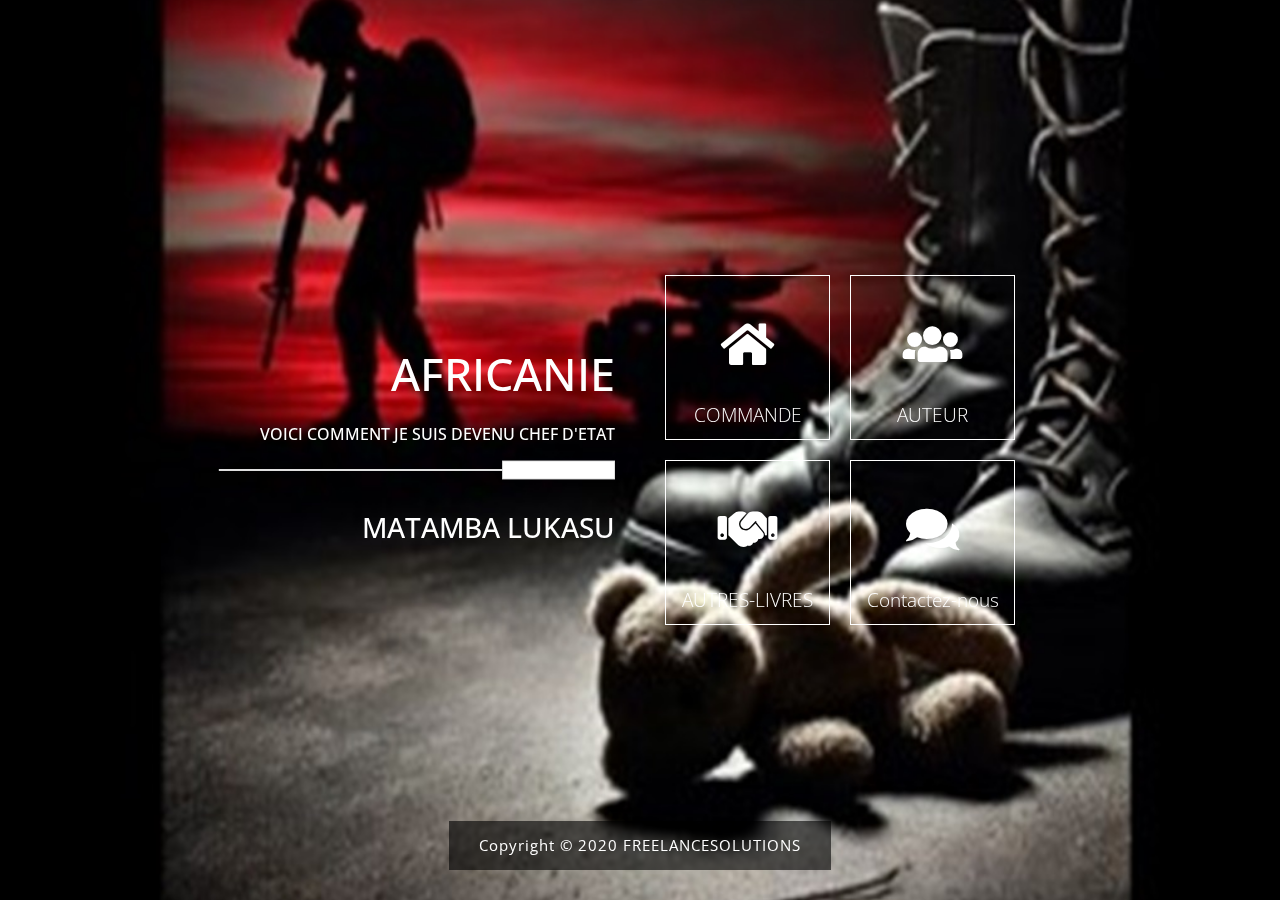
<file: Africanie popup/index.html>
<!DOCTYPE html>
<html lang="en">

<head>
    <meta charset="utf-8">
    <meta name="viewport" content="width=device-width, initial-scale=1">

    <title>AFRICANIE</title>
    
    <!-- load CSS -->
    <link rel="stylesheet" href="https://fonts.googleapis.com/css?family=Open+Sans:300">
    <!-- Google web font "Open Sans" -->
    <link rel="stylesheet" href="css/bootstrap.min.css"> <!-- https://getbootstrap.com/ -->
    <link rel="stylesheet" href="fontawesome/css/fontawesome-all.min.css"> <!-- https://fontawesome.com/ -->
    <link rel="stylesheet" type="text/css" href="slick/slick.css" /> <!-- http://kenwheeler.github.io/slick/ -->
    <link rel="stylesheet" type="text/css" href="slick/slick-theme.css" />
    <link rel="stylesheet" href="css/tooplate-style.css"> <!-- Templatemo style -->

    <script>document.documentElement.className = "js"; var supportsCssVars = function () { var e, t = document.createElement("style"); return t.innerHTML = "root: { --tmp-var: bold; }", document.head.appendChild(t), e = !!(window.CSS && window.CSS.supports && window.CSS.supports("font-weight", "var(--tmp-var)")), t.parentNode.removeChild(t), e }; supportsCssVars() || alert("Please view this in a modern browser such as latest version of Chrome or Microsoft Edge.");</script>

</head>

<body>
    <div id="tm-bg"></div>
    <div id="tm-wrap">
        <div class="tm-main-content">
            <div class="container tm-site-header-container">
                <div class="row">
                    <div class="col-sm-12 col-md-6 col-lg-6 col-md-col-xl-6 mb-md-0 mb-sm-4 mb-4 tm-site-header-col">
                        <div class="tm-site-header">
                            <h1 class="mb-4">AFRICANIE</h1>
                            <h6>VOICI COMMENT JE SUIS DEVENU CHEF D'ETAT</h6>
                            <img src="img/underline.png" class="img-fluid mb-4">
                            <h3>MATAMBA LUKASU</h3>
                        </div>
                    </div>
                    <div class="col-sm-12 col-md-6 col-lg-6 col-xl-6">
                        <div class="content">
                            <div class="grid">
                                <div class="grid__item" id="home-link">
                                    <div class="product">
                                        <div class="tm-nav-link">
                                            <i class="fas fa-home fa-3x tm-nav-icon"></i>
                                            <span class="tm-nav-text">COMMANDE </span>
                                            <div class="product__bg"></div>
                                        </div>
                                        <div class="product__description">
                                            <div class="row mb-3">
                                                <div class="col-12">
                                                    <h2 class="tm-page-title">AFRICANIE</h2>
                                                </div>
                                            </div>
                                            <div class="row">
                                                <div class="col-sm-12 col-md-6 col-lg-6 col-xl-6">
                                                    <img src="img/welcome-1.jpg" class="img-fluid mb-3">
                                                    <!-- <p>Du Soudan au Congo, en passant par l'Éthiopie, le Rwanda et la RDC, les chefs de guerre sont dépeints à travers une narration puissante, loin du silence des médias traditionnels, et nous interpellent pour une révolte collective afin de changer le cours de l'histoire africaine. Africanie représente aussi cette Afrique que l'on ne regardera plus à travers les memes prismes. </p> -->
                                                    <!-- <p>Please tell your friends about <a rel="nofollow" href="https://fb.com/tooplate" target="_parent">Tooplate</a>. That will be very helpful for us. Thank you.</p>     -->
                                                    <p>Précommandez votre exemplaire maintenant</p>

                                                    <a href="https://wa.me/243842129419?text=Bonjour%2C%20je%20souhaite%20précommander%20mon%20exemplaire."
                                                        target="_blank" class="btn tm-btn-gray">WhatsApp</a>

                                                </div>
                                                <div class="col-sm-12 col-md-6 col-lg-6 col-xl-6">
                                                    <p>Africanie nous plonge dans un univers littéraire rarement
                                                        exploré.</p>
                                                    <!-- <p>précommandez votre exemplaire maintenant</p> -->
                                                    <img src="img/welcome-2.jpg" class="img-fluid">
                                                </div>
                                            </div>

                                        </div>
                                    </div>
                                </div>

                                <div class="grid__item" id="team-link">
                                    <div class="product">
                                        <div class="tm-nav-link">
                                            <i class="fas fa-users fa-3x tm-nav-icon"></i>
                                            <span class="tm-nav-text">AUTEUR</span>
                                            <div class="product__bg"></div>
                                        </div>
                                        <div class="product__description">
                                            <div class="p-sm-4 p-2">
                                                <div class="row mb-3">
                                                    <div class="col-12">
                                                        <h2 class="tm-page-title">À propos de l'auteur</h2>
                                                    </div>
                                                </div>
                                                <div class="row tm-reverse-sm">
                                                    <div class="col-sm-12 col-md-8 col-lg-8 col-xl-8">
                                                        <p class="mb-4"> Matamba Lukasu est un auteur profondément
                                                            engagé, plaçant
                                                            l'Afrique et ses réalités au cœur de ses écrits. Auteur de
                                                            livres tels
                                                            que À toi qui n'es pas comme moi et À la recherche d'un moi
                                                            perdu, ainsi que de plusieurs publications professionnelles,
                                                            il se
                                                            distingue par une approche qui interpelle souvent son
                                                            lectorat de
                                                            manière provocatrice. Son objectif est d’éveiller la
                                                            conscience
                                                            collective sur les véritables enjeux du développement
                                                            africain. À
                                                            travers ses récits, il expose sans détour les erreurs des
                                                            gouvernements et les abus des multinationales, tout en
                                                            cherchant
                                                            à provoquer une prise de conscience et une action collective
                                                            pour
                                                            un avenir meilleur.</p>
                                                        <p class="mb-4">Son œuvre Africanie, dont Voici comment je suis
                                                            devenu chef
                                                            d’État n'est que le début, se présente comme une chronique
                                                            ouverte, laissant la porte à d'autres livres qui exploreront
                                                            davantage ce thème. Cette série pourrait continuer à traiter
                                                            des
                                                            défis contemporains de l'Afrique, en mettant en lumière les
                                                            dynamiques politiques, économiques, sociales du continent.
                                                            Africanie est aussi une porte entrouverte sur le réveil d’un
                                                            Afrique
                                                            liberer de ses vieux démons.</p>
                                                        <p class="mb-5">À travers cette approche, Matamba Lukasu cherche
                                                            à pousser
                                                            encore plus loin la réflexion sur le développement africain,
                                                            en
                                                            interpellant constamment son lectorat sur les enjeux qui
                                                            façonneront l'avenir du continent. L’auteur espère jouer
                                                            ainsi un
                                                            rôle crucial dans l'émergence de voix africaines
                                                            authentiques qui
                                                            aspirent à un véritable changement.
                                                        </p>
                                                        <!-- <a href="#" class="btn tm-btn-gray">Read More</a>         -->
                                                    </div>
                                                    <div
                                                        class="col-sm-12 col-md-4 col-lg-4 col-xl-4 mb-lg-0 mb-sm-4 mb-4">
                                                        <img src="img/team.jpg" class="img-fluid">
                                                    </div>
                                                </div>
                                            </div>
                                        </div>
                                    </div>
                                </div>

                                <div class="grid__item">
                                    <div class="product">
                                        <div class="tm-nav-link">
                                            <i class="fas fa-handshake fa-3x tm-nav-icon"></i>
                                            <span class="tm-nav-text">AUTRES-LIVRES</span>
                                            <div class="product__bg"></div>
                                        </div>
                                        <div class="product__description">
                                            <div class="p-sm-4 p-2">
                                                <div class="row mb-3">
                                                    <div class="col-12">
                                                        <h2 class="tm-page-title">AUTRES LIVRES DE Matamba Lukasu</h2>
                                                    </div>
                                                </div>
                                                <div class="row mb-3">
                                                    <div class="col-12">
                                                        <a href="https://www.amazon.fr/toi-qui-nes-pas-comme/dp/1533549044" class="bold-white-link" >A toi qui n'es pas comme Moi </a>
                                                        <br>
                                                        <a href="https://www.amazon.fr/recherche-dun-moi-perdu-ebook/dp/B06Y21N8ML" class="bold-white-link">A la recherche d'un moi perdu</a>
                                                        <br>
                                                        <a href="https://www.amazon.fr/Sand-bag-Building-Practical-English-ebook/dp/B0BTC9WH1Z/ref=sr_1_1?__mk_fr_FR=%C3%85M%C3%85%C5%BD%C3%95%C3%91&crid=3I6PF1MILKHIP&dib=eyJ2IjoiMSJ9.ddNgKYP7uGUeEJROKaNcI3Q7AleqIrEALCso2h8t-I5HVWN7Qm0MIdbHGjH3xI5qSP8yE8XDE6xVEKMWWOzWdDm9JSfu6l8nX3Ws9itlpXw.EY03FITO3mkeDT5La2HP2Gt8LEG7gG0gtptY0RpjN_k&dib_tag=se&keywords=Sand+bag+Building+the+practical+method&nsdOptOutParam=true&qid=1736493422&sprefix=sand+bag+building+the+practical+method%2Caps%2C301&sr=8-1" class="bold-white-link">Sand bag Building: The Practical Aspect</a>
                                                        <!-- <p>Africanie nous plonge dans un univers littéraire rarement
                                                            exploré. Le thème sombre met en lumière la froideur des
                                                            protagonistes et les réalités incroyables, mais pourtant
                                                            quotidiennes, de millions de familles dans certaines parties
                                                            de l'Afrique</p> -->
                                                    </div>
                                                </div>
                                                <div class="row">
                                                    <div class="col-12">
                                                        <div class="p-sm-4 p-2 tm-img-container">
                                                            <div class="tm-img-slider" id="tmImgSlider">
                                                                <a href="#" class="tm-slider-img-link"><img
                                                                        src="img/gallery-img-01-tn.jpg" alt="Image 1"
                                                                        class="img-fluid tm-slider-img"></a>
                                                                <a href="#" class="tm-slider-img-link"><img
                                                                        src="img/gallery-img-02-tn.jpg" alt="Image 2"
                                                                        class="img-fluid tm-slider-img"></a>
                                                                <a href="#" class="tm-slider-img-link"><img
                                                                        src="img/gallery-img-03-tn.jpg" alt="Image 3"
                                                                        class="img-fluid tm-slider-img"></a>
                                                                <a href="#" class="tm-slider-img-link"><img
                                                                        src="img/gallery-img-04-tn.jpg" alt="Image 4"
                                                                        class="img-fluid tm-slider-img"></a>
                                                                <a href="#" class="tm-slider-img-link"><img
                                                                        src="img/gallery-img-05-tn.jpg" alt="Image 5"
                                                                        class="img-fluid tm-slider-img"></a>
                                                                <a href="#" class="tm-slider-img-link"><img
                                                                        src="img/gallery-img-06-tn.jpg" alt="Image 6"
                                                                        class="img-fluid tm-slider-img"></a>
                                                            </div>
                                                        </div>
                                                    </div>
                                                </div>
                                            </div>
                                        </div>
                                    </div>
                                </div>

                                <div class="grid__item">
                                    <div class="product">
                                        <div class="tm-nav-link">
                                            <i class="fas fa-comments fa-3x tm-nav-icon"></i>
                                            <span class="tm-nav-text">Contactez-nous</span>
                                            <div class="product__bg"></div>             
                                        </div>                                                              
                                        <div class="product__description">
                                            <div class="pt-sm-4 pb-sm-4 pl-sm-5 pr-sm-5 pt-2 pb-2 pl-3 pr-3">
                                                <div class="row mb-3">
                                                    <div class="col-12">
                                                        <h2 class="tm-page-title">Contactez-nous</h2>        
                                                    </div>
                                                </div>
                                                <div class="row mb-4">
                                                    <div class="col-12">
                                                        <p>Contactez-nous pour obtenir votre exemplaire du livre <b>AFRICANIE</b>.</p>
                                                    </div>
                                                </div>
                                                <div class="row">
                                                    <div class="col-12">
                                                        <!-- Use Formspree or similar service -->
                                                        <form action="https://formspree.io/f/your-form-id" method="POST" class="contact-form">
                                                            <div class="row">
                                                                <div class="form-group col-md-6 col-lg-6 col-xl-6">
                                                                  <input type="text" name="name" class="form-control" placeholder="Nom" required />
                                                                </div>
                                                                <div class="form-group col-md-6 col-lg-6 col-xl-6 tm-col-email">
                                                                  <input type="email" name="email" class="form-control" placeholder="E-mail" required />
                                                                </div>
                                                            </div>                                                        
                                                            <div class="form-group">
                                                              <textarea name="message" class="form-control" rows="9" placeholder="Message" required></textarea>
                                                            </div>
                                                            <button type="submit" class="btn btn-primary tm-btn-submit">Submit</button>
                                                        </form>
                                                    </div>
                                                </div>
                                            </div>                                            
                                        </div>
                                    </div>
                                </div>
                                
                            </div>
                        </div>
                    </div>
                </div>
            </div>
            <footer>
                <p class="small tm-copyright-text">Copyright &copy; <span class="tm-current-year">2020</span> FREELANCESOLUTIONS

                    <!-- Design: <a rel="nofollow" href="https://www.tooplate.com" class="tm-text-highlight">Tooplate</a></p> -->
            </footer>
        </div> <!-- .tm-main-content -->
    </div>
    <!-- load JS -->
    <script src="js/jquery-3.2.1.slim.min.js"></script> <!-- https://jquery.com/ -->
    <script src="slick/slick.min.js"></script> <!-- http://kenwheeler.github.io/slick/ -->
    <script src="js/anime.min.js"></script> <!-- http://animejs.com/ -->
    <script src="js/main.js"></script>
    <script>

        function setupFooter() {
            var pageHeight = $('.tm-site-header-container').height() + $('footer').height() + 100;

            var main = $('.tm-main-content');

            if ($(window).height() < pageHeight) {
                main.addClass('tm-footer-relative');
            }
            else {
                main.removeClass('tm-footer-relative');
            }
        }

        /* DOM is ready
        ------------------------------------------------*/



    </script>

</body>

</html>
</file>
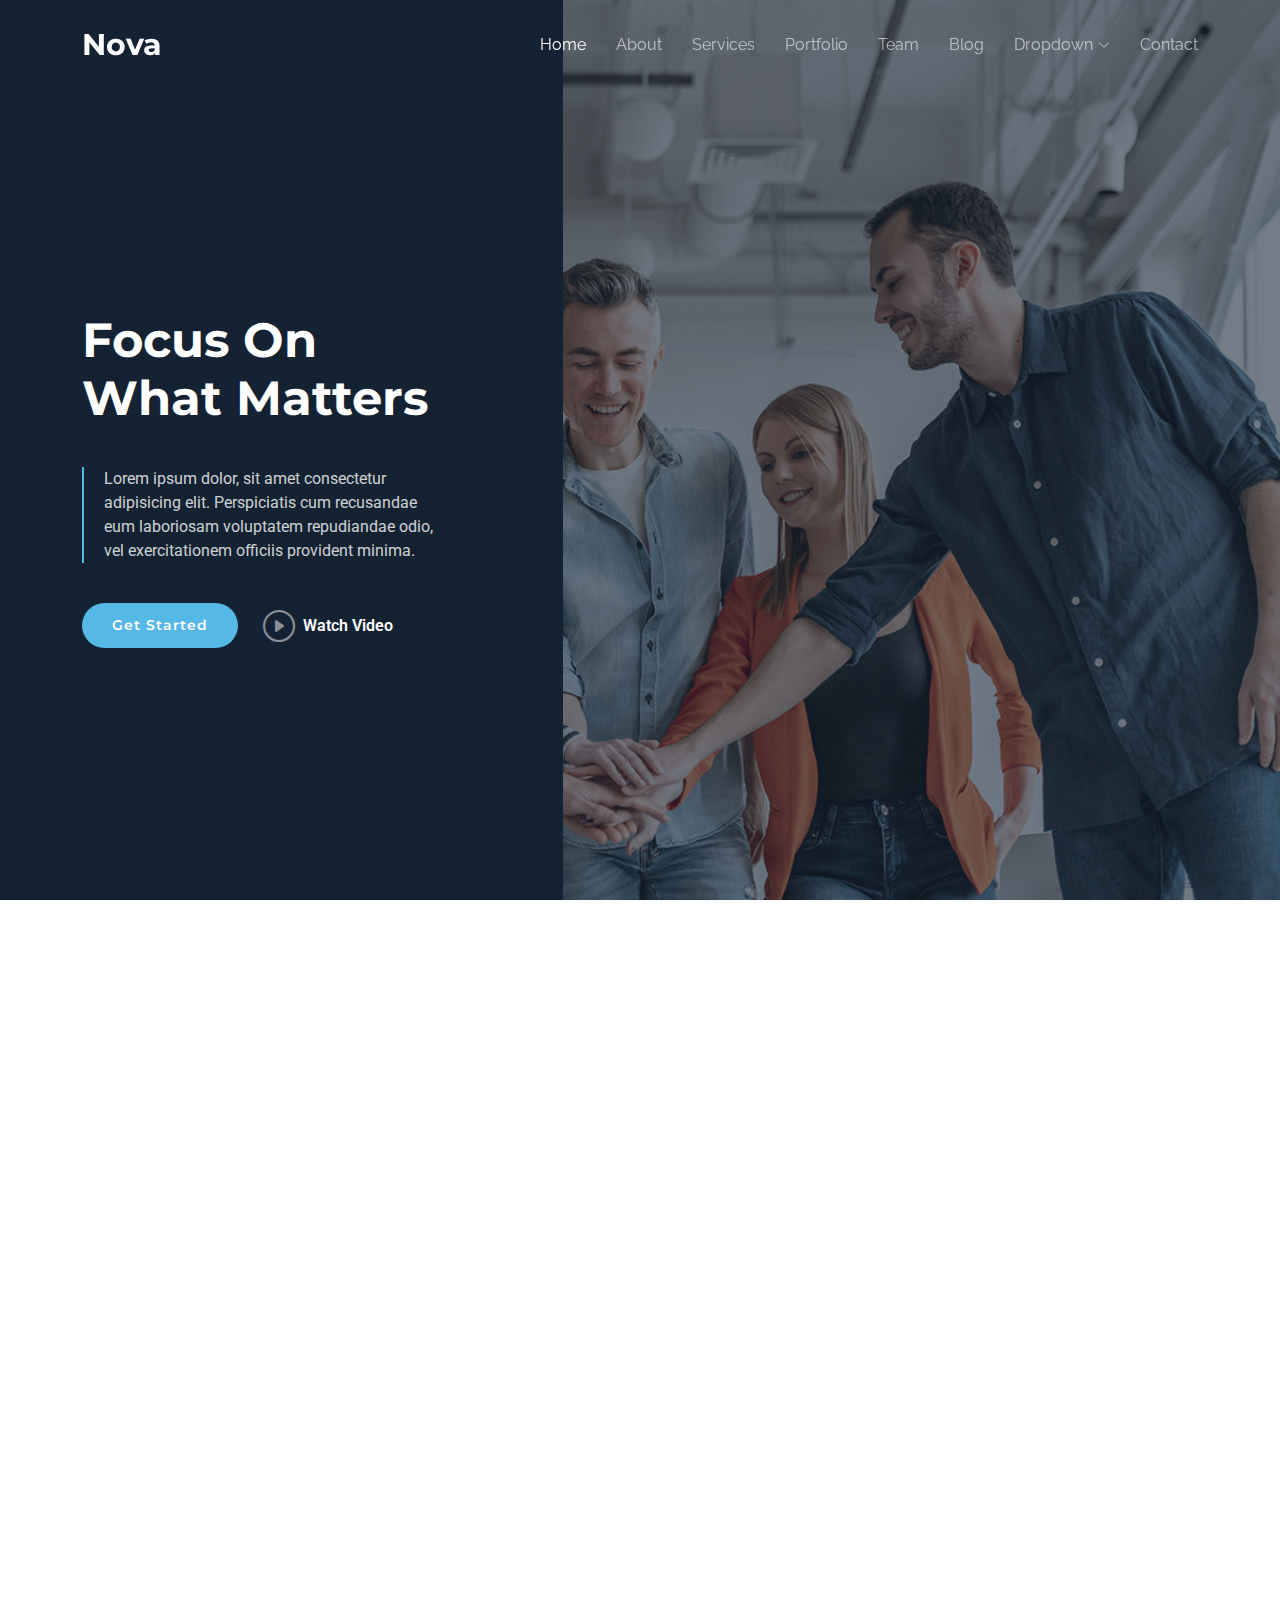
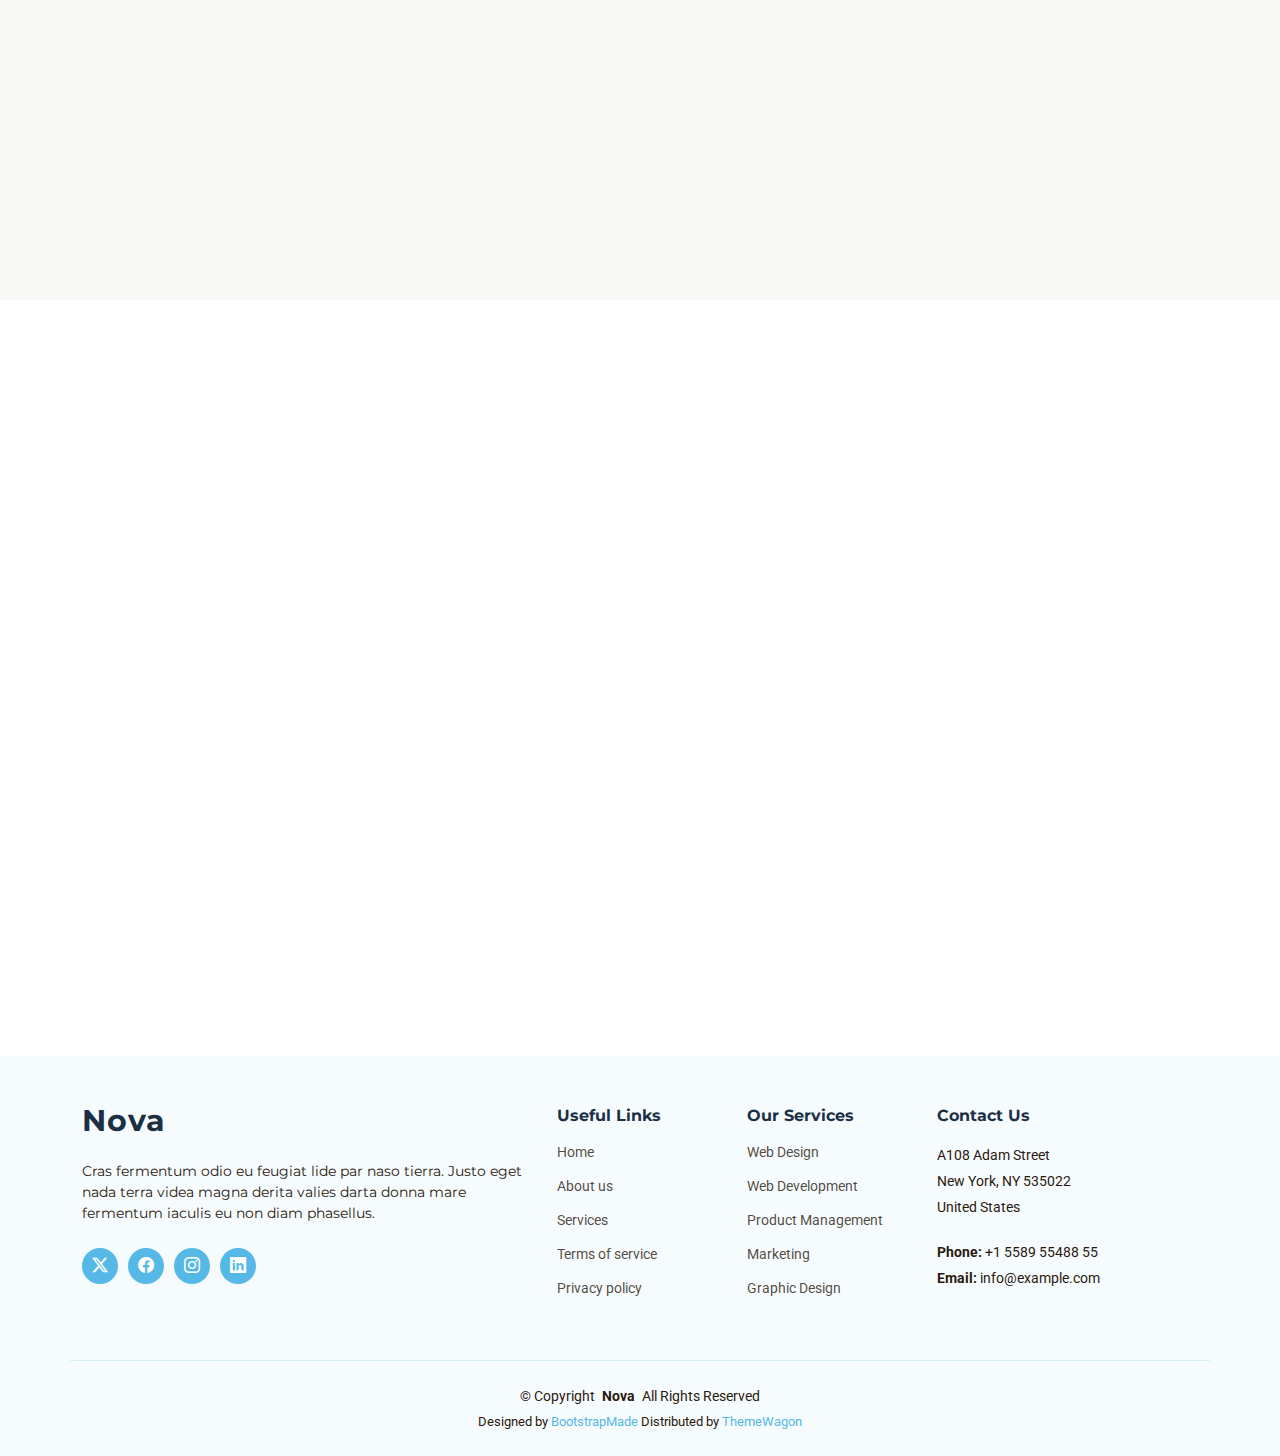
<file: Camus Sarlu/index.html>
<!DOCTYPE html>
<html lang="en">

<head>
  <meta charset="utf-8">
  <meta content="width=device-width, initial-scale=1.0" name="viewport">
  <title>Index - Nova Bootstrap Template</title>
  <meta name="description" content="">
  <meta name="keywords" content="">

  <!-- Favicons -->
  <link href="assets/img/favicon.png" rel="icon">
  <link href="assets/img/apple-touch-icon.png" rel="apple-touch-icon">

  <!-- Fonts -->
  <link href="https://fonts.googleapis.com" rel="preconnect">
  <link href="https://fonts.gstatic.com" rel="preconnect" crossorigin>
  <link href="https://fonts.googleapis.com/css2?family=Roboto:ital,wght@0,100;0,300;0,400;0,500;0,700;0,900;1,100;1,300;1,400;1,500;1,700;1,900&family=Montserrat:ital,wght@0,100;0,200;0,300;0,400;0,500;0,600;0,700;0,800;0,900;1,100;1,200;1,300;1,400;1,500;1,600;1,700;1,800;1,900&family=Raleway:ital,wght@0,100;0,200;0,300;0,400;0,500;0,600;0,700;0,800;0,900;1,100;1,200;1,300;1,400;1,500;1,600;1,700;1,800;1,900&display=swap" rel="stylesheet">

  <!-- Vendor CSS Files -->
  <link href="assets/vendor/bootstrap/css/bootstrap.min.css" rel="stylesheet">
  <link href="assets/vendor/bootstrap-icons/bootstrap-icons.css" rel="stylesheet">
  <link href="assets/vendor/aos/aos.css" rel="stylesheet">
  <link href="assets/vendor/glightbox/css/glightbox.min.css" rel="stylesheet">
  <link href="assets/vendor/swiper/swiper-bundle.min.css" rel="stylesheet">

  <!-- Main CSS File -->
  <link href="assets/css/main.css" rel="stylesheet">

  <!-- =======================================================
  * Template Name: Nova
  * Template URL: https://bootstrapmade.com/nova-bootstrap-business-template/
  * Updated: Aug 07 2024 with Bootstrap v5.3.3
  * Author: BootstrapMade.com
  * License: https://bootstrapmade.com/license/
  ======================================================== -->
</head>

<body class="index-page">

  <header id="header" class="header d-flex align-items-center fixed-top">
    <div class="container-fluid container-xl position-relative d-flex align-items-center justify-content-between">

      <a href="index.html" class="logo d-flex align-items-center">
        <!-- Uncomment the line below if you also wish to use an image logo -->
        <!-- <img src="assets/img/logo.png" alt=""> -->
        <h1 class="sitename">Nova</h1>
      </a>

      <nav id="navmenu" class="navmenu">
        <ul>
          <li><a href="index.html" class="active">Home<br></a></li>
          <li><a href="about.html">About</a></li>
          <li><a href="services.html">Services</a></li>
          <li><a href="portfolio.html">Portfolio</a></li>
          <li><a href="team.html">Team</a></li>
          <li><a href="blog.html">Blog</a></li>
          <li class="dropdown"><a href="#"><span>Dropdown</span> <i class="bi bi-chevron-down toggle-dropdown"></i></a>
            <ul>
              <li><a href="#">Dropdown 1</a></li>
              <li class="dropdown"><a href="#"><span>Deep Dropdown</span> <i class="bi bi-chevron-down toggle-dropdown"></i></a>
                <ul>
                  <li><a href="#">Deep Dropdown 1</a></li>
                  <li><a href="#">Deep Dropdown 2</a></li>
                  <li><a href="#">Deep Dropdown 3</a></li>
                  <li><a href="#">Deep Dropdown 4</a></li>
                  <li><a href="#">Deep Dropdown 5</a></li>
                </ul>
              </li>
              <li><a href="#">Dropdown 2</a></li>
              <li><a href="#">Dropdown 3</a></li>
              <li><a href="#">Dropdown 4</a></li>
            </ul>
          </li>
          <li><a href="contact.html">Contact</a></li>
        </ul>
        <i class="mobile-nav-toggle d-xl-none bi bi-list"></i>
      </nav>

    </div>
  </header>

  <main class="main">

    <!-- Hero Section -->
    <section id="hero" class="hero section dark-background">

      <img src="assets/img/hero-bg.jpg" alt="" data-aos="fade-in">

      <div class="container">
        <div class="row">
          <div class="col-xl-4">
            <h1 data-aos="fade-up">Focus On What Matters</h1>
            <blockquote data-aos="fade-up" data-aos-delay="100">
              <p>Lorem ipsum dolor, sit amet consectetur adipisicing elit. Perspiciatis cum recusandae eum laboriosam voluptatem repudiandae odio, vel exercitationem officiis provident minima. </p>
            </blockquote>
            <div class="d-flex" data-aos="fade-up" data-aos-delay="200">
              <a href="#about" class="btn-get-started">Get Started</a>
              <a href="https://www.youtube.com/watch?v=Y7f98aduVJ8" class="glightbox btn-watch-video d-flex align-items-center"><i class="bi bi-play-circle"></i><span>Watch Video</span></a>
            </div>
          </div>
        </div>
      </div>

    </section><!-- /Hero Section -->

    <!-- Why Us Section -->
    <section id="why-us" class="why-us section">

      <div class="container">

        <div class="row g-0">

          <div class="col-xl-5 img-bg" data-aos="fade-up" data-aos-delay="100">
            <img src="assets/img/why-us-bg.jpg" alt="">
          </div>

          <div class="col-xl-7 slides position-relative" data-aos="fade-up" data-aos-delay="200">

            <div class="swiper init-swiper">
              <script type="application/json" class="swiper-config">
                {
                  "loop": true,
                  "speed": 600,
                  "autoplay": {
                    "delay": 5000
                  },
                  "slidesPerView": "auto",
                  "centeredSlides": true,
                  "pagination": {
                    "el": ".swiper-pagination",
                    "type": "bullets",
                    "clickable": true
                  },
                  "navigation": {
                    "nextEl": ".swiper-button-next",
                    "prevEl": ".swiper-button-prev"
                  }
                }
              </script>
              <div class="swiper-wrapper">

                <div class="swiper-slide">
                  <div class="item">
                    <h3 class="mb-3">Let's grow your business together</h3>
                    <h4 class="mb-3">Optio reiciendis accusantium iusto architecto at quia minima maiores quidem, dolorum.</h4>
                    <p>Lorem ipsum dolor sit amet consectetur adipisicing elit. Repellendus, ipsam perferendis asperiores explicabo vel tempore velit totam, natus nesciunt accusantium dicta quod quibusdam ipsum maiores nobis non, eum. Ullam reiciendis dignissimos laborum aut, magni voluptatem velit doloribus quas sapiente optio.</p>
                  </div>
                </div><!-- End slide item -->

                <div class="swiper-slide">
                  <div class="item">
                    <h3 class="mb-3">Unde perspiciatis ut repellat dolorem</h3>
                    <h4 class="mb-3">Amet cumque nam sed voluptas doloribus iusto. Dolorem eos aliquam quis.</h4>
                    <p>Dolorem quia fuga consectetur voluptatem. Earum consequatur nulla maxime necessitatibus cum accusamus. Voluptatem dolorem ut numquam dolorum delectus autem veritatis facilis. Et ea ut repellat ea. Facere est dolores fugiat dolor.</p>
                  </div>
                </div><!-- End slide item -->

                <div class="swiper-slide">
                  <div class="item">
                    <h3 class="mb-3">Aliquid non alias minus</h3>
                    <h4 class="mb-3">Necessitatibus voluptatibus explicabo dolores a vitae voluptatum.</h4>
                    <p>Neque voluptates aut. Soluta aut perspiciatis porro deserunt. Voluptate ut itaque velit. Aut consectetur voluptatem aspernatur sequi sit laborum. Voluptas enim dolorum fugiat aut.</p>
                  </div>
                </div><!-- End slide item -->

                <div class="swiper-slide">
                  <div class="item">
                    <h3 class="mb-3">Necessitatibus suscipit non voluptatem quibusdam</h3>
                    <h4 class="mb-3">Tempora quos est ut quia adipisci ut voluptas. Deleniti laborum soluta nihil est. Eum similique neque autem ut.</h4>
                    <p>Ut rerum et autem vel. Et rerum molestiae aut sit vel incidunt sit at voluptatem. Saepe dolorem et sed voluptate impedit. Ad et qui sint at qui animi animi rerum.</p>
                  </div>
                </div><!-- End slide item -->

              </div>
              <div class="swiper-pagination"></div>
            </div>

            <div class="swiper-button-prev"></div>
            <div class="swiper-button-next"></div>
          </div>

        </div>

      </div>

    </section><!-- /Why Us Section -->

    <!-- Services Section -->
    <section id="services" class="services section">

      <!-- Section Title -->
      <div class="container section-title" data-aos="fade-up">
        <h2>Our Services</h2>
        <p>Necessitatibus eius consequatur ex aliquid fuga eum quidem sint consectetur velit</p>
      </div><!-- End Section Title -->

      <div class="container">

        <div class="row gy-4">

          <div class="col-lg-4 col-md-6 service-item d-flex" data-aos="fade-up" data-aos-delay="100">
            <div class="icon flex-shrink-0"><i class="bi bi-briefcase" style="color: #f57813;"></i></div>
            <div>
              <h4 class="title">Lorem Ipsum</h4>
              <p class="description">Voluptatum deleniti atque corrupti quos dolores et quas molestias excepturi sint occaecati cupiditate non provident</p>
              <a href="#" class="readmore stretched-link"><span>Learn More</span><i class="bi bi-arrow-right"></i></a>
            </div>
          </div>
          <!-- End Service Item -->

          <div class="col-lg-4 col-md-6 service-item d-flex" data-aos="fade-up" data-aos-delay="200">
            <div class="icon flex-shrink-0"><i class="bi bi-card-checklist" style="color: #15a04a;"></i></div>
            <div>
              <h4 class="title">Dolor Sitema</h4>
              <p class="description">Minim veniam, quis nostrud exercitation ullamco laboris nisi ut aliquip ex ea commodo consequat tarad limino ata</p>
              <a href="#" class="readmore stretched-link"><span>Learn More</span><i class="bi bi-arrow-right"></i></a>
            </div>
          </div><!-- End Service Item -->

          <div class="col-lg-4 col-md-6 service-item d-flex" data-aos="fade-up" data-aos-delay="300">
            <div class="icon flex-shrink-0"><i class="bi bi-bar-chart" style="color: #d90769;"></i></div>
            <div>
              <h4 class="title">Sed ut perspiciatis</h4>
              <p class="description">Duis aute irure dolor in reprehenderit in voluptate velit esse cillum dolore eu fugiat nulla pariatur</p>
              <a href="#" class="readmore stretched-link"><span>Learn More</span><i class="bi bi-arrow-right"></i></a>
            </div>
          </div><!-- End Service Item -->

          <div class="col-lg-4 col-md-6 service-item d-flex" data-aos="fade-up" data-aos-delay="400">
            <div class="icon flex-shrink-0"><i class="bi bi-binoculars" style="color: #15bfbc;"></i></div>
            <div>
              <h4 class="title">Magni Dolores</h4>
              <p class="description">Excepteur sint occaecat cupidatat non proident, sunt in culpa qui officia deserunt mollit anim id est laborum</p>
              <a href="#" class="readmore stretched-link"><span>Learn More</span><i class="bi bi-arrow-right"></i></a>
            </div>
          </div><!-- End Service Item -->

          <div class="col-lg-4 col-md-6 service-item d-flex" data-aos="fade-up" data-aos-delay="500">
            <div class="icon flex-shrink-0"><i class="bi bi-brightness-high" style="color: #f5cf13;"></i></div>
            <div>
              <h4 class="title">Nemo Enim</h4>
              <p class="description">At vero eos et accusamus et iusto odio dignissimos ducimus qui blanditiis praesentium voluptatum deleniti atque</p>
              <a href="#" class="readmore stretched-link"><span>Learn More</span><i class="bi bi-arrow-right"></i></a>
            </div>
          </div><!-- End Service Item -->

          <div class="col-lg-4 col-md-6 service-item d-flex" data-aos="fade-up" data-aos-delay="600">
            <div class="icon flex-shrink-0"><i class="bi bi-calendar4-week" style="color: #1335f5;"></i></div>
            <div>
              <h4 class="title">Eiusmod Tempor</h4>
              <p class="description">Et harum quidem rerum facilis est et expedita distinctio. Nam libero tempore, cum soluta nobis est eligendi</p>
              <a href="#" class="readmore stretched-link"><span>Learn More</span><i class="bi bi-arrow-right"></i></a>
            </div>
          </div><!-- End Service Item -->

        </div>

      </div>

    </section><!-- /Services Section -->

    <!-- Call To Action Section -->
    <section id="call-to-action" class="call-to-action section dark-background">

      <img src="assets/img/cta-bg.jpg" alt="">

      <div class="container">
        <div class="row justify-content-center" data-aos="zoom-in" data-aos-delay="100">
          <div class="col-xl-10">
            <div class="text-center">
              <h3>Call To Action</h3>
              <p>Duis aute irure dolor in reprehenderit in voluptate velit esse cillum dolore eu fugiat nulla pariatur. Excepteur sint occaecat cupidatat non proident, sunt in culpa qui officia deserunt mollit anim id est laborum.</p>
              <a class="cta-btn" href="#">Call To Action</a>
            </div>
          </div>
        </div>
      </div>

    </section><!-- /Call To Action Section -->

    <!-- Features Section -->
    <section id="features" class="features section">

      <div class="container">
        <div class="row">
          <div class="col-lg-7" data-aos="fade-up" data-aos-delay="100">
            <h3 class="mb-0">Powerful Features for</h3>
            <h3>Your Business</h3>

            <div class="row gy-4">

              <div class="col-md-6">
                <div class="icon-list d-flex">
                  <i class="bi bi-eye" style="color: #ff8b2c;"></i>
                  <span>Easy Cart Features</span>
                </div>
              </div><!-- End Icon List Item-->

              <div class="col-md-6">
                <div class="icon-list d-flex">
                  <i class="bi bi-infinity" style="color: #5578ff;"></i>
                  <span>Sit amet consectetur adipisicing</span>
                </div>
              </div><!-- End Icon List Item-->

              <div class="col-md-6">
                <div class="icon-list d-flex">
                  <i class="bi bi-mortarboard" style="color: #e80368;"></i>
                  <span>Ipsum Rerum Explicabo</span>
                </div>
              </div><!-- End Icon List Item-->

              <div class="col-md-6">
                <div class="icon-list d-flex">
                  <i class="bi bi-star" style="color: #ffa76e;"></i>
                  <span>Easy Cart Features</span>
                </div>
              </div><!-- End Icon List Item-->

              <div class="col-md-6">
                <div class="icon-list d-flex">
                  <i class="bi bi-x-diamond" style="color: #11dbcf;"></i>
                  <span>Easy Cart Features</span>
                </div>
              </div><!-- End Icon List Item-->

              <div class="col-md-6">
                <div class="icon-list d-flex">
                  <i class="bi bi-camera-video" style="color: #4233ff;"></i>
                  <span>Sit amet consectetur adipisicing</span>
                </div>
              </div><!-- End Icon List Item-->

              <div class="col-md-6">
                <div class="icon-list d-flex">
                  <i class="bi bi-brightness-high" style="color: #29cc61;"></i>
                  <span>Ipsum Rerum Explicabo</span>
                </div>
              </div><!-- End Icon List Item-->

              <div class="col-md-6">
                <div class="icon-list d-flex">
                  <i class="bi bi-activity" style="color: #ff5828;"></i>
                  <span>Easy Cart Features</span>
                </div>
              </div><!-- End Icon List Item-->
            </div>
          </div>
          <div class="col-lg-5 position-relative" data-aos="zoom-out" data-aos-delay="200">
            <div class="phone-wrap">
              <img src="assets/img/iphone.png" alt="Image" class="img-fluid">
            </div>
          </div>
        </div>

      </div>

      <div class="details">
        <div class="container">
          <div class="row">
            <div class="col-md-6" data-aos="fade-up" data-aos-delay="300">
              <h4>Labore Sdio Lidui<br>Bonde Naruto</h4>
              <p>Lorem ipsum dolor sit amet, consectetur adipisicing elit. Numquam nostrum molestias doloremque quae delectus odit minima corrupti blanditiis quo animi!</p>
              <a href="#about" class="btn-get-started">Get Started</a>
            </div>
          </div>
        </div>
      </div>

    </section><!-- /Features Section -->

    <!-- Recent Posts Section -->
    <section id="recent-posts" class="recent-posts section">

      <!-- Section Title -->
      <div class="container section-title" data-aos="fade-up">
        <h2>Recent Blog Posts</h2>

      </div><!-- End Section Title -->

      <div class="container">

        <div class="row gy-5">

          <div class="col-xl-3 col-md-6" data-aos="fade-up" data-aos-delay="200">
            <div class="post-box">
              <div class="post-img"><img src="assets/img/blog/blog-1.jpg" class="img-fluid" alt=""></div>
              <div class="meta">
                <span class="post-date">Tue, December 12</span>
                <span class="post-author"> / Julia Parker</span>
              </div>
              <h3 class="post-title">Eum ad dolor et. Autem aut fugiat debitis</h3>
              <p>Illum voluptas ab enim placeat. Adipisci enim velit nulla. Vel omnis laudantium. Asperiores eum ipsa est officiis. Modi qui magni est...</p>
              <a href="blog-details.html" class="readmore stretched-link"><span>Read More</span><i class="bi bi-arrow-right"></i></a>
            </div>
          </div>

          <div class="col-xl-3 col-md-6" data-aos="fade-up" data-aos-delay="400">
            <div class="post-box">
              <div class="post-img"><img src="assets/img/blog/blog-2.jpg" class="img-fluid" alt=""></div>
              <div class="meta">
                <span class="post-date">Fri, September 05</span>
                <span class="post-author"> / Mario Douglas</span>
              </div>
              <h3 class="post-title">Et repellendus molestiae qui est sed omnis</h3>
              <p>Voluptatem nesciunt omnis libero autem tempora enim ut ipsam id. Odit quia ab eum assumenda. Quisquam omnis doloribus...</p>
              <a href="blog-details.html" class="readmore stretched-link"><span>Read More</span><i class="bi bi-arrow-right"></i></a>
            </div>
          </div>

          <div class="col-xl-3 col-md-6" data-aos="fade-up" data-aos-delay="600">
            <div class="post-box">
              <div class="post-img"><img src="assets/img/blog/blog-3.jpg" class="img-fluid" alt=""></div>
              <div class="meta">
                <span class="post-date">Tue, July 27</span>
                <span class="post-author"> / Lisa Hunter</span>
              </div>
              <h3 class="post-title">Quia assumenda est et veritati</h3>
              <p>Quia nam eaque omnis explicabo similique eum quaerat similique laboriosam. Quis omnis repellat sed quae consectetur magnam...</p>
              <a href="blog-details.html" class="readmore stretched-link"><span>Read More</span><i class="bi bi-arrow-right"></i></a>
            </div>
          </div>

          <div class="col-xl-3 col-md-6" data-aos="fade-up" data-aos-delay="600">
            <div class="post-box">
              <div class="post-img"><img src="assets/img/blog/blog-4.jpg" class="img-fluid" alt=""></div>
              <div class="meta">
                <span class="post-date">Tue, Sep 16</span>
                <span class="post-author"> / Mario Douglas</span>
              </div>
              <h3 class="post-title">Pariatur quia facilis similique deleniti</h3>
              <p>Et consequatur eveniet nam voluptas commodi cumque ea est ex. Aut quis omnis sint ipsum earum quia eligendi...</p>
              <a href="blog-details.html" class="readmore stretched-link"><span>Read More</span><i class="bi bi-arrow-right"></i></a>
            </div>
          </div>

        </div>

      </div>

    </section><!-- /Recent Posts Section -->

  </main>

  <footer id="footer" class="footer light-background">

    <div class="footer-top">
      <div class="container">
        <div class="row gy-4">
          <div class="col-lg-5 col-md-12 footer-about">
            <a href="index.html" class="logo d-flex align-items-center">
              <span class="sitename">Nova</span>
            </a>
            <p>Cras fermentum odio eu feugiat lide par naso tierra. Justo eget nada terra videa magna derita valies darta donna mare fermentum iaculis eu non diam phasellus.</p>
            <div class="social-links d-flex mt-4">
              <a href=""><i class="bi bi-twitter-x"></i></a>
              <a href=""><i class="bi bi-facebook"></i></a>
              <a href=""><i class="bi bi-instagram"></i></a>
              <a href=""><i class="bi bi-linkedin"></i></a>
            </div>
          </div>

          <div class="col-lg-2 col-6 footer-links">
            <h4>Useful Links</h4>
            <ul>
              <li><a href="#">Home</a></li>
              <li><a href="#">About us</a></li>
              <li><a href="#">Services</a></li>
              <li><a href="#">Terms of service</a></li>
              <li><a href="#">Privacy policy</a></li>
            </ul>
          </div>

          <div class="col-lg-2 col-6 footer-links">
            <h4>Our Services</h4>
            <ul>
              <li><a href="#">Web Design</a></li>
              <li><a href="#">Web Development</a></li>
              <li><a href="#">Product Management</a></li>
              <li><a href="#">Marketing</a></li>
              <li><a href="#">Graphic Design</a></li>
            </ul>
          </div>

          <div class="col-lg-3 col-md-12 footer-contact text-center text-md-start">
            <h4>Contact Us</h4>
            <p>A108 Adam Street</p>
            <p>New York, NY 535022</p>
            <p>United States</p>
            <p class="mt-4"><strong>Phone:</strong> <span>+1 5589 55488 55</span></p>
            <p><strong>Email:</strong> <span>info@example.com</span></p>
          </div>

        </div>
      </div>
    </div>

    <div class="container copyright text-center">
      <p>© <span>Copyright</span> <strong class="px-1 sitename">Nova</strong> <span>All Rights Reserved</span></p>
      <div class="credits">
        <!-- All the links in the footer should remain intact. -->
        <!-- You can delete the links only if you've purchased the pro version. -->
        <!-- Licensing information: https://bootstrapmade.com/license/ -->
        <!-- Purchase the pro version with working PHP/AJAX contact form: [buy-url] -->
        Designed by <a href="https://bootstrapmade.com/">BootstrapMade</a> Distributed by <a href="https://themewagon.com">ThemeWagon</a>
      </div>
    </div>

  </footer>

  <!-- Scroll Top -->
  <a href="#" id="scroll-top" class="scroll-top d-flex align-items-center justify-content-center"><i class="bi bi-arrow-up-short"></i></a>

  <!-- Preloader -->
  <div id="preloader"></div>

  <!-- Vendor JS Files -->
  <script src="assets/vendor/bootstrap/js/bootstrap.bundle.min.js"></script>
  <script src="assets/vendor/php-email-form/validate.js"></script>
  <script src="assets/vendor/aos/aos.js"></script>
  <script src="assets/vendor/glightbox/js/glightbox.min.js"></script>
  <script src="assets/vendor/swiper/swiper-bundle.min.js"></script>
  <script src="assets/vendor/imagesloaded/imagesloaded.pkgd.min.js"></script>
  <script src="assets/vendor/isotope-layout/isotope.pkgd.min.js"></script>

  <!-- Main JS File -->
  <script src="assets/js/main.js"></script>

</body>

</html>
</file>
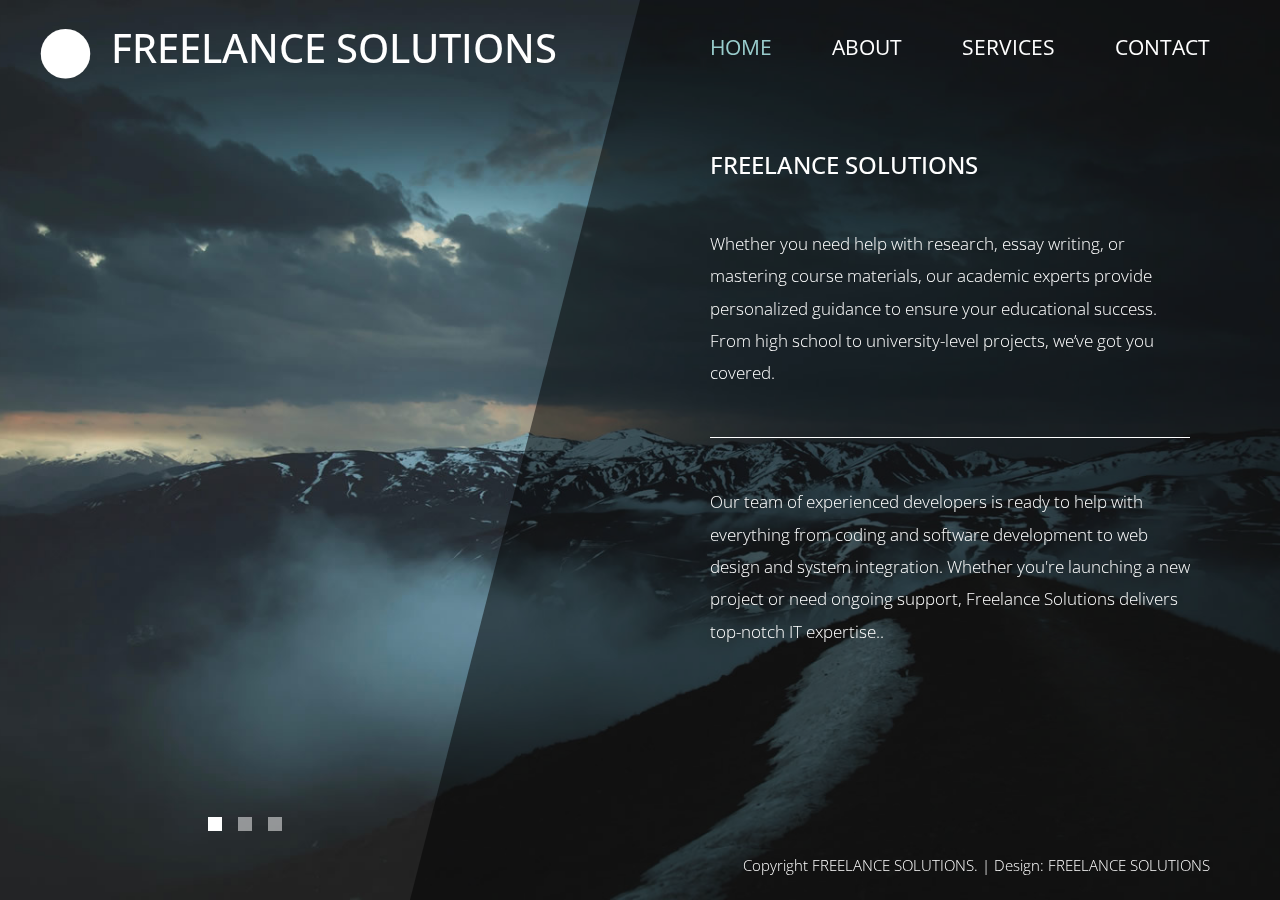
<file: Freelancesolutions portfolo/index.html>
<!DOCTYPE html>
<html lang="en">

<head>
    <meta charset="UTF-8">
    <meta name="viewport" content="width=device-width, initial-scale=1.0">
    <meta http-equiv="X-UA-Compatible" content="ie=edge">
    <title>FS</title>
    <link href="https://fonts.googleapis.com/css?family=Open+Sans:300,400" rel="stylesheet" /> <!-- https://fonts.google.com/ -->
    <link href="css/bootstrap.min.css" rel="stylesheet" /> <!-- https://getbootstrap.com/ -->
    <link href="fontawesome/css/all.min.css" rel="stylesheet" /> <!-- https://fontawesome.com/ -->
    <link href="css/templatemo-diagoona.css" rel="stylesheet" />
<!--

TemplateMo 550 Diagoona

https://templatemo.com/tm-550-diagoona

-->
</head>

<body>
    <div class="tm-container">        
        <div>
            <div class="tm-row pt-4">
                <div class="tm-col-left">
                    <div class="tm-site-header media">
                        <i class="fas fa-circle fa-3x mt-1 tm-logo"></i>
                        <div class="media-body">
                            
                            <h1 class="tm-sitename text-uppercase">FREELANCE SOLUTIONS</h1>
                            <!-- <p class="tm-slogon">new bootstrap template</p> -->
                        </div>        
                    </div>
                </div>
                <div class="tm-col-right">
                    <nav class="navbar navbar-expand-lg" id="tm-main-nav">
                        <button class="navbar-toggler toggler-example mr-0 ml-auto" type="button" 
                            data-toggle="collapse" data-target="#navbar-nav" 
                            aria-controls="navbar-nav" aria-expanded="false" aria-label="Toggle navigation">
                            <span><i class="fas fa-bars"></i></span>
                        </button>
                        <div class="collapse navbar-collapse tm-nav" id="navbar-nav">
                            <ul class="navbar-nav text-uppercase">
                                <li class="nav-item active">
                                    <a class="nav-link tm-nav-link" href="#">Home <span class="sr-only">(current)</span></a>
                                </li>
                                <li class="nav-item">
                                    <a class="nav-link tm-nav-link" href="about.html">About</a>
                                </li>
                                <li class="nav-item">
                                    <a class="nav-link tm-nav-link" href="services.html">Services</a>
                                </li>                            
                                <li class="nav-item">
                                    <a class="nav-link tm-nav-link" href="contact.html">Contact</a>
                                </li>
                            </ul>                            
                        </div>                        
                    </nav>
                </div>
            </div>
            
            <div class="tm-row">
                <div class="tm-col-left"></div>
                <main class="tm-col-right">
                    <section class="tm-content">
                        <h2 class="mb-5 tm-content-title">FREELANCE SOLUTIONS</h2>
                        <p class="mb-5"> Whether you need help with research, essay writing, or mastering course materials, our academic experts provide personalized guidance to ensure your educational success. From high school to university-level projects, we’ve got you covered.</p>
                        <hr class="mb-5">
                        <p class="mb-5">Our team of experienced developers is ready to help with everything from coding and software development to web design and system integration. Whether you're launching a new project or need ongoing support, Freelance Solutions delivers top-notch IT expertise..</p>                        
                        <!-- <a href="about.html" class="btn btn-primary">Continue...</a> -->
                    </section>
                </main>
            </div>
        </div>        

        <div class="tm-row">
            <div class="tm-col-left text-center">            
                <ul class="tm-bg-controls-wrapper">
                    <li class="tm-bg-control active" data-id="0"></li>
                    <li class="tm-bg-control" data-id="1"></li>
                    <li class="tm-bg-control" data-id="2"></li>
                </ul>            
            </div>        
            <div class="tm-col-right tm-col-footer">
                <footer class="tm-site-footer text-right">
                    <p class="mb-0">Copyright FREELANCE SOLUTIONS. 
                    
                    | Design: <a rel="nofollow" target="_parent" href="https://templatemo.com" class="tm-text-link">FREELANCE SOLUTIONS</a></p>
                </footer>
            </div>  
        </div>

        <!-- Diagonal background design -->
        <div class="tm-bg">
            <div class="tm-bg-left"></div>
            <div class="tm-bg-right"></div>
        </div>
    </div>

    <script src="js/jquery-3.4.1.min.js"></script>
    <script src="js/bootstrap.min.js"></script>
    <script src="js/jquery.backstretch.min.js"></script>
    <script src="js/templatemo-script.js"></script>
</body>
</html>
</file>
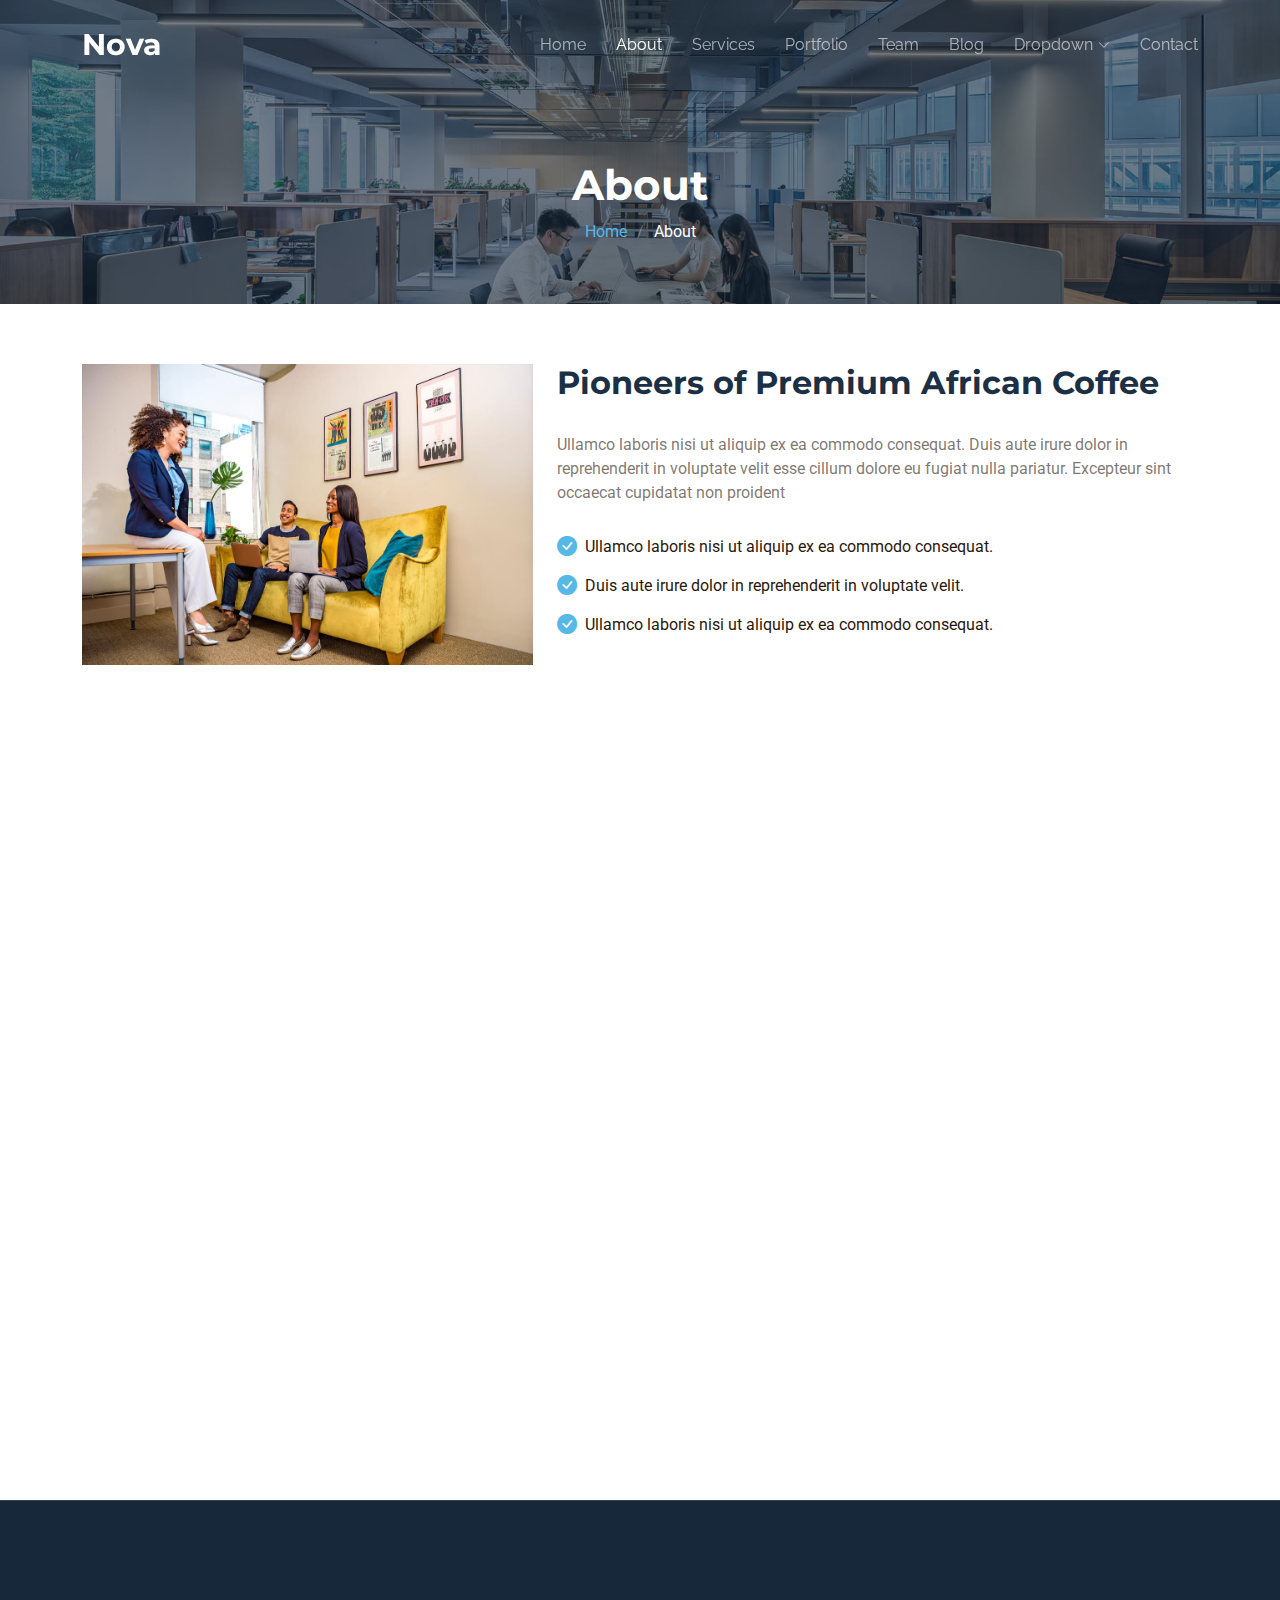
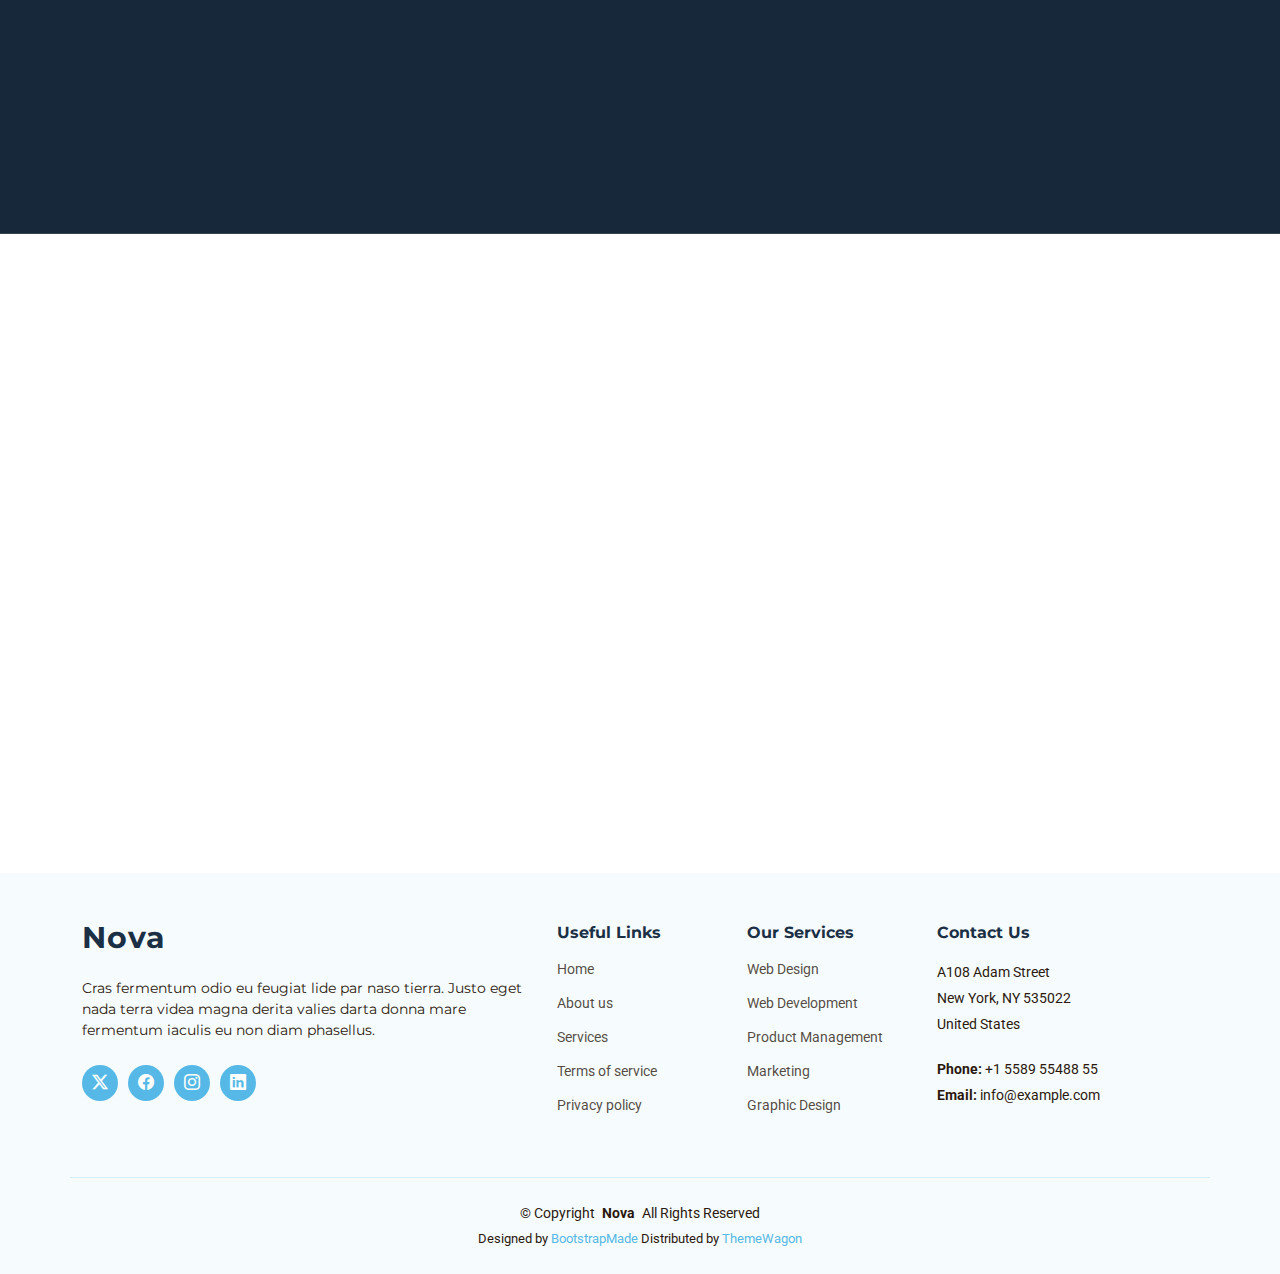
<file: Camus Sarlu/about.html>
<!DOCTYPE html>
<html lang="en">

<head>
  <meta charset="utf-8">
  <meta content="width=device-width, initial-scale=1.0" name="viewport">
  <title>About - Nova Bootstrap Template</title>
  <meta name="description" content="">
  <meta name="keywords" content="">

  <!-- Favicons -->
  <link href="assets/img/favicon.png" rel="icon">
  <link href="assets/img/apple-touch-icon.png" rel="apple-touch-icon">

  <!-- Fonts -->
  <link href="https://fonts.googleapis.com" rel="preconnect">
  <link href="https://fonts.gstatic.com" rel="preconnect" crossorigin>
  <link href="https://fonts.googleapis.com/css2?family=Roboto:ital,wght@0,100;0,300;0,400;0,500;0,700;0,900;1,100;1,300;1,400;1,500;1,700;1,900&family=Montserrat:ital,wght@0,100;0,200;0,300;0,400;0,500;0,600;0,700;0,800;0,900;1,100;1,200;1,300;1,400;1,500;1,600;1,700;1,800;1,900&family=Raleway:ital,wght@0,100;0,200;0,300;0,400;0,500;0,600;0,700;0,800;0,900;1,100;1,200;1,300;1,400;1,500;1,600;1,700;1,800;1,900&display=swap" rel="stylesheet">

  <!-- Vendor CSS Files -->
  <link href="assets/vendor/bootstrap/css/bootstrap.min.css" rel="stylesheet">
  <link href="assets/vendor/bootstrap-icons/bootstrap-icons.css" rel="stylesheet">
  <link href="assets/vendor/aos/aos.css" rel="stylesheet">
  <link href="assets/vendor/glightbox/css/glightbox.min.css" rel="stylesheet">
  <link href="assets/vendor/swiper/swiper-bundle.min.css" rel="stylesheet">

  <!-- Main CSS File -->
  <link href="assets/css/main.css" rel="stylesheet">


</head>

<body class="about-page">

  <header id="header" class="header d-flex align-items-center fixed-top">
    <div class="container-fluid container-xl position-relative d-flex align-items-center justify-content-between">

      <a href="index.html" class="logo d-flex align-items-center">
        <!-- Uncomment the line below if you also wish to use an image logo -->
        <!-- <img src="assets/img/logo.png" alt=""> -->
        <h1 class="sitename">Nova</h1>
      </a>

      <nav id="navmenu" class="navmenu">
        <ul>
          <li><a href="index.html">Home<br></a></li>
          <li><a href="about.html" class="active">About</a></li>
          <li><a href="services.html">Services</a></li>
          <li><a href="portfolio.html">Portfolio</a></li>
          <li><a href="team.html">Team</a></li>
          <li><a href="blog.html">Blog</a></li>
          <li class="dropdown"><a href="#"><span>Dropdown</span> <i class="bi bi-chevron-down toggle-dropdown"></i></a>
            <ul>
              <li><a href="#">Dropdown 1</a></li>
              <li class="dropdown"><a href="#"><span>Deep Dropdown</span> <i class="bi bi-chevron-down toggle-dropdown"></i></a>
                <ul>
                  <li><a href="#">Deep Dropdown 1</a></li>
                  <li><a href="#">Deep Dropdown 2</a></li>
                  <li><a href="#">Deep Dropdown 3</a></li>
                  <li><a href="#">Deep Dropdown 4</a></li>
                  <li><a href="#">Deep Dropdown 5</a></li>
                </ul>
              </li>
              <li><a href="#">Dropdown 2</a></li>
              <li><a href="#">Dropdown 3</a></li>
              <li><a href="#">Dropdown 4</a></li>
            </ul>
          </li>
          <li><a href="contact.html">Contact</a></li>
        </ul>
        <i class="mobile-nav-toggle d-xl-none bi bi-list"></i>
      </nav>

    </div>
  </header>

  <main class="main">

    <!-- Page Title -->
    <div class="page-title dark-background" data-aos="fade" style="background-image: url(assets/img/about-page-title-bg.jpg);">
      <div class="container">
        <h1>About</h1>
        <nav class="breadcrumbs">
          <ol>
            <li><a href="index.html">Home</a></li>
            <li class="current">About</li>
          </ol>
        </nav>
      </div>
    </div><!-- End Page Title -->

    <!-- About Section -->
    <section id="about" class="about section">

      <div class="container">

        <div class="row gy-4" data-aos="fade-up" data-aos-delay="100">
          <div class="col-lg-5">
            <img src="assets/img/about.jpg" class="img-fluid" alt="">
          </div>
          <div class="col-lg-7" data-aos="fade-up" data-aos-delay="200">
            <div class="content">
              <h3>Pioneers of Premium African Coffee</h3>
              <p>
                Ullamco laboris nisi ut aliquip ex ea commodo consequat. Duis aute irure dolor in reprehenderit in voluptate
                velit esse cillum dolore eu fugiat nulla pariatur. Excepteur sint occaecat cupidatat non proident
              </p>
              <ul>
                <li><i class="bi bi-check-circle-fill"></i> <span>Ullamco laboris nisi ut aliquip ex ea commodo consequat.</span></li>
                <li><i class="bi bi-check-circle-fill"></i> <span>Duis aute irure dolor in reprehenderit in voluptate velit.</span></li>
                <li><i class="bi bi-check-circle-fill"></i> <span>Ullamco laboris nisi ut aliquip ex ea commodo consequat.</span></li>
              </ul>
            </div>
          </div>
        </div>

      </div>

    </section><!-- /About Section -->

    <!-- Why Us Section -->
    <section id="why-us" class="why-us section">

      <div class="container">

        <div class="row g-0">

          <div class="col-xl-5 img-bg" data-aos="fade-up" data-aos-delay="100">
            <img src="assets/img/why-us-bg.jpg" alt="">
          </div>

          <div class="col-xl-7 slides position-relative" data-aos="fade-up" data-aos-delay="200">

            <div class="swiper init-swiper">
              <script type="application/json" class="swiper-config">
                {
                  "loop": true,
                  "speed": 600,
                  "autoplay": {
                    "delay": 5000
                  },
                  "slidesPerView": "auto",
                  "centeredSlides": true,
                  "pagination": {
                    "el": ".swiper-pagination",
                    "type": "bullets",
                    "clickable": true
                  },
                  "navigation": {
                    "nextEl": ".swiper-button-next",
                    "prevEl": ".swiper-button-prev"
                  }
                }
              </script>
              <div class="swiper-wrapper">

                <div class="swiper-slide">
                  <div class="item">
                    <h3 class="mb-3">Let's grow your business together</h3>
                    <h4 class="mb-3">Optio reiciendis accusantium iusto architecto at quia minima maiores quidem, dolorum.</h4>
                    <p>Lorem ipsum dolor sit amet consectetur adipisicing elit. Repellendus, ipsam perferendis asperiores explicabo vel tempore velit totam, natus nesciunt accusantium dicta quod quibusdam ipsum maiores nobis non, eum. Ullam reiciendis dignissimos laborum aut, magni voluptatem velit doloribus quas sapiente optio.</p>
                  </div>
                </div><!-- End slide item -->

                <div class="swiper-slide">
                  <div class="item">
                    <h3 class="mb-3">Unde perspiciatis ut repellat dolorem</h3>
                    <h4 class="mb-3">Amet cumque nam sed voluptas doloribus iusto. Dolorem eos aliquam quis.</h4>
                    <p>Dolorem quia fuga consectetur voluptatem. Earum consequatur nulla maxime necessitatibus cum accusamus. Voluptatem dolorem ut numquam dolorum delectus autem veritatis facilis. Et ea ut repellat ea. Facere est dolores fugiat dolor.</p>
                  </div>
                </div><!-- End slide item -->

                <div class="swiper-slide">
                  <div class="item">
                    <h3 class="mb-3">Aliquid non alias minus</h3>
                    <h4 class="mb-3">Necessitatibus voluptatibus explicabo dolores a vitae voluptatum.</h4>
                    <p>Neque voluptates aut. Soluta aut perspiciatis porro deserunt. Voluptate ut itaque velit. Aut consectetur voluptatem aspernatur sequi sit laborum. Voluptas enim dolorum fugiat aut.</p>
                  </div>
                </div><!-- End slide item -->

                <div class="swiper-slide">
                  <div class="item">
                    <h3 class="mb-3">Necessitatibus suscipit non voluptatem quibusdam</h3>
                    <h4 class="mb-3">Tempora quos est ut quia adipisci ut voluptas. Deleniti laborum soluta nihil est. Eum similique neque autem ut.</h4>
                    <p>Ut rerum et autem vel. Et rerum molestiae aut sit vel incidunt sit at voluptatem. Saepe dolorem et sed voluptate impedit. Ad et qui sint at qui animi animi rerum.</p>
                  </div>
                </div><!-- End slide item -->

              </div>
              <div class="swiper-pagination"></div>
            </div>

            <div class="swiper-button-prev"></div>
            <div class="swiper-button-next"></div>
          </div>

        </div>

      </div>

    </section><!-- /Why Us Section -->

    <!-- Call To Action Section -->
    <section id="call-to-action" class="call-to-action section dark-background">

      <img src="assets/img/cta-bg.jpg" alt="">

      <div class="container">
        <div class="row justify-content-center" data-aos="zoom-in" data-aos-delay="100">
          <div class="col-xl-10">
            <div class="text-center">
              <h3>Call To Action</h3>
              <p>Duis aute irure dolor in reprehenderit in voluptate velit esse cillum dolore eu fugiat nulla pariatur. Excepteur sint occaecat cupidatat non proident, sunt in culpa qui officia deserunt mollit anim id est laborum.</p>
              <a class="cta-btn" href="#">Call To Action</a>
            </div>
          </div>
        </div>
      </div>

    </section><!-- /Call To Action Section -->

    <!-- Team Section -->
    <section id="team" class="team section">

      <!-- Section Title -->
      <div class="container section-title" data-aos="fade-up">
        <h2>Our Team</h2>
        <p>Necessitatibus eius consequatur ex aliquid fuga eum quidem sint consectetur velit</p>
      </div><!-- End Section Title -->

      <div class="container">

        <div class="row gy-4">

          <div class="col-lg-3 col-md-6 d-flex align-items-stretch" data-aos="fade-up" data-aos-delay="100">
            <div class="team-member">
              <div class="member-img">
                <img src="assets/img/team/team-1.jpg" class="img-fluid" alt="">
                <div class="social">
                  <a href=""><i class="bi bi-twitter-x"></i></a>
                  <a href=""><i class="bi bi-facebook"></i></a>
                  <a href=""><i class="bi bi-instagram"></i></a>
                  <a href=""><i class="bi bi-linkedin"></i></a>
                </div>
              </div>
              <div class="member-info">
                <h4>Walter White</h4>
                <span>Chief Executive Officer</span>
              </div>
            </div>
          </div><!-- End Team Member -->

          <div class="col-lg-3 col-md-6 d-flex align-items-stretch" data-aos="fade-up" data-aos-delay="200">
            <div class="team-member">
              <div class="member-img">
                <img src="assets/img/team/team-2.jpg" class="img-fluid" alt="">
                <div class="social">
                  <a href=""><i class="bi bi-twitter-x"></i></a>
                  <a href=""><i class="bi bi-facebook"></i></a>
                  <a href=""><i class="bi bi-instagram"></i></a>
                  <a href=""><i class="bi bi-linkedin"></i></a>
                </div>
              </div>
              <div class="member-info">
                <h4>Sarah Jhonson</h4>
                <span>Product Manager</span>
              </div>
            </div>
          </div><!-- End Team Member -->

          <div class="col-lg-3 col-md-6 d-flex align-items-stretch" data-aos="fade-up" data-aos-delay="300">
            <div class="team-member">
              <div class="member-img">
                <img src="assets/img/team/team-3.jpg" class="img-fluid" alt="">
                <div class="social">
                  <a href=""><i class="bi bi-twitter-x"></i></a>
                  <a href=""><i class="bi bi-facebook"></i></a>
                  <a href=""><i class="bi bi-instagram"></i></a>
                  <a href=""><i class="bi bi-linkedin"></i></a>
                </div>
              </div>
              <div class="member-info">
                <h4>William Anderson</h4>
                <span>CTO</span>
              </div>
            </div>
          </div><!-- End Team Member -->

          <div class="col-lg-3 col-md-6 d-flex align-items-stretch" data-aos="fade-up" data-aos-delay="400">
            <div class="team-member">
              <div class="member-img">
                <img src="assets/img/team/team-4.jpg" class="img-fluid" alt="">
                <div class="social">
                  <a href=""><i class="bi bi-twitter-x"></i></a>
                  <a href=""><i class="bi bi-facebook"></i></a>
                  <a href=""><i class="bi bi-instagram"></i></a>
                  <a href=""><i class="bi bi-linkedin"></i></a>
                </div>
              </div>
              <div class="member-info">
                <h4>Amanda Jepson</h4>
                <span>Accountant</span>
              </div>
            </div>
          </div><!-- End Team Member -->

        </div>

      </div>

    </section><!-- /Team Section -->

  </main>

  <footer id="footer" class="footer light-background">

    <div class="footer-top">
      <div class="container">
        <div class="row gy-4">
          <div class="col-lg-5 col-md-12 footer-about">
            <a href="index.html" class="logo d-flex align-items-center">
              <span class="sitename">Nova</span>
            </a>
            <p>Cras fermentum odio eu feugiat lide par naso tierra. Justo eget nada terra videa magna derita valies darta donna mare fermentum iaculis eu non diam phasellus.</p>
            <div class="social-links d-flex mt-4">
              <a href=""><i class="bi bi-twitter-x"></i></a>
              <a href=""><i class="bi bi-facebook"></i></a>
              <a href=""><i class="bi bi-instagram"></i></a>
              <a href=""><i class="bi bi-linkedin"></i></a>
            </div>
          </div>

          <div class="col-lg-2 col-6 footer-links">
            <h4>Useful Links</h4>
            <ul>
              <li><a href="#">Home</a></li>
              <li><a href="#">About us</a></li>
              <li><a href="#">Services</a></li>
              <li><a href="#">Terms of service</a></li>
              <li><a href="#">Privacy policy</a></li>
            </ul>
          </div>

          <div class="col-lg-2 col-6 footer-links">
            <h4>Our Services</h4>
            <ul>
              <li><a href="#">Web Design</a></li>
              <li><a href="#">Web Development</a></li>
              <li><a href="#">Product Management</a></li>
              <li><a href="#">Marketing</a></li>
              <li><a href="#">Graphic Design</a></li>
            </ul>
          </div>

          <div class="col-lg-3 col-md-12 footer-contact text-center text-md-start">
            <h4>Contact Us</h4>
            <p>A108 Adam Street</p>
            <p>New York, NY 535022</p>
            <p>United States</p>
            <p class="mt-4"><strong>Phone:</strong> <span>+1 5589 55488 55</span></p>
            <p><strong>Email:</strong> <span>info@example.com</span></p>
          </div>

        </div>
      </div>
    </div>

    <div class="container copyright text-center">
      <p>© <span>Copyright</span> <strong class="px-1 sitename">Nova</strong> <span>All Rights Reserved</span></p>
      <div class="credits">
        <!-- All the links in the footer should remain intact. -->
        <!-- You can delete the links only if you've purchased the pro version. -->
        <!-- Licensing information: https://bootstrapmade.com/license/ -->
        <!-- Purchase the pro version with working PHP/AJAX contact form: [buy-url] -->
        Designed by <a href="https://bootstrapmade.com/">BootstrapMade</a> Distributed by <a href="https://themewagon.com">ThemeWagon</a>
      </div>
    </div>

  </footer>

  <!-- Scroll Top -->
  <a href="#" id="scroll-top" class="scroll-top d-flex align-items-center justify-content-center"><i class="bi bi-arrow-up-short"></i></a>

  <!-- Preloader -->
  <div id="preloader"></div>

  <!-- Vendor JS Files -->
  <script src="assets/vendor/bootstrap/js/bootstrap.bundle.min.js"></script>
  <script src="assets/vendor/php-email-form/validate.js"></script>
  <script src="assets/vendor/aos/aos.js"></script>
  <script src="assets/vendor/glightbox/js/glightbox.min.js"></script>
  <script src="assets/vendor/swiper/swiper-bundle.min.js"></script>
  <script src="assets/vendor/imagesloaded/imagesloaded.pkgd.min.js"></script>
  <script src="assets/vendor/isotope-layout/isotope.pkgd.min.js"></script>

  <!-- Main JS File -->
  <script src="assets/js/main.js"></script>

</body>

</html>
</file>
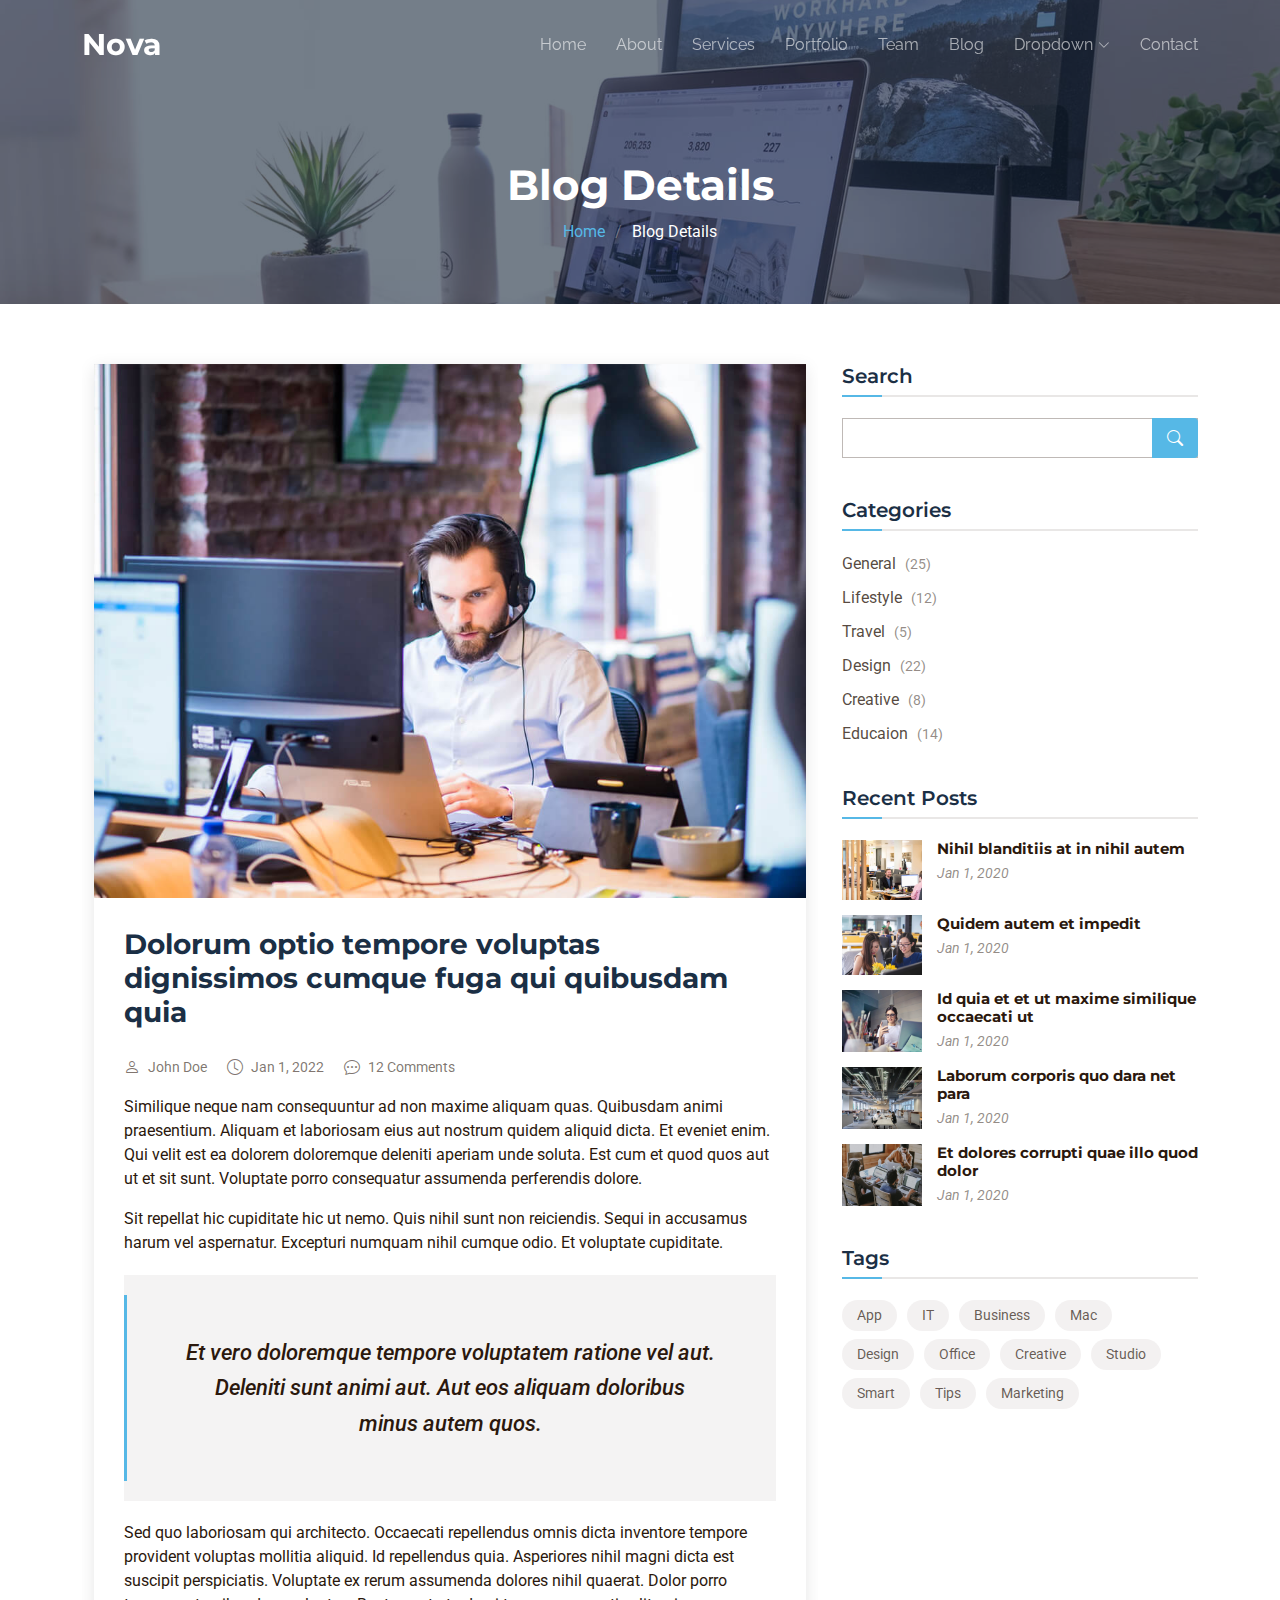
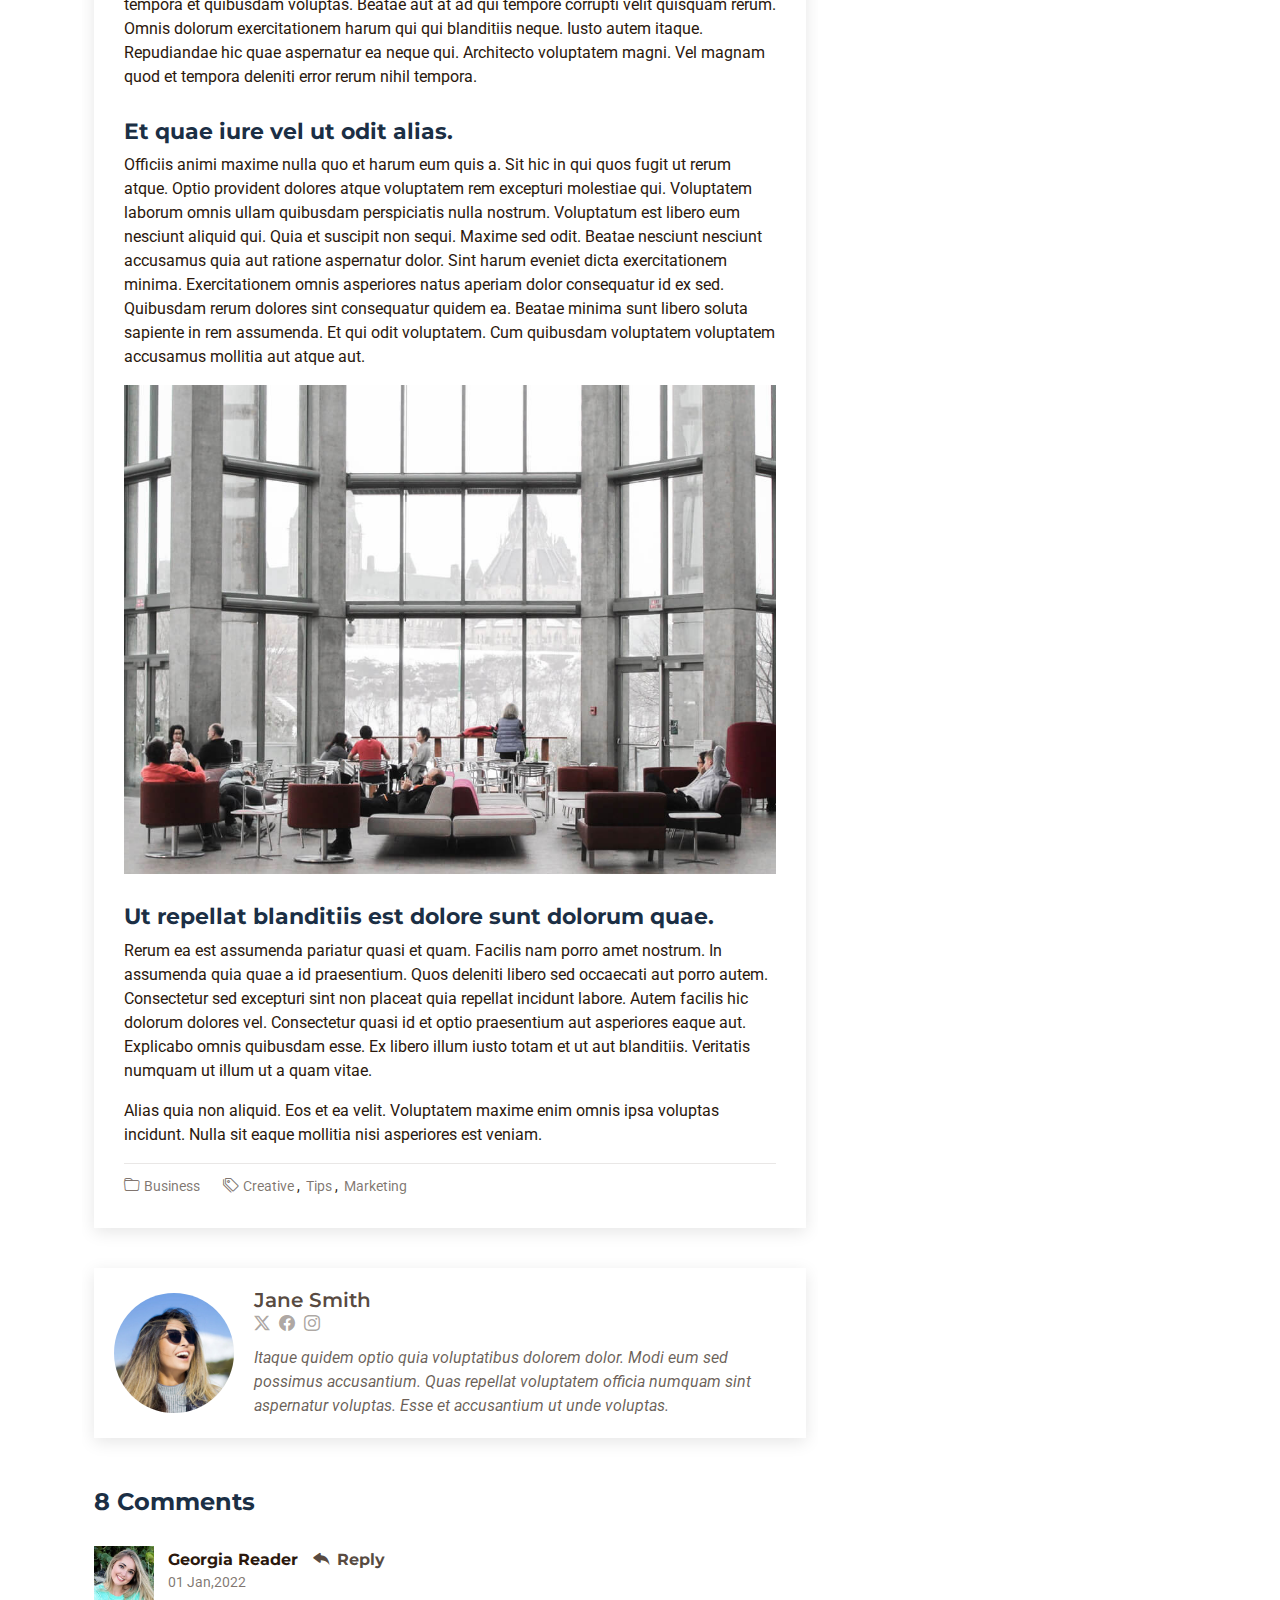
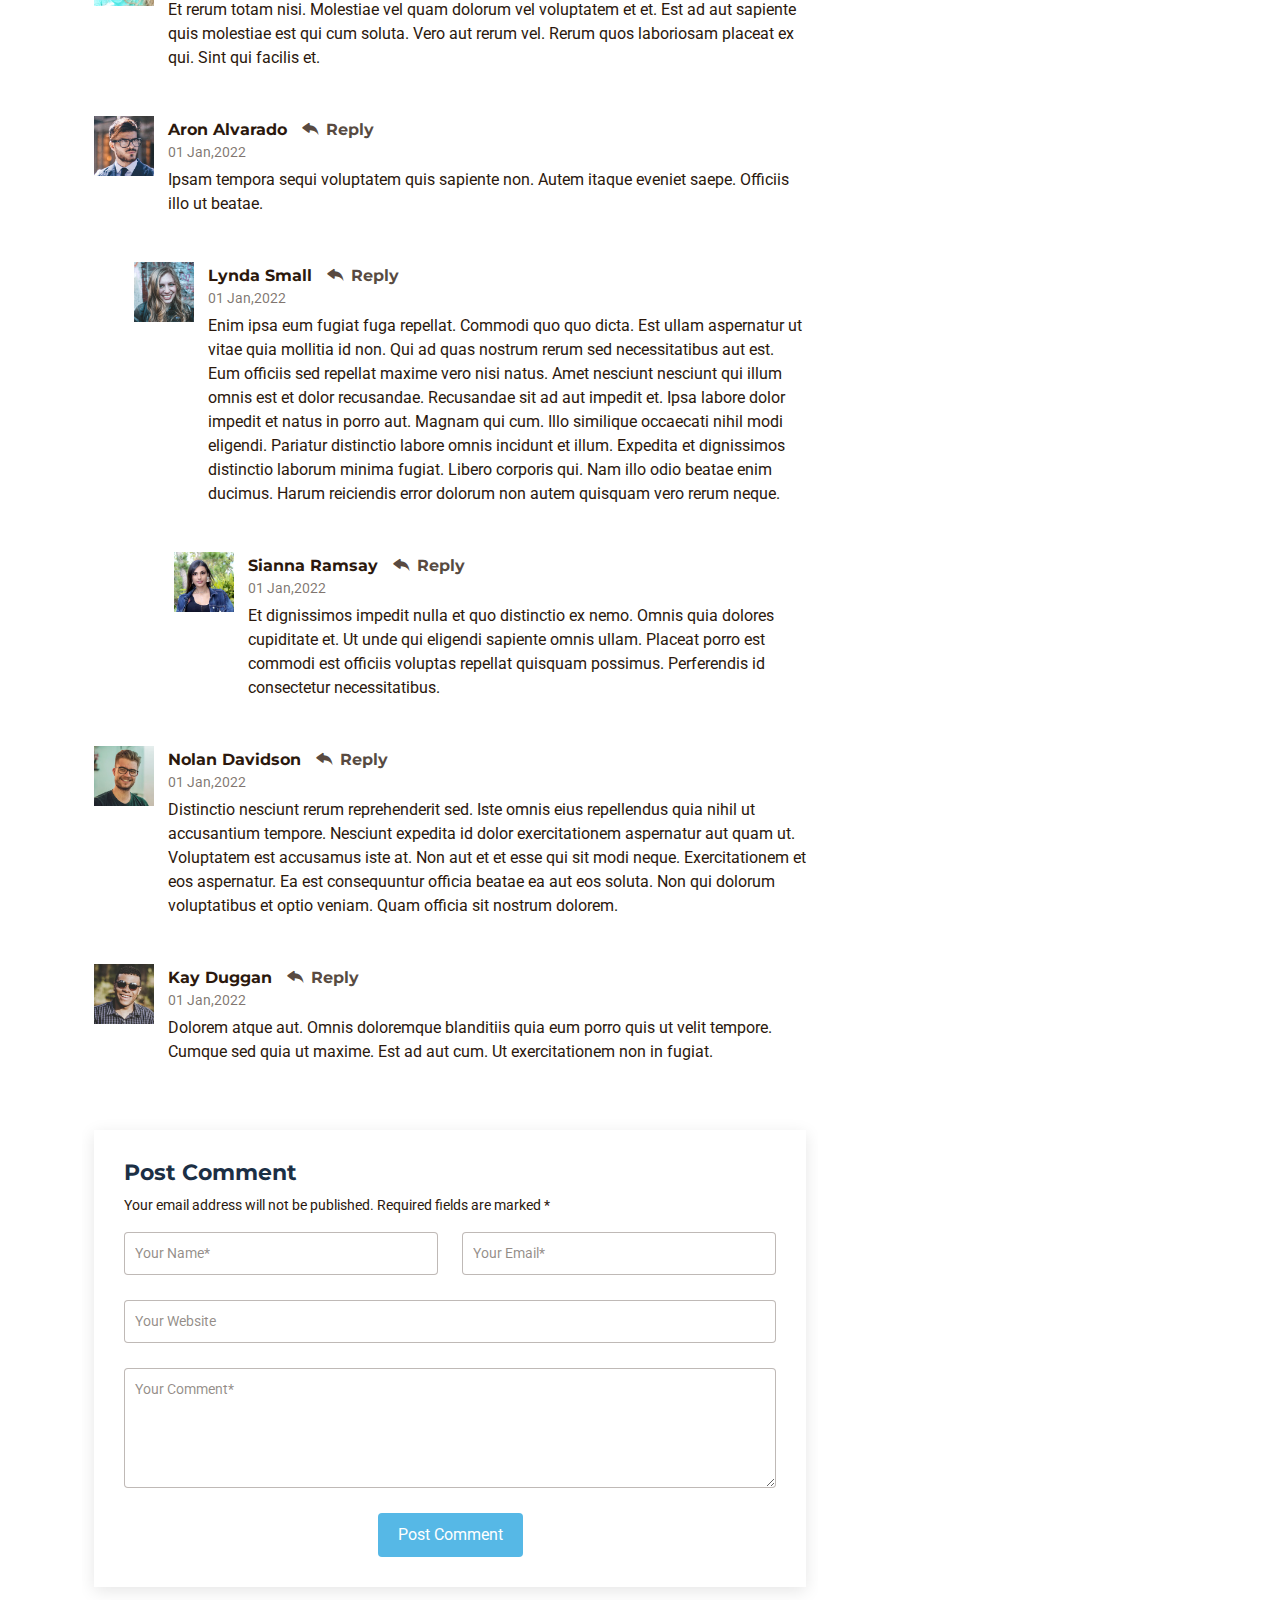
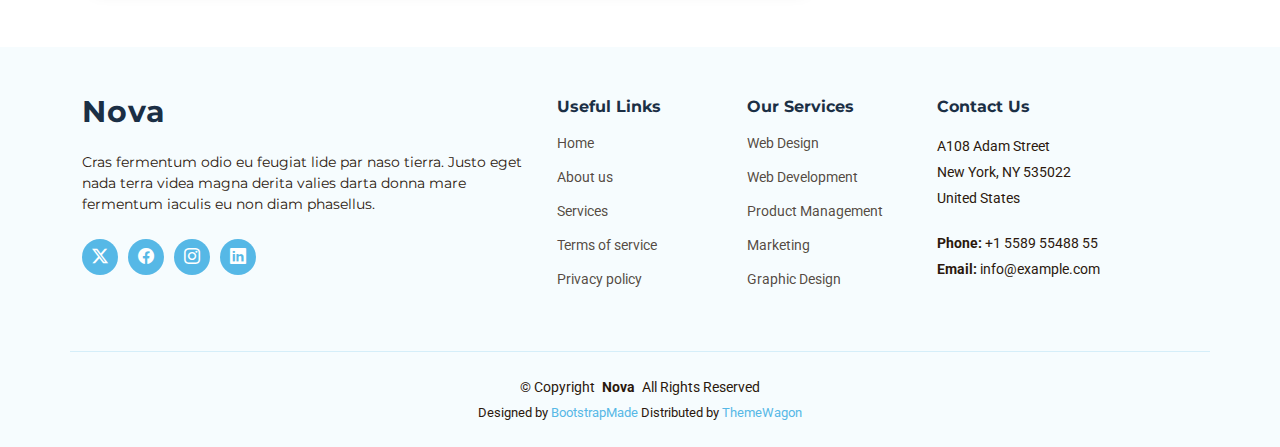
<file: Camus Sarlu/blog-details.html>
<!DOCTYPE html>
<html lang="en">

<head>
  <meta charset="utf-8">
  <meta content="width=device-width, initial-scale=1.0" name="viewport">
  <title>Blog Details - Nova Bootstrap Template</title>
  <meta name="description" content="">
  <meta name="keywords" content="">

  <!-- Favicons -->
  <link href="assets/img/favicon.png" rel="icon">
  <link href="assets/img/apple-touch-icon.png" rel="apple-touch-icon">

  <!-- Fonts -->
  <link href="https://fonts.googleapis.com" rel="preconnect">
  <link href="https://fonts.gstatic.com" rel="preconnect" crossorigin>
  <link href="https://fonts.googleapis.com/css2?family=Roboto:ital,wght@0,100;0,300;0,400;0,500;0,700;0,900;1,100;1,300;1,400;1,500;1,700;1,900&family=Montserrat:ital,wght@0,100;0,200;0,300;0,400;0,500;0,600;0,700;0,800;0,900;1,100;1,200;1,300;1,400;1,500;1,600;1,700;1,800;1,900&family=Raleway:ital,wght@0,100;0,200;0,300;0,400;0,500;0,600;0,700;0,800;0,900;1,100;1,200;1,300;1,400;1,500;1,600;1,700;1,800;1,900&display=swap" rel="stylesheet">

  <!-- Vendor CSS Files -->
  <link href="assets/vendor/bootstrap/css/bootstrap.min.css" rel="stylesheet">
  <link href="assets/vendor/bootstrap-icons/bootstrap-icons.css" rel="stylesheet">
  <link href="assets/vendor/aos/aos.css" rel="stylesheet">
  <link href="assets/vendor/glightbox/css/glightbox.min.css" rel="stylesheet">
  <link href="assets/vendor/swiper/swiper-bundle.min.css" rel="stylesheet">

  <!-- Main CSS File -->
  <link href="assets/css/main.css" rel="stylesheet">

  <!-- =======================================================
  * Template Name: Nova
  * Template URL: https://bootstrapmade.com/nova-bootstrap-business-template/
  * Updated: Aug 07 2024 with Bootstrap v5.3.3
  * Author: BootstrapMade.com
  * License: https://bootstrapmade.com/license/
  ======================================================== -->
</head>

<body class="blog-details-page">

  <header id="header" class="header d-flex align-items-center fixed-top">
    <div class="container-fluid container-xl position-relative d-flex align-items-center justify-content-between">

      <a href="index.html" class="logo d-flex align-items-center">
        <!-- Uncomment the line below if you also wish to use an image logo -->
        <!-- <img src="assets/img/logo.png" alt=""> -->
        <h1 class="sitename">Nova</h1>
      </a>

      <nav id="navmenu" class="navmenu">
        <ul>
          <li><a href="index.html">Home<br></a></li>
          <li><a href="about.html">About</a></li>
          <li><a href="services.html">Services</a></li>
          <li><a href="portfolio.html">Portfolio</a></li>
          <li><a href="team.html">Team</a></li>
          <li><a href="blog.html">Blog</a></li>
          <li class="dropdown"><a href="#"><span>Dropdown</span> <i class="bi bi-chevron-down toggle-dropdown"></i></a>
            <ul>
              <li><a href="#">Dropdown 1</a></li>
              <li class="dropdown"><a href="#"><span>Deep Dropdown</span> <i class="bi bi-chevron-down toggle-dropdown"></i></a>
                <ul>
                  <li><a href="#">Deep Dropdown 1</a></li>
                  <li><a href="#">Deep Dropdown 2</a></li>
                  <li><a href="#">Deep Dropdown 3</a></li>
                  <li><a href="#">Deep Dropdown 4</a></li>
                  <li><a href="#">Deep Dropdown 5</a></li>
                </ul>
              </li>
              <li><a href="#">Dropdown 2</a></li>
              <li><a href="#">Dropdown 3</a></li>
              <li><a href="#">Dropdown 4</a></li>
            </ul>
          </li>
          <li><a href="contact.html">Contact</a></li>
        </ul>
        <i class="mobile-nav-toggle d-xl-none bi bi-list"></i>
      </nav>

    </div>
  </header>

  <main class="main">

    <!-- Page Title -->
    <div class="page-title dark-background" data-aos="fade" style="background-image: url(assets/img/blog-page-title-bg.jpg);">
      <div class="container">
        <h1>Blog Details</h1>
        <nav class="breadcrumbs">
          <ol>
            <li><a href="index.html">Home</a></li>
            <li class="current">Blog Details</li>
          </ol>
        </nav>
      </div>
    </div><!-- End Page Title -->

    <div class="container">
      <div class="row">

        <div class="col-lg-8">

          <!-- Blog Details Section -->
          <section id="blog-details" class="blog-details section">
            <div class="container">

              <article class="article">

                <div class="post-img">
                  <img src="assets/img/blog/blog-1.jpg" alt="" class="img-fluid">
                </div>

                <h2 class="title">Dolorum optio tempore voluptas dignissimos cumque fuga qui quibusdam quia</h2>

                <div class="meta-top">
                  <ul>
                    <li class="d-flex align-items-center"><i class="bi bi-person"></i> <a href="blog-details.html">John Doe</a></li>
                    <li class="d-flex align-items-center"><i class="bi bi-clock"></i> <a href="blog-details.html"><time datetime="2020-01-01">Jan 1, 2022</time></a></li>
                    <li class="d-flex align-items-center"><i class="bi bi-chat-dots"></i> <a href="blog-details.html">12 Comments</a></li>
                  </ul>
                </div><!-- End meta top -->

                <div class="content">
                  <p>
                    Similique neque nam consequuntur ad non maxime aliquam quas. Quibusdam animi praesentium. Aliquam et laboriosam eius aut nostrum quidem aliquid dicta.
                    Et eveniet enim. Qui velit est ea dolorem doloremque deleniti aperiam unde soluta. Est cum et quod quos aut ut et sit sunt. Voluptate porro consequatur assumenda perferendis dolore.
                  </p>

                  <p>
                    Sit repellat hic cupiditate hic ut nemo. Quis nihil sunt non reiciendis. Sequi in accusamus harum vel aspernatur. Excepturi numquam nihil cumque odio. Et voluptate cupiditate.
                  </p>

                  <blockquote>
                    <p>
                      Et vero doloremque tempore voluptatem ratione vel aut. Deleniti sunt animi aut. Aut eos aliquam doloribus minus autem quos.
                    </p>
                  </blockquote>

                  <p>
                    Sed quo laboriosam qui architecto. Occaecati repellendus omnis dicta inventore tempore provident voluptas mollitia aliquid. Id repellendus quia. Asperiores nihil magni dicta est suscipit perspiciatis. Voluptate ex rerum assumenda dolores nihil quaerat.
                    Dolor porro tempora et quibusdam voluptas. Beatae aut at ad qui tempore corrupti velit quisquam rerum. Omnis dolorum exercitationem harum qui qui blanditiis neque.
                    Iusto autem itaque. Repudiandae hic quae aspernatur ea neque qui. Architecto voluptatem magni. Vel magnam quod et tempora deleniti error rerum nihil tempora.
                  </p>

                  <h3>Et quae iure vel ut odit alias.</h3>
                  <p>
                    Officiis animi maxime nulla quo et harum eum quis a. Sit hic in qui quos fugit ut rerum atque. Optio provident dolores atque voluptatem rem excepturi molestiae qui. Voluptatem laborum omnis ullam quibusdam perspiciatis nulla nostrum. Voluptatum est libero eum nesciunt aliquid qui.
                    Quia et suscipit non sequi. Maxime sed odit. Beatae nesciunt nesciunt accusamus quia aut ratione aspernatur dolor. Sint harum eveniet dicta exercitationem minima. Exercitationem omnis asperiores natus aperiam dolor consequatur id ex sed. Quibusdam rerum dolores sint consequatur quidem ea.
                    Beatae minima sunt libero soluta sapiente in rem assumenda. Et qui odit voluptatem. Cum quibusdam voluptatem voluptatem accusamus mollitia aut atque aut.
                  </p>
                  <img src="assets/img/blog/blog-inside-post.jpg" class="img-fluid" alt="">

                  <h3>Ut repellat blanditiis est dolore sunt dolorum quae.</h3>
                  <p>
                    Rerum ea est assumenda pariatur quasi et quam. Facilis nam porro amet nostrum. In assumenda quia quae a id praesentium. Quos deleniti libero sed occaecati aut porro autem. Consectetur sed excepturi sint non placeat quia repellat incidunt labore. Autem facilis hic dolorum dolores vel.
                    Consectetur quasi id et optio praesentium aut asperiores eaque aut. Explicabo omnis quibusdam esse. Ex libero illum iusto totam et ut aut blanditiis. Veritatis numquam ut illum ut a quam vitae.
                  </p>
                  <p>
                    Alias quia non aliquid. Eos et ea velit. Voluptatem maxime enim omnis ipsa voluptas incidunt. Nulla sit eaque mollitia nisi asperiores est veniam.
                  </p>

                </div><!-- End post content -->

                <div class="meta-bottom">
                  <i class="bi bi-folder"></i>
                  <ul class="cats">
                    <li><a href="#">Business</a></li>
                  </ul>

                  <i class="bi bi-tags"></i>
                  <ul class="tags">
                    <li><a href="#">Creative</a></li>
                    <li><a href="#">Tips</a></li>
                    <li><a href="#">Marketing</a></li>
                  </ul>
                </div><!-- End meta bottom -->

              </article>

            </div>
          </section><!-- /Blog Details Section -->

          <!-- Blog Author Section -->
          <section id="blog-author" class="blog-author section">

            <div class="container">
              <div class="author-container d-flex align-items-center">
                <img src="assets/img/blog/blog-author.jpg" class="rounded-circle flex-shrink-0" alt="">
                <div>
                  <h4>Jane Smith</h4>
                  <div class="social-links">
                    <a href="https://x.com/#"><i class="bi bi-twitter-x"></i></a>
                    <a href="https://facebook.com/#"><i class="bi bi-facebook"></i></a>
                    <a href="https://instagram.com/#"><i class="biu bi-instagram"></i></a>
                  </div>
                  <p>
                    Itaque quidem optio quia voluptatibus dolorem dolor. Modi eum sed possimus accusantium. Quas repellat voluptatem officia numquam sint aspernatur voluptas. Esse et accusantium ut unde voluptas.
                  </p>
                </div>
              </div>
            </div>

          </section><!-- /Blog Author Section -->

          <!-- Blog Comments Section -->
          <section id="blog-comments" class="blog-comments section">

            <div class="container">

              <h4 class="comments-count">8 Comments</h4>

              <div id="comment-1" class="comment">
                <div class="d-flex">
                  <div class="comment-img"><img src="assets/img/blog/comments-1.jpg" alt=""></div>
                  <div>
                    <h5><a href="">Georgia Reader</a> <a href="#" class="reply"><i class="bi bi-reply-fill"></i> Reply</a></h5>
                    <time datetime="2020-01-01">01 Jan,2022</time>
                    <p>
                      Et rerum totam nisi. Molestiae vel quam dolorum vel voluptatem et et. Est ad aut sapiente quis molestiae est qui cum soluta.
                      Vero aut rerum vel. Rerum quos laboriosam placeat ex qui. Sint qui facilis et.
                    </p>
                  </div>
                </div>
              </div><!-- End comment #1 -->

              <div id="comment-2" class="comment">
                <div class="d-flex">
                  <div class="comment-img"><img src="assets/img/blog/comments-2.jpg" alt=""></div>
                  <div>
                    <h5><a href="">Aron Alvarado</a> <a href="#" class="reply"><i class="bi bi-reply-fill"></i> Reply</a></h5>
                    <time datetime="2020-01-01">01 Jan,2022</time>
                    <p>
                      Ipsam tempora sequi voluptatem quis sapiente non. Autem itaque eveniet saepe. Officiis illo ut beatae.
                    </p>
                  </div>
                </div>

                <div id="comment-reply-1" class="comment comment-reply">
                  <div class="d-flex">
                    <div class="comment-img"><img src="assets/img/blog/comments-3.jpg" alt=""></div>
                    <div>
                      <h5><a href="">Lynda Small</a> <a href="#" class="reply"><i class="bi bi-reply-fill"></i> Reply</a></h5>
                      <time datetime="2020-01-01">01 Jan,2022</time>
                      <p>
                        Enim ipsa eum fugiat fuga repellat. Commodi quo quo dicta. Est ullam aspernatur ut vitae quia mollitia id non. Qui ad quas nostrum rerum sed necessitatibus aut est. Eum officiis sed repellat maxime vero nisi natus. Amet nesciunt nesciunt qui illum omnis est et dolor recusandae.

                        Recusandae sit ad aut impedit et. Ipsa labore dolor impedit et natus in porro aut. Magnam qui cum. Illo similique occaecati nihil modi eligendi. Pariatur distinctio labore omnis incidunt et illum. Expedita et dignissimos distinctio laborum minima fugiat.

                        Libero corporis qui. Nam illo odio beatae enim ducimus. Harum reiciendis error dolorum non autem quisquam vero rerum neque.
                      </p>
                    </div>
                  </div>

                  <div id="comment-reply-2" class="comment comment-reply">
                    <div class="d-flex">
                      <div class="comment-img"><img src="assets/img/blog/comments-4.jpg" alt=""></div>
                      <div>
                        <h5><a href="">Sianna Ramsay</a> <a href="#" class="reply"><i class="bi bi-reply-fill"></i> Reply</a></h5>
                        <time datetime="2020-01-01">01 Jan,2022</time>
                        <p>
                          Et dignissimos impedit nulla et quo distinctio ex nemo. Omnis quia dolores cupiditate et. Ut unde qui eligendi sapiente omnis ullam. Placeat porro est commodi est officiis voluptas repellat quisquam possimus. Perferendis id consectetur necessitatibus.
                        </p>
                      </div>
                    </div>

                  </div><!-- End comment reply #2-->

                </div><!-- End comment reply #1-->

              </div><!-- End comment #2-->

              <div id="comment-3" class="comment">
                <div class="d-flex">
                  <div class="comment-img"><img src="assets/img/blog/comments-5.jpg" alt=""></div>
                  <div>
                    <h5><a href="">Nolan Davidson</a> <a href="#" class="reply"><i class="bi bi-reply-fill"></i> Reply</a></h5>
                    <time datetime="2020-01-01">01 Jan,2022</time>
                    <p>
                      Distinctio nesciunt rerum reprehenderit sed. Iste omnis eius repellendus quia nihil ut accusantium tempore. Nesciunt expedita id dolor exercitationem aspernatur aut quam ut. Voluptatem est accusamus iste at.
                      Non aut et et esse qui sit modi neque. Exercitationem et eos aspernatur. Ea est consequuntur officia beatae ea aut eos soluta. Non qui dolorum voluptatibus et optio veniam. Quam officia sit nostrum dolorem.
                    </p>
                  </div>
                </div>

              </div><!-- End comment #3 -->

              <div id="comment-4" class="comment">
                <div class="d-flex">
                  <div class="comment-img"><img src="assets/img/blog/comments-6.jpg" alt=""></div>
                  <div>
                    <h5><a href="">Kay Duggan</a> <a href="#" class="reply"><i class="bi bi-reply-fill"></i> Reply</a></h5>
                    <time datetime="2020-01-01">01 Jan,2022</time>
                    <p>
                      Dolorem atque aut. Omnis doloremque blanditiis quia eum porro quis ut velit tempore. Cumque sed quia ut maxime. Est ad aut cum. Ut exercitationem non in fugiat.
                    </p>
                  </div>
                </div>

              </div><!-- End comment #4 -->

            </div>

          </section><!-- /Blog Comments Section -->

          <!-- Comment Form Section -->
          <section id="comment-form" class="comment-form section">
            <div class="container">

              <form action="">

                <h4>Post Comment</h4>
                <p>Your email address will not be published. Required fields are marked * </p>
                <div class="row">
                  <div class="col-md-6 form-group">
                    <input name="name" type="text" class="form-control" placeholder="Your Name*">
                  </div>
                  <div class="col-md-6 form-group">
                    <input name="email" type="text" class="form-control" placeholder="Your Email*">
                  </div>
                </div>
                <div class="row">
                  <div class="col form-group">
                    <input name="website" type="text" class="form-control" placeholder="Your Website">
                  </div>
                </div>
                <div class="row">
                  <div class="col form-group">
                    <textarea name="comment" class="form-control" placeholder="Your Comment*"></textarea>
                  </div>
                </div>

                <div class="text-center">
                  <button type="submit" class="btn btn-primary">Post Comment</button>
                </div>

              </form>

            </div>
          </section><!-- /Comment Form Section -->

        </div>

        <div class="col-lg-4 sidebar">

          <div class="widgets-container">

            <!-- Search Widget -->
            <div class="search-widget widget-item">

              <h3 class="widget-title">Search</h3>
              <form action="">
                <input type="text">
                <button type="submit" title="Search"><i class="bi bi-search"></i></button>
              </form>

            </div><!--/Search Widget -->

            <!-- Categories Widget -->
            <div class="categories-widget widget-item">

              <h3 class="widget-title">Categories</h3>
              <ul class="mt-3">
                <li><a href="#">General <span>(25)</span></a></li>
                <li><a href="#">Lifestyle <span>(12)</span></a></li>
                <li><a href="#">Travel <span>(5)</span></a></li>
                <li><a href="#">Design <span>(22)</span></a></li>
                <li><a href="#">Creative <span>(8)</span></a></li>
                <li><a href="#">Educaion <span>(14)</span></a></li>
              </ul>

            </div><!--/Categories Widget -->

            <!-- Recent Posts Widget -->
            <div class="recent-posts-widget widget-item">

              <h3 class="widget-title">Recent Posts</h3>

              <div class="post-item">
                <img src="assets/img/blog/blog-recent-1.jpg" alt="" class="flex-shrink-0">
                <div>
                  <h4><a href="blog-details.html">Nihil blanditiis at in nihil autem</a></h4>
                  <time datetime="2020-01-01">Jan 1, 2020</time>
                </div>
              </div><!-- End recent post item-->

              <div class="post-item">
                <img src="assets/img/blog/blog-recent-2.jpg" alt="" class="flex-shrink-0">
                <div>
                  <h4><a href="blog-details.html">Quidem autem et impedit</a></h4>
                  <time datetime="2020-01-01">Jan 1, 2020</time>
                </div>
              </div><!-- End recent post item-->

              <div class="post-item">
                <img src="assets/img/blog/blog-recent-3.jpg" alt="" class="flex-shrink-0">
                <div>
                  <h4><a href="blog-details.html">Id quia et et ut maxime similique occaecati ut</a></h4>
                  <time datetime="2020-01-01">Jan 1, 2020</time>
                </div>
              </div><!-- End recent post item-->

              <div class="post-item">
                <img src="assets/img/blog/blog-recent-4.jpg" alt="" class="flex-shrink-0">
                <div>
                  <h4><a href="blog-details.html">Laborum corporis quo dara net para</a></h4>
                  <time datetime="2020-01-01">Jan 1, 2020</time>
                </div>
              </div><!-- End recent post item-->

              <div class="post-item">
                <img src="assets/img/blog/blog-recent-5.jpg" alt="" class="flex-shrink-0">
                <div>
                  <h4><a href="blog-details.html">Et dolores corrupti quae illo quod dolor</a></h4>
                  <time datetime="2020-01-01">Jan 1, 2020</time>
                </div>
              </div><!-- End recent post item-->

            </div><!--/Recent Posts Widget -->

            <!-- Tags Widget -->
            <div class="tags-widget widget-item">

              <h3 class="widget-title">Tags</h3>
              <ul>
                <li><a href="#">App</a></li>
                <li><a href="#">IT</a></li>
                <li><a href="#">Business</a></li>
                <li><a href="#">Mac</a></li>
                <li><a href="#">Design</a></li>
                <li><a href="#">Office</a></li>
                <li><a href="#">Creative</a></li>
                <li><a href="#">Studio</a></li>
                <li><a href="#">Smart</a></li>
                <li><a href="#">Tips</a></li>
                <li><a href="#">Marketing</a></li>
              </ul>

            </div><!--/Tags Widget -->

          </div>

        </div>

      </div>
    </div>

  </main>

  <footer id="footer" class="footer light-background">

    <div class="footer-top">
      <div class="container">
        <div class="row gy-4">
          <div class="col-lg-5 col-md-12 footer-about">
            <a href="index.html" class="logo d-flex align-items-center">
              <span class="sitename">Nova</span>
            </a>
            <p>Cras fermentum odio eu feugiat lide par naso tierra. Justo eget nada terra videa magna derita valies darta donna mare fermentum iaculis eu non diam phasellus.</p>
            <div class="social-links d-flex mt-4">
              <a href=""><i class="bi bi-twitter-x"></i></a>
              <a href=""><i class="bi bi-facebook"></i></a>
              <a href=""><i class="bi bi-instagram"></i></a>
              <a href=""><i class="bi bi-linkedin"></i></a>
            </div>
          </div>

          <div class="col-lg-2 col-6 footer-links">
            <h4>Useful Links</h4>
            <ul>
              <li><a href="#">Home</a></li>
              <li><a href="#">About us</a></li>
              <li><a href="#">Services</a></li>
              <li><a href="#">Terms of service</a></li>
              <li><a href="#">Privacy policy</a></li>
            </ul>
          </div>

          <div class="col-lg-2 col-6 footer-links">
            <h4>Our Services</h4>
            <ul>
              <li><a href="#">Web Design</a></li>
              <li><a href="#">Web Development</a></li>
              <li><a href="#">Product Management</a></li>
              <li><a href="#">Marketing</a></li>
              <li><a href="#">Graphic Design</a></li>
            </ul>
          </div>

          <div class="col-lg-3 col-md-12 footer-contact text-center text-md-start">
            <h4>Contact Us</h4>
            <p>A108 Adam Street</p>
            <p>New York, NY 535022</p>
            <p>United States</p>
            <p class="mt-4"><strong>Phone:</strong> <span>+1 5589 55488 55</span></p>
            <p><strong>Email:</strong> <span>info@example.com</span></p>
          </div>

        </div>
      </div>
    </div>

    <div class="container copyright text-center">
      <p>© <span>Copyright</span> <strong class="px-1 sitename">Nova</strong> <span>All Rights Reserved</span></p>
      <div class="credits">
        <!-- All the links in the footer should remain intact. -->
        <!-- You can delete the links only if you've purchased the pro version. -->
        <!-- Licensing information: https://bootstrapmade.com/license/ -->
        <!-- Purchase the pro version with working PHP/AJAX contact form: [buy-url] -->
        Designed by <a href="https://bootstrapmade.com/">BootstrapMade</a> Distributed by <a href="https://themewagon.com">ThemeWagon</a>
      </div>
    </div>

  </footer>

  <!-- Scroll Top -->
  <a href="#" id="scroll-top" class="scroll-top d-flex align-items-center justify-content-center"><i class="bi bi-arrow-up-short"></i></a>

  <!-- Preloader -->
  <div id="preloader"></div>

  <!-- Vendor JS Files -->
  <script src="assets/vendor/bootstrap/js/bootstrap.bundle.min.js"></script>
  <script src="assets/vendor/php-email-form/validate.js"></script>
  <script src="assets/vendor/aos/aos.js"></script>
  <script src="assets/vendor/glightbox/js/glightbox.min.js"></script>
  <script src="assets/vendor/swiper/swiper-bundle.min.js"></script>
  <script src="assets/vendor/imagesloaded/imagesloaded.pkgd.min.js"></script>
  <script src="assets/vendor/isotope-layout/isotope.pkgd.min.js"></script>

  <!-- Main JS File -->
  <script src="assets/js/main.js"></script>

</body>

</html>
</file>
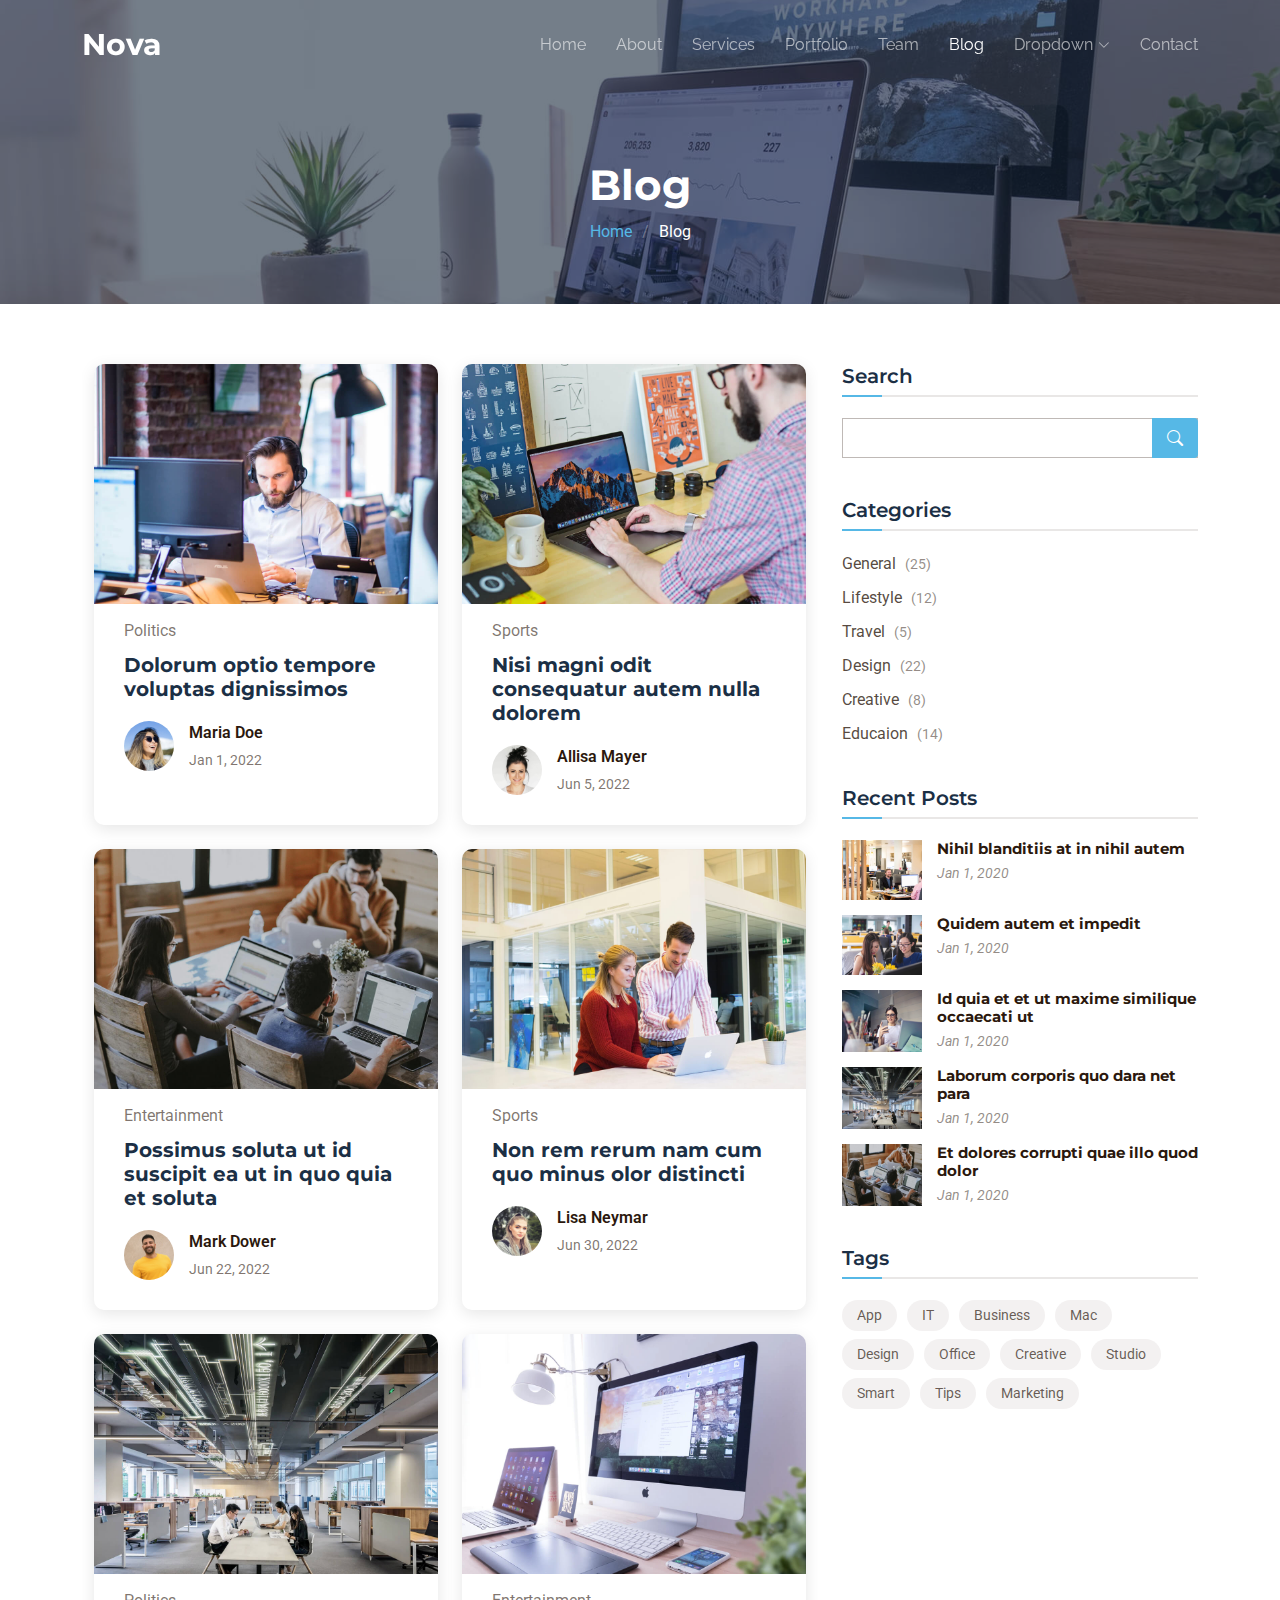
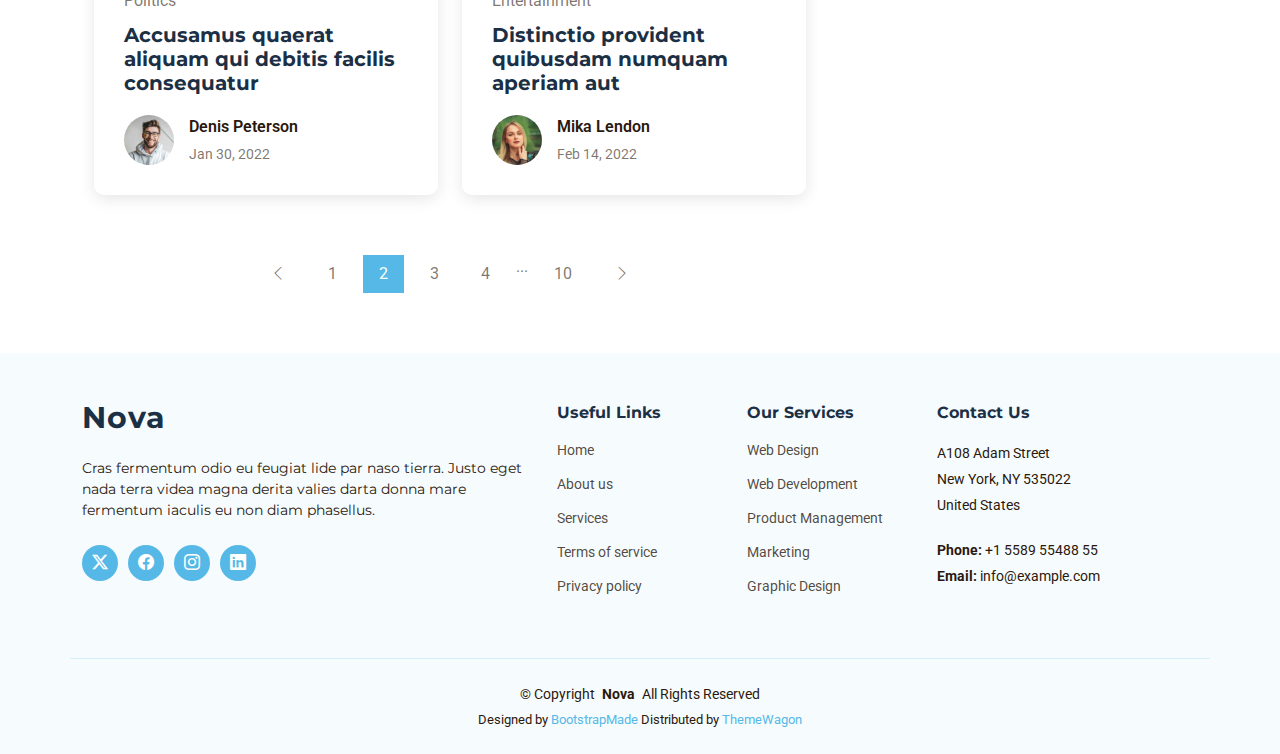
<file: Camus Sarlu/blog.html>
<!DOCTYPE html>
<html lang="en">

<head>
  <meta charset="utf-8">
  <meta content="width=device-width, initial-scale=1.0" name="viewport">
  <title>Blog - Nova Bootstrap Template</title>
  <meta name="description" content="">
  <meta name="keywords" content="">

  <!-- Favicons -->
  <link href="assets/img/favicon.png" rel="icon">
  <link href="assets/img/apple-touch-icon.png" rel="apple-touch-icon">

  <!-- Fonts -->
  <link href="https://fonts.googleapis.com" rel="preconnect">
  <link href="https://fonts.gstatic.com" rel="preconnect" crossorigin>
  <link href="https://fonts.googleapis.com/css2?family=Roboto:ital,wght@0,100;0,300;0,400;0,500;0,700;0,900;1,100;1,300;1,400;1,500;1,700;1,900&family=Montserrat:ital,wght@0,100;0,200;0,300;0,400;0,500;0,600;0,700;0,800;0,900;1,100;1,200;1,300;1,400;1,500;1,600;1,700;1,800;1,900&family=Raleway:ital,wght@0,100;0,200;0,300;0,400;0,500;0,600;0,700;0,800;0,900;1,100;1,200;1,300;1,400;1,500;1,600;1,700;1,800;1,900&display=swap" rel="stylesheet">

  <!-- Vendor CSS Files -->
  <link href="assets/vendor/bootstrap/css/bootstrap.min.css" rel="stylesheet">
  <link href="assets/vendor/bootstrap-icons/bootstrap-icons.css" rel="stylesheet">
  <link href="assets/vendor/aos/aos.css" rel="stylesheet">
  <link href="assets/vendor/glightbox/css/glightbox.min.css" rel="stylesheet">
  <link href="assets/vendor/swiper/swiper-bundle.min.css" rel="stylesheet">

  <!-- Main CSS File -->
  <link href="assets/css/main.css" rel="stylesheet">

  <!-- =======================================================
  * Template Name: Nova
  * Template URL: https://bootstrapmade.com/nova-bootstrap-business-template/
  * Updated: Aug 07 2024 with Bootstrap v5.3.3
  * Author: BootstrapMade.com
  * License: https://bootstrapmade.com/license/
  ======================================================== -->
</head>

<body class="blog-page">

  <header id="header" class="header d-flex align-items-center fixed-top">
    <div class="container-fluid container-xl position-relative d-flex align-items-center justify-content-between">

      <a href="index.html" class="logo d-flex align-items-center">
        <!-- Uncomment the line below if you also wish to use an image logo -->
        <!-- <img src="assets/img/logo.png" alt=""> -->
        <h1 class="sitename">Nova</h1>
      </a>

      <nav id="navmenu" class="navmenu">
        <ul>
          <li><a href="index.html">Home<br></a></li>
          <li><a href="about.html">About</a></li>
          <li><a href="services.html">Services</a></li>
          <li><a href="portfolio.html">Portfolio</a></li>
          <li><a href="team.html">Team</a></li>
          <li><a href="blog.html" class="active">Blog</a></li>
          <li class="dropdown"><a href="#"><span>Dropdown</span> <i class="bi bi-chevron-down toggle-dropdown"></i></a>
            <ul>
              <li><a href="#">Dropdown 1</a></li>
              <li class="dropdown"><a href="#"><span>Deep Dropdown</span> <i class="bi bi-chevron-down toggle-dropdown"></i></a>
                <ul>
                  <li><a href="#">Deep Dropdown 1</a></li>
                  <li><a href="#">Deep Dropdown 2</a></li>
                  <li><a href="#">Deep Dropdown 3</a></li>
                  <li><a href="#">Deep Dropdown 4</a></li>
                  <li><a href="#">Deep Dropdown 5</a></li>
                </ul>
              </li>
              <li><a href="#">Dropdown 2</a></li>
              <li><a href="#">Dropdown 3</a></li>
              <li><a href="#">Dropdown 4</a></li>
            </ul>
          </li>
          <li><a href="contact.html">Contact</a></li>
        </ul>
        <i class="mobile-nav-toggle d-xl-none bi bi-list"></i>
      </nav>

    </div>
  </header>

  <main class="main">

    <!-- Page Title -->
    <div class="page-title dark-background" data-aos="fade" style="background-image: url(assets/img/blog-page-title-bg.jpg);">
      <div class="container">
        <h1>Blog</h1>
        <nav class="breadcrumbs">
          <ol>
            <li><a href="index.html">Home</a></li>
            <li class="current">Blog</li>
          </ol>
        </nav>
      </div>
    </div><!-- End Page Title -->

    <div class="container">
      <div class="row">

        <div class="col-lg-8">

          <!-- Blog Posts Section -->
          <section id="blog-posts" class="blog-posts section">

            <div class="container">
              <div class="row gy-4">

                <div class="col-lg-6">
                  <article>

                    <div class="post-img">
                      <img src="assets/img/blog/blog-1.jpg" alt="" class="img-fluid">
                    </div>

                    <p class="post-category">Politics</p>

                    <h2 class="title">
                      <a href="blog-details.html">Dolorum optio tempore voluptas dignissimos</a>
                    </h2>

                    <div class="d-flex align-items-center">
                      <img src="assets/img/blog/blog-author.jpg" alt="" class="img-fluid post-author-img flex-shrink-0">
                      <div class="post-meta">
                        <p class="post-author">Maria Doe</p>
                        <p class="post-date">
                          <time datetime="2022-01-01">Jan 1, 2022</time>
                        </p>
                      </div>
                    </div>

                  </article>
                </div><!-- End post list item -->

                <div class="col-lg-6">
                  <article>

                    <div class="post-img">
                      <img src="assets/img/blog/blog-2.jpg" alt="" class="img-fluid">
                    </div>

                    <p class="post-category">Sports</p>

                    <h2 class="title">
                      <a href="blog-details.html">Nisi magni odit consequatur autem nulla dolorem</a>
                    </h2>

                    <div class="d-flex align-items-center">
                      <img src="assets/img/blog/blog-author-2.jpg" alt="" class="img-fluid post-author-img flex-shrink-0">
                      <div class="post-meta">
                        <p class="post-author">Allisa Mayer</p>
                        <p class="post-date">
                          <time datetime="2022-01-01">Jun 5, 2022</time>
                        </p>
                      </div>
                    </div>

                  </article>
                </div><!-- End post list item -->

                <div class="col-lg-6">
                  <article>

                    <div class="post-img">
                      <img src="assets/img/blog/blog-3.jpg" alt="" class="img-fluid">
                    </div>

                    <p class="post-category">Entertainment</p>

                    <h2 class="title">
                      <a href="blog-details.html">Possimus soluta ut id suscipit ea ut in quo quia et soluta</a>
                    </h2>

                    <div class="d-flex align-items-center">
                      <img src="assets/img/blog/blog-author-3.jpg" alt="" class="img-fluid post-author-img flex-shrink-0">
                      <div class="post-meta">
                        <p class="post-author">Mark Dower</p>
                        <p class="post-date">
                          <time datetime="2022-01-01">Jun 22, 2022</time>
                        </p>
                      </div>
                    </div>

                  </article>
                </div><!-- End post list item -->

                <div class="col-lg-6">
                  <article>

                    <div class="post-img">
                      <img src="assets/img/blog/blog-4.jpg" alt="" class="img-fluid">
                    </div>

                    <p class="post-category">Sports</p>

                    <h2 class="title">
                      <a href="blog-details.html">Non rem rerum nam cum quo minus olor distincti</a>
                    </h2>

                    <div class="d-flex align-items-center">
                      <img src="assets/img/blog/blog-author-4.jpg" alt="" class="img-fluid post-author-img flex-shrink-0">
                      <div class="post-meta">
                        <p class="post-author">Lisa Neymar</p>
                        <p class="post-date">
                          <time datetime="2022-01-01">Jun 30, 2022</time>
                        </p>
                      </div>
                    </div>

                  </article>
                </div><!-- End post list item -->

                <div class="col-lg-6">
                  <article>

                    <div class="post-img">
                      <img src="assets/img/blog/blog-5.jpg" alt="" class="img-fluid">
                    </div>

                    <p class="post-category">Politics</p>

                    <h2 class="title">
                      <a href="blog-details.html">Accusamus quaerat aliquam qui debitis facilis consequatur</a>
                    </h2>

                    <div class="d-flex align-items-center">
                      <img src="assets/img/blog/blog-author-5.jpg" alt="" class="img-fluid post-author-img flex-shrink-0">
                      <div class="post-meta">
                        <p class="post-author">Denis Peterson</p>
                        <p class="post-date">
                          <time datetime="2022-01-01">Jan 30, 2022</time>
                        </p>
                      </div>
                    </div>

                  </article>
                </div><!-- End post list item -->

                <div class="col-lg-6">
                  <article>

                    <div class="post-img">
                      <img src="assets/img/blog/blog-6.jpg" alt="" class="img-fluid">
                    </div>

                    <p class="post-category">Entertainment</p>

                    <h2 class="title">
                      <a href="blog-details.html">Distinctio provident quibusdam numquam aperiam aut</a>
                    </h2>

                    <div class="d-flex align-items-center">
                      <img src="assets/img/blog/blog-author-6.jpg" alt="" class="img-fluid post-author-img flex-shrink-0">
                      <div class="post-meta">
                        <p class="post-author">Mika Lendon</p>
                        <p class="post-date">
                          <time datetime="2022-01-01">Feb 14, 2022</time>
                        </p>
                      </div>
                    </div>

                  </article>
                </div><!-- End post list item -->

              </div>
            </div>

          </section><!-- /Blog Posts Section -->

          <!-- Blog Pagination Section -->
          <section id="blog-pagination" class="blog-pagination section">

            <div class="container">
              <div class="d-flex justify-content-center">
                <ul>
                  <li><a href="#"><i class="bi bi-chevron-left"></i></a></li>
                  <li><a href="#">1</a></li>
                  <li><a href="#" class="active">2</a></li>
                  <li><a href="#">3</a></li>
                  <li><a href="#">4</a></li>
                  <li>...</li>
                  <li><a href="#">10</a></li>
                  <li><a href="#"><i class="bi bi-chevron-right"></i></a></li>
                </ul>
              </div>
            </div>

          </section><!-- /Blog Pagination Section -->

        </div>

        <div class="col-lg-4 sidebar">

          <div class="widgets-container">

            <!-- Search Widget -->
            <div class="search-widget widget-item">

              <h3 class="widget-title">Search</h3>
              <form action="">
                <input type="text">
                <button type="submit" title="Search"><i class="bi bi-search"></i></button>
              </form>

            </div><!--/Search Widget -->

            <!-- Categories Widget -->
            <div class="categories-widget widget-item">

              <h3 class="widget-title">Categories</h3>
              <ul class="mt-3">
                <li><a href="#">General <span>(25)</span></a></li>
                <li><a href="#">Lifestyle <span>(12)</span></a></li>
                <li><a href="#">Travel <span>(5)</span></a></li>
                <li><a href="#">Design <span>(22)</span></a></li>
                <li><a href="#">Creative <span>(8)</span></a></li>
                <li><a href="#">Educaion <span>(14)</span></a></li>
              </ul>

            </div><!--/Categories Widget -->

            <!-- Recent Posts Widget -->
            <div class="recent-posts-widget widget-item">

              <h3 class="widget-title">Recent Posts</h3>

              <div class="post-item">
                <img src="assets/img/blog/blog-recent-1.jpg" alt="" class="flex-shrink-0">
                <div>
                  <h4><a href="blog-details.html">Nihil blanditiis at in nihil autem</a></h4>
                  <time datetime="2020-01-01">Jan 1, 2020</time>
                </div>
              </div><!-- End recent post item-->

              <div class="post-item">
                <img src="assets/img/blog/blog-recent-2.jpg" alt="" class="flex-shrink-0">
                <div>
                  <h4><a href="blog-details.html">Quidem autem et impedit</a></h4>
                  <time datetime="2020-01-01">Jan 1, 2020</time>
                </div>
              </div><!-- End recent post item-->

              <div class="post-item">
                <img src="assets/img/blog/blog-recent-3.jpg" alt="" class="flex-shrink-0">
                <div>
                  <h4><a href="blog-details.html">Id quia et et ut maxime similique occaecati ut</a></h4>
                  <time datetime="2020-01-01">Jan 1, 2020</time>
                </div>
              </div><!-- End recent post item-->

              <div class="post-item">
                <img src="assets/img/blog/blog-recent-4.jpg" alt="" class="flex-shrink-0">
                <div>
                  <h4><a href="blog-details.html">Laborum corporis quo dara net para</a></h4>
                  <time datetime="2020-01-01">Jan 1, 2020</time>
                </div>
              </div><!-- End recent post item-->

              <div class="post-item">
                <img src="assets/img/blog/blog-recent-5.jpg" alt="" class="flex-shrink-0">
                <div>
                  <h4><a href="blog-details.html">Et dolores corrupti quae illo quod dolor</a></h4>
                  <time datetime="2020-01-01">Jan 1, 2020</time>
                </div>
              </div><!-- End recent post item-->

            </div><!--/Recent Posts Widget -->

            <!-- Tags Widget -->
            <div class="tags-widget widget-item">

              <h3 class="widget-title">Tags</h3>
              <ul>
                <li><a href="#">App</a></li>
                <li><a href="#">IT</a></li>
                <li><a href="#">Business</a></li>
                <li><a href="#">Mac</a></li>
                <li><a href="#">Design</a></li>
                <li><a href="#">Office</a></li>
                <li><a href="#">Creative</a></li>
                <li><a href="#">Studio</a></li>
                <li><a href="#">Smart</a></li>
                <li><a href="#">Tips</a></li>
                <li><a href="#">Marketing</a></li>
              </ul>

            </div><!--/Tags Widget -->

          </div>

        </div>

      </div>
    </div>

  </main>

  <footer id="footer" class="footer light-background">

    <div class="footer-top">
      <div class="container">
        <div class="row gy-4">
          <div class="col-lg-5 col-md-12 footer-about">
            <a href="index.html" class="logo d-flex align-items-center">
              <span class="sitename">Nova</span>
            </a>
            <p>Cras fermentum odio eu feugiat lide par naso tierra. Justo eget nada terra videa magna derita valies darta donna mare fermentum iaculis eu non diam phasellus.</p>
            <div class="social-links d-flex mt-4">
              <a href=""><i class="bi bi-twitter-x"></i></a>
              <a href=""><i class="bi bi-facebook"></i></a>
              <a href=""><i class="bi bi-instagram"></i></a>
              <a href=""><i class="bi bi-linkedin"></i></a>
            </div>
          </div>

          <div class="col-lg-2 col-6 footer-links">
            <h4>Useful Links</h4>
            <ul>
              <li><a href="#">Home</a></li>
              <li><a href="#">About us</a></li>
              <li><a href="#">Services</a></li>
              <li><a href="#">Terms of service</a></li>
              <li><a href="#">Privacy policy</a></li>
            </ul>
          </div>

          <div class="col-lg-2 col-6 footer-links">
            <h4>Our Services</h4>
            <ul>
              <li><a href="#">Web Design</a></li>
              <li><a href="#">Web Development</a></li>
              <li><a href="#">Product Management</a></li>
              <li><a href="#">Marketing</a></li>
              <li><a href="#">Graphic Design</a></li>
            </ul>
          </div>

          <div class="col-lg-3 col-md-12 footer-contact text-center text-md-start">
            <h4>Contact Us</h4>
            <p>A108 Adam Street</p>
            <p>New York, NY 535022</p>
            <p>United States</p>
            <p class="mt-4"><strong>Phone:</strong> <span>+1 5589 55488 55</span></p>
            <p><strong>Email:</strong> <span>info@example.com</span></p>
          </div>

        </div>
      </div>
    </div>

    <div class="container copyright text-center">
      <p>© <span>Copyright</span> <strong class="px-1 sitename">Nova</strong> <span>All Rights Reserved</span></p>
      <div class="credits">
        <!-- All the links in the footer should remain intact. -->
        <!-- You can delete the links only if you've purchased the pro version. -->
        <!-- Licensing information: https://bootstrapmade.com/license/ -->
        <!-- Purchase the pro version with working PHP/AJAX contact form: [buy-url] -->
        Designed by <a href="https://bootstrapmade.com/">BootstrapMade</a> Distributed by <a href="https://themewagon.com">ThemeWagon</a>
      </div>
    </div>

  </footer>

  <!-- Scroll Top -->
  <a href="#" id="scroll-top" class="scroll-top d-flex align-items-center justify-content-center"><i class="bi bi-arrow-up-short"></i></a>

  <!-- Preloader -->
  <div id="preloader"></div>

  <!-- Vendor JS Files -->
  <script src="assets/vendor/bootstrap/js/bootstrap.bundle.min.js"></script>
  <script src="assets/vendor/php-email-form/validate.js"></script>
  <script src="assets/vendor/aos/aos.js"></script>
  <script src="assets/vendor/glightbox/js/glightbox.min.js"></script>
  <script src="assets/vendor/swiper/swiper-bundle.min.js"></script>
  <script src="assets/vendor/imagesloaded/imagesloaded.pkgd.min.js"></script>
  <script src="assets/vendor/isotope-layout/isotope.pkgd.min.js"></script>

  <!-- Main JS File -->
  <script src="assets/js/main.js"></script>

</body>

</html>
</file>
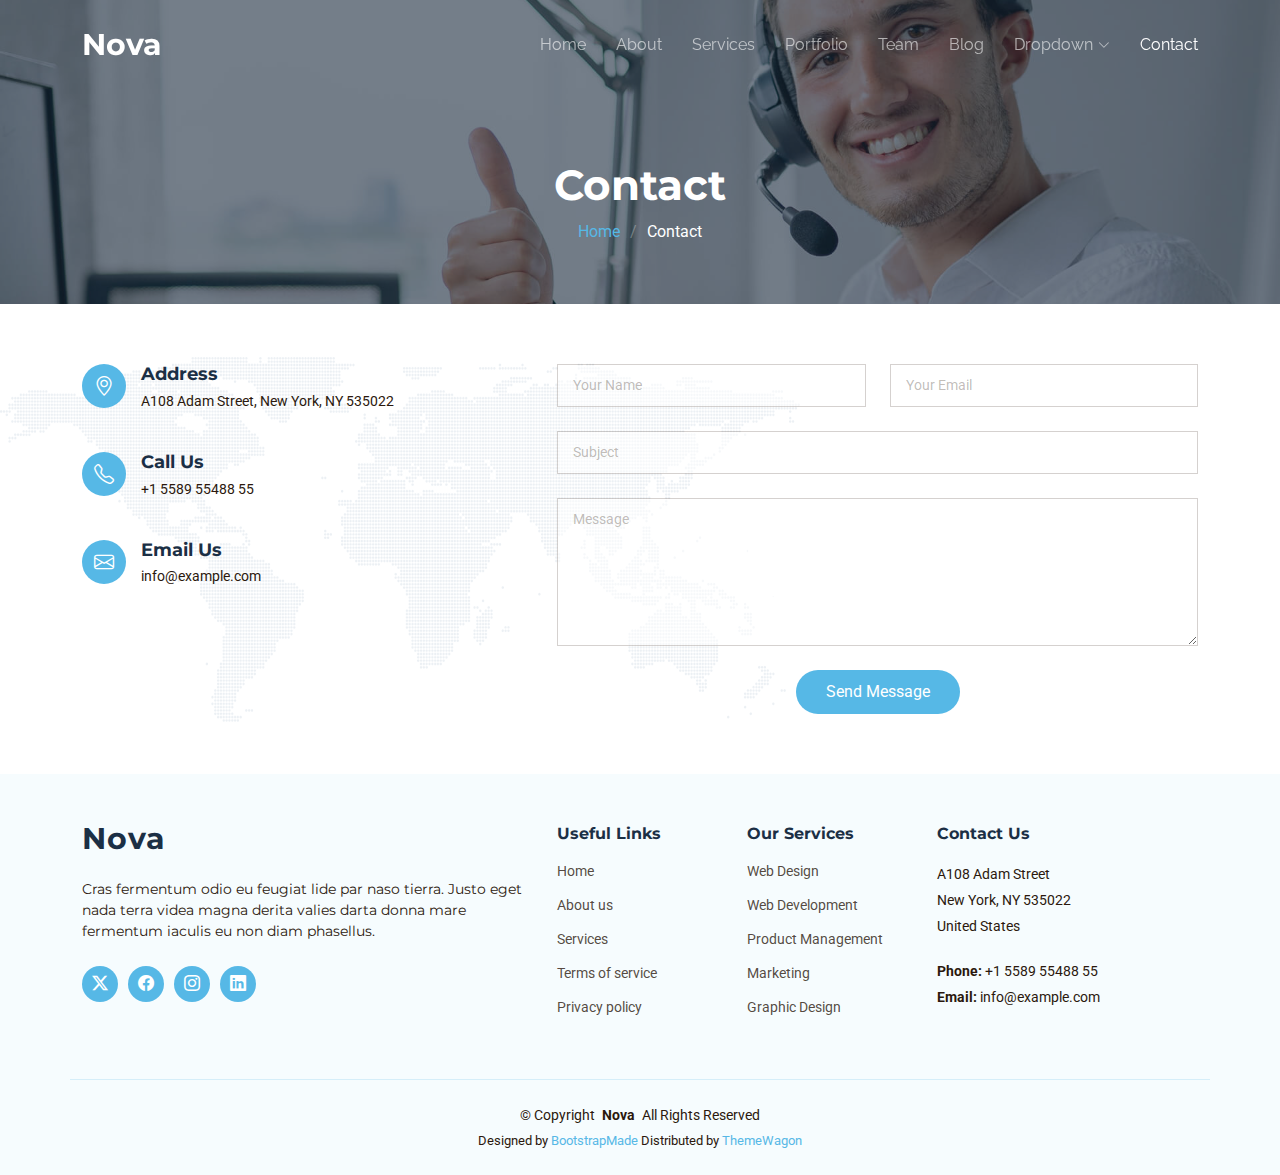
<file: Camus Sarlu/contact.html>
<!DOCTYPE html>
<html lang="en">

<head>
  <meta charset="utf-8">
  <meta content="width=device-width, initial-scale=1.0" name="viewport">
  <title>Contact - Nova Bootstrap Template</title>
  <meta name="description" content="">
  <meta name="keywords" content="">

  <!-- Favicons -->
  <link href="assets/img/favicon.png" rel="icon">
  <link href="assets/img/apple-touch-icon.png" rel="apple-touch-icon">

  <!-- Fonts -->
  <link href="https://fonts.googleapis.com" rel="preconnect">
  <link href="https://fonts.gstatic.com" rel="preconnect" crossorigin>
  <link href="https://fonts.googleapis.com/css2?family=Roboto:ital,wght@0,100;0,300;0,400;0,500;0,700;0,900;1,100;1,300;1,400;1,500;1,700;1,900&family=Montserrat:ital,wght@0,100;0,200;0,300;0,400;0,500;0,600;0,700;0,800;0,900;1,100;1,200;1,300;1,400;1,500;1,600;1,700;1,800;1,900&family=Raleway:ital,wght@0,100;0,200;0,300;0,400;0,500;0,600;0,700;0,800;0,900;1,100;1,200;1,300;1,400;1,500;1,600;1,700;1,800;1,900&display=swap" rel="stylesheet">

  <!-- Vendor CSS Files -->
  <link href="assets/vendor/bootstrap/css/bootstrap.min.css" rel="stylesheet">
  <link href="assets/vendor/bootstrap-icons/bootstrap-icons.css" rel="stylesheet">
  <link href="assets/vendor/aos/aos.css" rel="stylesheet">
  <link href="assets/vendor/glightbox/css/glightbox.min.css" rel="stylesheet">
  <link href="assets/vendor/swiper/swiper-bundle.min.css" rel="stylesheet">

  <!-- Main CSS File -->
  <link href="assets/css/main.css" rel="stylesheet">

  <!-- =======================================================
  * Template Name: Nova
  * Template URL: https://bootstrapmade.com/nova-bootstrap-business-template/
  * Updated: Aug 07 2024 with Bootstrap v5.3.3
  * Author: BootstrapMade.com
  * License: https://bootstrapmade.com/license/
  ======================================================== -->
</head>

<body class="contact-page">

  <header id="header" class="header d-flex align-items-center fixed-top">
    <div class="container-fluid container-xl position-relative d-flex align-items-center justify-content-between">

      <a href="index.html" class="logo d-flex align-items-center">
        <!-- Uncomment the line below if you also wish to use an image logo -->
        <!-- <img src="assets/img/logo.png" alt=""> -->
        <h1 class="sitename">Nova</h1>
      </a>

      <nav id="navmenu" class="navmenu">
        <ul>
          <li><a href="index.html">Home<br></a></li>
          <li><a href="about.html">About</a></li>
          <li><a href="services.html">Services</a></li>
          <li><a href="portfolio.html">Portfolio</a></li>
          <li><a href="team.html">Team</a></li>
          <li><a href="blog.html">Blog</a></li>
          <li class="dropdown"><a href="#"><span>Dropdown</span> <i class="bi bi-chevron-down toggle-dropdown"></i></a>
            <ul>
              <li><a href="#">Dropdown 1</a></li>
              <li class="dropdown"><a href="#"><span>Deep Dropdown</span> <i class="bi bi-chevron-down toggle-dropdown"></i></a>
                <ul>
                  <li><a href="#">Deep Dropdown 1</a></li>
                  <li><a href="#">Deep Dropdown 2</a></li>
                  <li><a href="#">Deep Dropdown 3</a></li>
                  <li><a href="#">Deep Dropdown 4</a></li>
                  <li><a href="#">Deep Dropdown 5</a></li>
                </ul>
              </li>
              <li><a href="#">Dropdown 2</a></li>
              <li><a href="#">Dropdown 3</a></li>
              <li><a href="#">Dropdown 4</a></li>
            </ul>
          </li>
          <li><a href="contact.html" class="active">Contact</a></li>
        </ul>
        <i class="mobile-nav-toggle d-xl-none bi bi-list"></i>
      </nav>

    </div>
  </header>

  <main class="main">

    <!-- Page Title -->
    <div class="page-title dark-background" data-aos="fade" style="background-image: url(assets/img/contact-page-title-bg.jpg);">
      <div class="container">
        <h1>Contact</h1>
        <nav class="breadcrumbs">
          <ol>
            <li><a href="index.html">Home</a></li>
            <li class="current">Contact</li>
          </ol>
        </nav>
      </div>
    </div><!-- End Page Title -->

    <!-- Contact Section -->
    <section id="contact" class="contact section">

      <div class="container position-relative" data-aos="fade-up" data-aos-delay="100">

        <div class="row gy-4">

          <div class="col-lg-5">
            <div class="info-item d-flex" data-aos="fade-up" data-aos-delay="200">
              <i class="bi bi-geo-alt flex-shrink-0"></i>
              <div>
                <h3>Address</h3>
                <p>A108 Adam Street, New York, NY 535022</p>
              </div>
            </div><!-- End Info Item -->

            <div class="info-item d-flex" data-aos="fade-up" data-aos-delay="300">
              <i class="bi bi-telephone flex-shrink-0"></i>
              <div>
                <h3>Call Us</h3>
                <p>+1 5589 55488 55</p>
              </div>
            </div><!-- End Info Item -->

            <div class="info-item d-flex" data-aos="fade-up" data-aos-delay="400">
              <i class="bi bi-envelope flex-shrink-0"></i>
              <div>
                <h3>Email Us</h3>
                <p>info@example.com</p>
              </div>
            </div><!-- End Info Item -->

          </div>

          <div class="col-lg-7">
            <form action="forms/contact.php" method="post" class="php-email-form" data-aos="fade-up" data-aos-delay="500">
              <div class="row gy-4">

                <div class="col-md-6">
                  <input type="text" name="name" class="form-control" placeholder="Your Name" required="">
                </div>

                <div class="col-md-6 ">
                  <input type="email" class="form-control" name="email" placeholder="Your Email" required="">
                </div>

                <div class="col-md-12">
                  <input type="text" class="form-control" name="subject" placeholder="Subject" required="">
                </div>

                <div class="col-md-12">
                  <textarea class="form-control" name="message" rows="6" placeholder="Message" required=""></textarea>
                </div>

                <div class="col-md-12 text-center">
                  <div class="loading">Loading</div>
                  <div class="error-message"></div>
                  <div class="sent-message">Your message has been sent. Thank you!</div>

                  <button type="submit">Send Message</button>
                </div>

              </div>
            </form>
          </div><!-- End Contact Form -->

        </div>

      </div>

    </section><!-- /Contact Section -->

  </main>

  <footer id="footer" class="footer light-background">

    <div class="footer-top">
      <div class="container">
        <div class="row gy-4">
          <div class="col-lg-5 col-md-12 footer-about">
            <a href="index.html" class="logo d-flex align-items-center">
              <span class="sitename">Nova</span>
            </a>
            <p>Cras fermentum odio eu feugiat lide par naso tierra. Justo eget nada terra videa magna derita valies darta donna mare fermentum iaculis eu non diam phasellus.</p>
            <div class="social-links d-flex mt-4">
              <a href=""><i class="bi bi-twitter-x"></i></a>
              <a href=""><i class="bi bi-facebook"></i></a>
              <a href=""><i class="bi bi-instagram"></i></a>
              <a href=""><i class="bi bi-linkedin"></i></a>
            </div>
          </div>

          <div class="col-lg-2 col-6 footer-links">
            <h4>Useful Links</h4>
            <ul>
              <li><a href="#">Home</a></li>
              <li><a href="#">About us</a></li>
              <li><a href="#">Services</a></li>
              <li><a href="#">Terms of service</a></li>
              <li><a href="#">Privacy policy</a></li>
            </ul>
          </div>

          <div class="col-lg-2 col-6 footer-links">
            <h4>Our Services</h4>
            <ul>
              <li><a href="#">Web Design</a></li>
              <li><a href="#">Web Development</a></li>
              <li><a href="#">Product Management</a></li>
              <li><a href="#">Marketing</a></li>
              <li><a href="#">Graphic Design</a></li>
            </ul>
          </div>

          <div class="col-lg-3 col-md-12 footer-contact text-center text-md-start">
            <h4>Contact Us</h4>
            <p>A108 Adam Street</p>
            <p>New York, NY 535022</p>
            <p>United States</p>
            <p class="mt-4"><strong>Phone:</strong> <span>+1 5589 55488 55</span></p>
            <p><strong>Email:</strong> <span>info@example.com</span></p>
          </div>

        </div>
      </div>
    </div>

    <div class="container copyright text-center">
      <p>© <span>Copyright</span> <strong class="px-1 sitename">Nova</strong> <span>All Rights Reserved</span></p>
      <div class="credits">
        <!-- All the links in the footer should remain intact. -->
        <!-- You can delete the links only if you've purchased the pro version. -->
        <!-- Licensing information: https://bootstrapmade.com/license/ -->
        <!-- Purchase the pro version with working PHP/AJAX contact form: [buy-url] -->
        Designed by <a href="https://bootstrapmade.com/">BootstrapMade</a> Distributed by <a href="https://themewagon.com">ThemeWagon</a>
      </div>
    </div>

  </footer>

  <!-- Scroll Top -->
  <a href="#" id="scroll-top" class="scroll-top d-flex align-items-center justify-content-center"><i class="bi bi-arrow-up-short"></i></a>

  <!-- Preloader -->
  <div id="preloader"></div>

  <!-- Vendor JS Files -->
  <script src="assets/vendor/bootstrap/js/bootstrap.bundle.min.js"></script>
  <script src="assets/vendor/php-email-form/validate.js"></script>
  <script src="assets/vendor/aos/aos.js"></script>
  <script src="assets/vendor/glightbox/js/glightbox.min.js"></script>
  <script src="assets/vendor/swiper/swiper-bundle.min.js"></script>
  <script src="assets/vendor/imagesloaded/imagesloaded.pkgd.min.js"></script>
  <script src="assets/vendor/isotope-layout/isotope.pkgd.min.js"></script>

  <!-- Main JS File -->
  <script src="assets/js/main.js"></script>

</body>

</html>
</file>
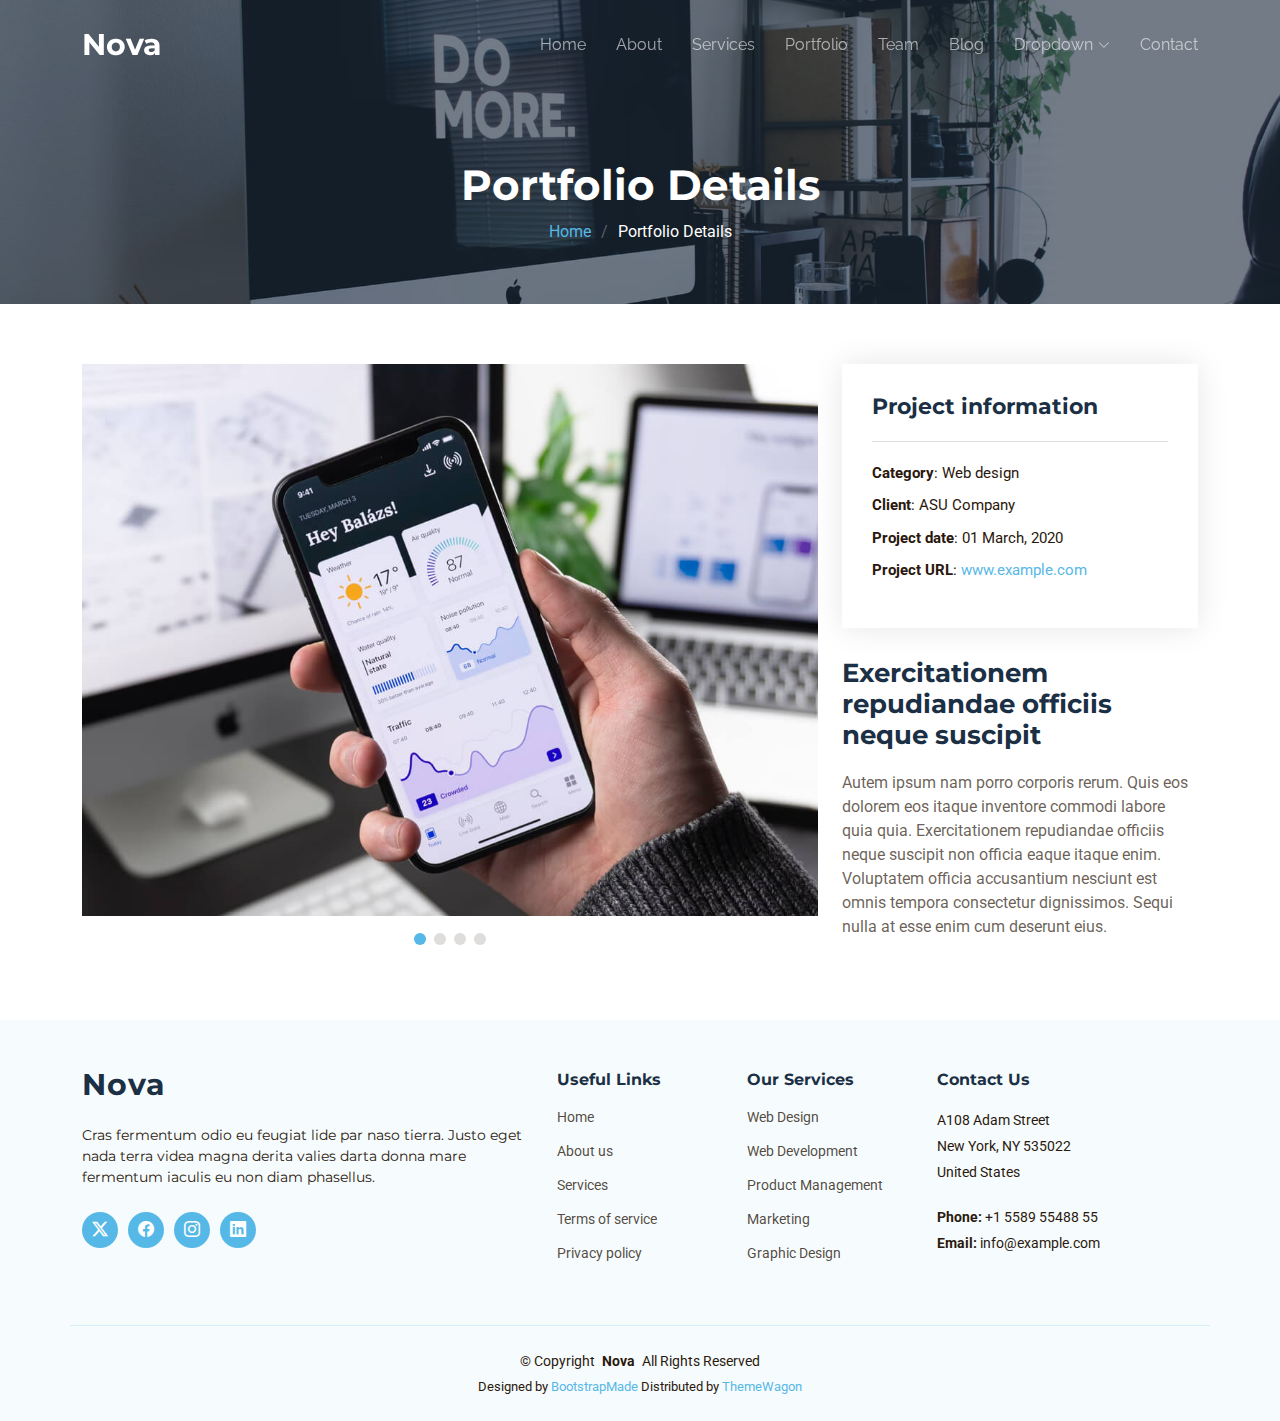
<file: Camus Sarlu/portfolio-details.html>
<!DOCTYPE html>
<html lang="en">

<head>
  <meta charset="utf-8">
  <meta content="width=device-width, initial-scale=1.0" name="viewport">
  <title>Portfolio Details - Nova Bootstrap Template</title>
  <meta name="description" content="">
  <meta name="keywords" content="">

  <!-- Favicons -->
  <link href="assets/img/favicon.png" rel="icon">
  <link href="assets/img/apple-touch-icon.png" rel="apple-touch-icon">

  <!-- Fonts -->
  <link href="https://fonts.googleapis.com" rel="preconnect">
  <link href="https://fonts.gstatic.com" rel="preconnect" crossorigin>
  <link href="https://fonts.googleapis.com/css2?family=Roboto:ital,wght@0,100;0,300;0,400;0,500;0,700;0,900;1,100;1,300;1,400;1,500;1,700;1,900&family=Montserrat:ital,wght@0,100;0,200;0,300;0,400;0,500;0,600;0,700;0,800;0,900;1,100;1,200;1,300;1,400;1,500;1,600;1,700;1,800;1,900&family=Raleway:ital,wght@0,100;0,200;0,300;0,400;0,500;0,600;0,700;0,800;0,900;1,100;1,200;1,300;1,400;1,500;1,600;1,700;1,800;1,900&display=swap" rel="stylesheet">

  <!-- Vendor CSS Files -->
  <link href="assets/vendor/bootstrap/css/bootstrap.min.css" rel="stylesheet">
  <link href="assets/vendor/bootstrap-icons/bootstrap-icons.css" rel="stylesheet">
  <link href="assets/vendor/aos/aos.css" rel="stylesheet">
  <link href="assets/vendor/glightbox/css/glightbox.min.css" rel="stylesheet">
  <link href="assets/vendor/swiper/swiper-bundle.min.css" rel="stylesheet">

  <!-- Main CSS File -->
  <link href="assets/css/main.css" rel="stylesheet">

  <!-- =======================================================
  * Template Name: Nova
  * Template URL: https://bootstrapmade.com/nova-bootstrap-business-template/
  * Updated: Aug 07 2024 with Bootstrap v5.3.3
  * Author: BootstrapMade.com
  * License: https://bootstrapmade.com/license/
  ======================================================== -->
</head>

<body class="portfolio-details-page">

  <header id="header" class="header d-flex align-items-center fixed-top">
    <div class="container-fluid container-xl position-relative d-flex align-items-center justify-content-between">

      <a href="index.html" class="logo d-flex align-items-center">
        <!-- Uncomment the line below if you also wish to use an image logo -->
        <!-- <img src="assets/img/logo.png" alt=""> -->
        <h1 class="sitename">Nova</h1>
      </a>

      <nav id="navmenu" class="navmenu">
        <ul>
          <li><a href="index.html">Home<br></a></li>
          <li><a href="about.html">About</a></li>
          <li><a href="services.html">Services</a></li>
          <li><a href="portfolio.html">Portfolio</a></li>
          <li><a href="team.html">Team</a></li>
          <li><a href="blog.html">Blog</a></li>
          <li class="dropdown"><a href="#"><span>Dropdown</span> <i class="bi bi-chevron-down toggle-dropdown"></i></a>
            <ul>
              <li><a href="#">Dropdown 1</a></li>
              <li class="dropdown"><a href="#"><span>Deep Dropdown</span> <i class="bi bi-chevron-down toggle-dropdown"></i></a>
                <ul>
                  <li><a href="#">Deep Dropdown 1</a></li>
                  <li><a href="#">Deep Dropdown 2</a></li>
                  <li><a href="#">Deep Dropdown 3</a></li>
                  <li><a href="#">Deep Dropdown 4</a></li>
                  <li><a href="#">Deep Dropdown 5</a></li>
                </ul>
              </li>
              <li><a href="#">Dropdown 2</a></li>
              <li><a href="#">Dropdown 3</a></li>
              <li><a href="#">Dropdown 4</a></li>
            </ul>
          </li>
          <li><a href="contact.html">Contact</a></li>
        </ul>
        <i class="mobile-nav-toggle d-xl-none bi bi-list"></i>
      </nav>

    </div>
  </header>

  <main class="main">

    <!-- Page Title -->
    <div class="page-title dark-background" data-aos="fade" style="background-image: url(assets/img/portfolio-page-title-bg.jpg);">
      <div class="container">
        <h1>Portfolio Details</h1>
        <nav class="breadcrumbs">
          <ol>
            <li><a href="index.html">Home</a></li>
            <li class="current">Portfolio Details</li>
          </ol>
        </nav>
      </div>
    </div><!-- End Page Title -->

    <!-- Portfolio Details Section -->
    <section id="portfolio-details" class="portfolio-details section">

      <div class="container" data-aos="fade-up" data-aos-delay="100">

        <div class="row gy-4">

          <div class="col-lg-8">
            <div class="portfolio-details-slider swiper init-swiper">

              <script type="application/json" class="swiper-config">
                {
                  "loop": true,
                  "speed": 600,
                  "autoplay": {
                    "delay": 5000
                  },
                  "slidesPerView": "auto",
                  "pagination": {
                    "el": ".swiper-pagination",
                    "type": "bullets",
                    "clickable": true
                  }
                }
              </script>

              <div class="swiper-wrapper align-items-center">

                <div class="swiper-slide">
                  <img src="assets/img/portfolio/app-1.jpg" alt="">
                </div>

                <div class="swiper-slide">
                  <img src="assets/img/portfolio/product-1.jpg" alt="">
                </div>

                <div class="swiper-slide">
                  <img src="assets/img/portfolio/branding-1.jpg" alt="">
                </div>

                <div class="swiper-slide">
                  <img src="assets/img/portfolio/books-1.jpg" alt="">
                </div>

              </div>
              <div class="swiper-pagination"></div>
            </div>
          </div>

          <div class="col-lg-4">
            <div class="portfolio-info" data-aos="fade-up" data-aos-delay="200">
              <h3>Project information</h3>
              <ul>
                <li><strong>Category</strong>: Web design</li>
                <li><strong>Client</strong>: ASU Company</li>
                <li><strong>Project date</strong>: 01 March, 2020</li>
                <li><strong>Project URL</strong>: <a href="#">www.example.com</a></li>
              </ul>
            </div>
            <div class="portfolio-description" data-aos="fade-up" data-aos-delay="300">
              <h2>Exercitationem repudiandae officiis neque suscipit</h2>
              <p>
                Autem ipsum nam porro corporis rerum. Quis eos dolorem eos itaque inventore commodi labore quia quia. Exercitationem repudiandae officiis neque suscipit non officia eaque itaque enim. Voluptatem officia accusantium nesciunt est omnis tempora consectetur dignissimos. Sequi nulla at esse enim cum deserunt eius.
              </p>
            </div>
          </div>

        </div>

      </div>

    </section><!-- /Portfolio Details Section -->

  </main>

  <footer id="footer" class="footer light-background">

    <div class="footer-top">
      <div class="container">
        <div class="row gy-4">
          <div class="col-lg-5 col-md-12 footer-about">
            <a href="index.html" class="logo d-flex align-items-center">
              <span class="sitename">Nova</span>
            </a>
            <p>Cras fermentum odio eu feugiat lide par naso tierra. Justo eget nada terra videa magna derita valies darta donna mare fermentum iaculis eu non diam phasellus.</p>
            <div class="social-links d-flex mt-4">
              <a href=""><i class="bi bi-twitter-x"></i></a>
              <a href=""><i class="bi bi-facebook"></i></a>
              <a href=""><i class="bi bi-instagram"></i></a>
              <a href=""><i class="bi bi-linkedin"></i></a>
            </div>
          </div>

          <div class="col-lg-2 col-6 footer-links">
            <h4>Useful Links</h4>
            <ul>
              <li><a href="#">Home</a></li>
              <li><a href="#">About us</a></li>
              <li><a href="#">Services</a></li>
              <li><a href="#">Terms of service</a></li>
              <li><a href="#">Privacy policy</a></li>
            </ul>
          </div>

          <div class="col-lg-2 col-6 footer-links">
            <h4>Our Services</h4>
            <ul>
              <li><a href="#">Web Design</a></li>
              <li><a href="#">Web Development</a></li>
              <li><a href="#">Product Management</a></li>
              <li><a href="#">Marketing</a></li>
              <li><a href="#">Graphic Design</a></li>
            </ul>
          </div>

          <div class="col-lg-3 col-md-12 footer-contact text-center text-md-start">
            <h4>Contact Us</h4>
            <p>A108 Adam Street</p>
            <p>New York, NY 535022</p>
            <p>United States</p>
            <p class="mt-4"><strong>Phone:</strong> <span>+1 5589 55488 55</span></p>
            <p><strong>Email:</strong> <span>info@example.com</span></p>
          </div>

        </div>
      </div>
    </div>

    <div class="container copyright text-center">
      <p>© <span>Copyright</span> <strong class="px-1 sitename">Nova</strong> <span>All Rights Reserved</span></p>
      <div class="credits">
        <!-- All the links in the footer should remain intact. -->
        <!-- You can delete the links only if you've purchased the pro version. -->
        <!-- Licensing information: https://bootstrapmade.com/license/ -->
        <!-- Purchase the pro version with working PHP/AJAX contact form: [buy-url] -->
        Designed by <a href="https://bootstrapmade.com/">BootstrapMade</a> Distributed by <a href="https://themewagon.com">ThemeWagon</a>
      </div>
    </div>

  </footer>

  <!-- Scroll Top -->
  <a href="#" id="scroll-top" class="scroll-top d-flex align-items-center justify-content-center"><i class="bi bi-arrow-up-short"></i></a>

  <!-- Preloader -->
  <div id="preloader"></div>

  <!-- Vendor JS Files -->
  <script src="assets/vendor/bootstrap/js/bootstrap.bundle.min.js"></script>
  <script src="assets/vendor/php-email-form/validate.js"></script>
  <script src="assets/vendor/aos/aos.js"></script>
  <script src="assets/vendor/glightbox/js/glightbox.min.js"></script>
  <script src="assets/vendor/swiper/swiper-bundle.min.js"></script>
  <script src="assets/vendor/imagesloaded/imagesloaded.pkgd.min.js"></script>
  <script src="assets/vendor/isotope-layout/isotope.pkgd.min.js"></script>

  <!-- Main JS File -->
  <script src="assets/js/main.js"></script>

</body>

</html>
</file>
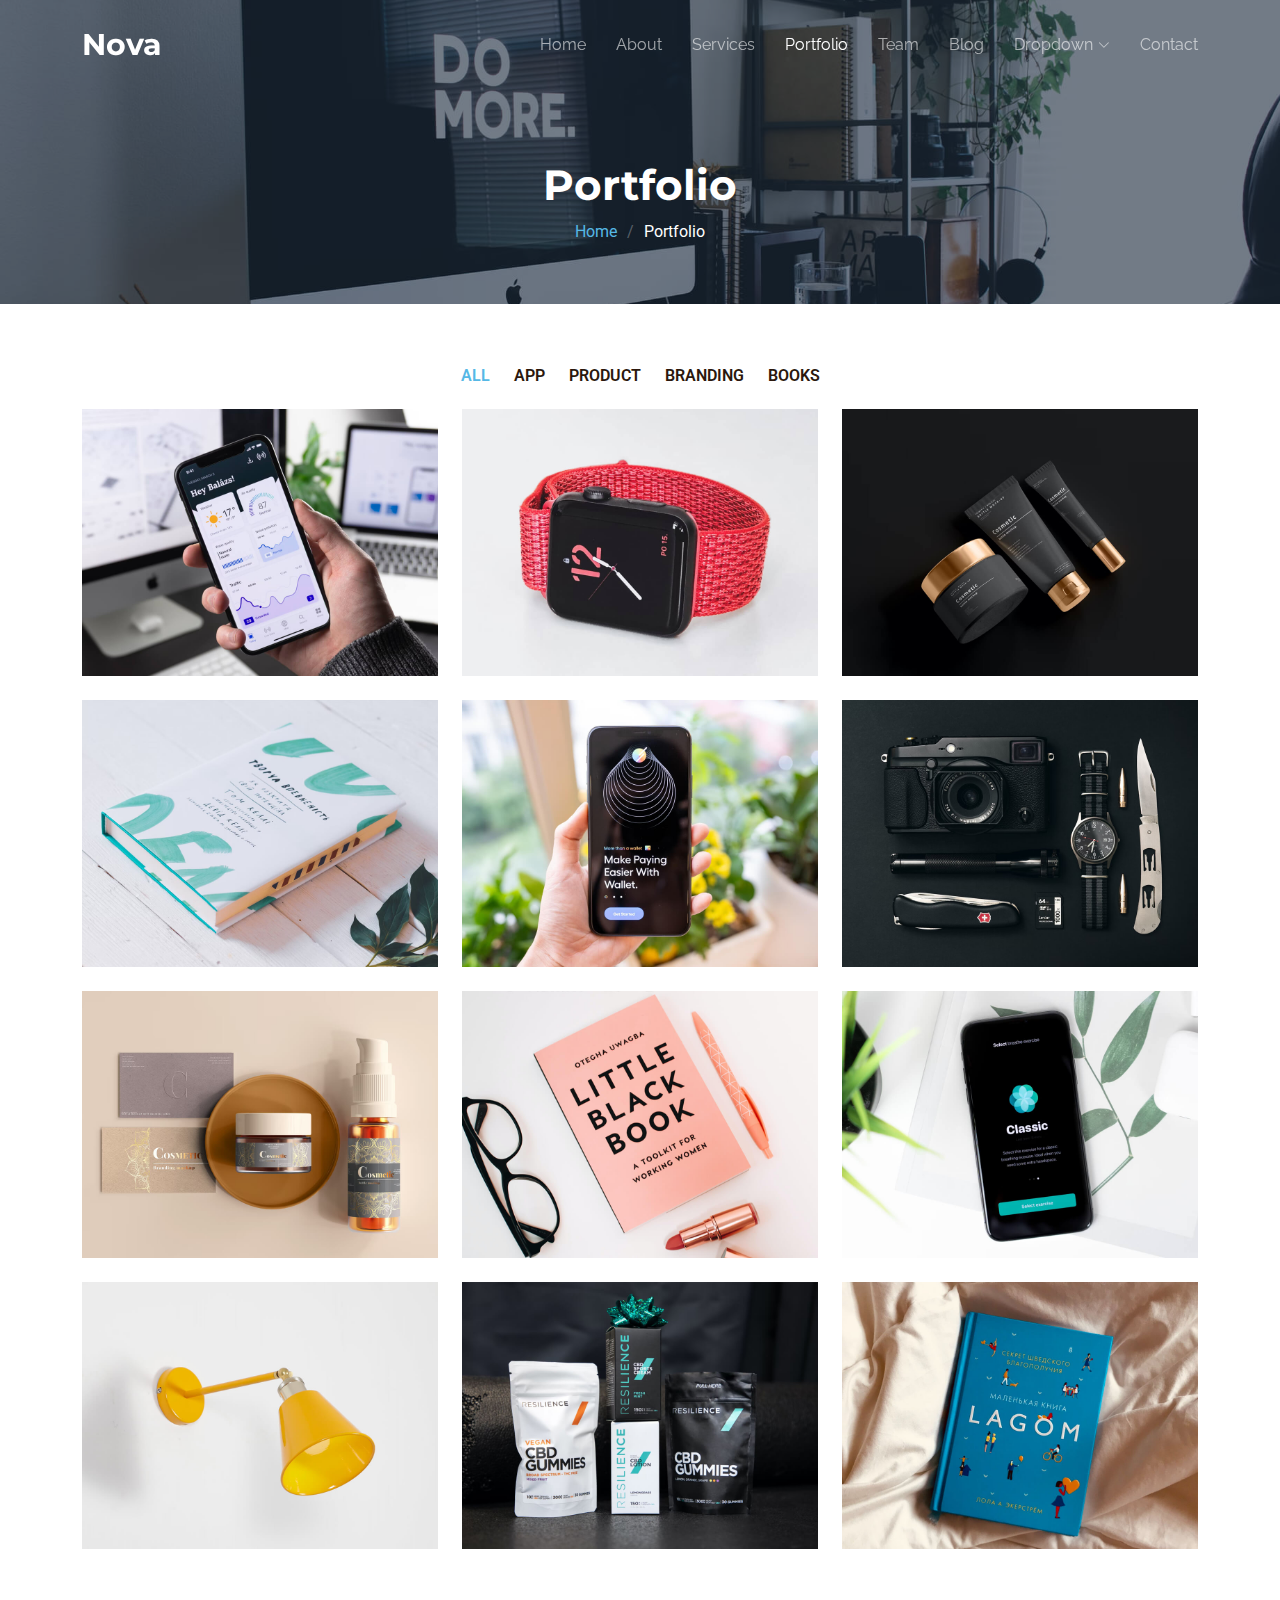
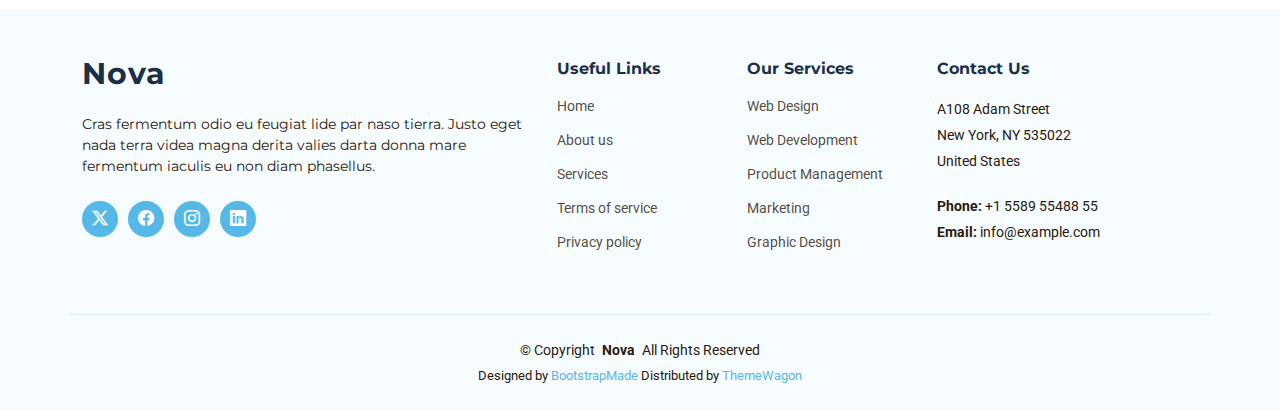
<file: Camus Sarlu/portfolio.html>
<!DOCTYPE html>
<html lang="en">

<head>
  <meta charset="utf-8">
  <meta content="width=device-width, initial-scale=1.0" name="viewport">
  <title>Portfolio - Nova Bootstrap Template</title>
  <meta name="description" content="">
  <meta name="keywords" content="">

  <!-- Favicons -->
  <link href="assets/img/favicon.png" rel="icon">
  <link href="assets/img/apple-touch-icon.png" rel="apple-touch-icon">

  <!-- Fonts -->
  <link href="https://fonts.googleapis.com" rel="preconnect">
  <link href="https://fonts.gstatic.com" rel="preconnect" crossorigin>
  <link href="https://fonts.googleapis.com/css2?family=Roboto:ital,wght@0,100;0,300;0,400;0,500;0,700;0,900;1,100;1,300;1,400;1,500;1,700;1,900&family=Montserrat:ital,wght@0,100;0,200;0,300;0,400;0,500;0,600;0,700;0,800;0,900;1,100;1,200;1,300;1,400;1,500;1,600;1,700;1,800;1,900&family=Raleway:ital,wght@0,100;0,200;0,300;0,400;0,500;0,600;0,700;0,800;0,900;1,100;1,200;1,300;1,400;1,500;1,600;1,700;1,800;1,900&display=swap" rel="stylesheet">

  <!-- Vendor CSS Files -->
  <link href="assets/vendor/bootstrap/css/bootstrap.min.css" rel="stylesheet">
  <link href="assets/vendor/bootstrap-icons/bootstrap-icons.css" rel="stylesheet">
  <link href="assets/vendor/aos/aos.css" rel="stylesheet">
  <link href="assets/vendor/glightbox/css/glightbox.min.css" rel="stylesheet">
  <link href="assets/vendor/swiper/swiper-bundle.min.css" rel="stylesheet">

  <!-- Main CSS File -->
  <link href="assets/css/main.css" rel="stylesheet">

  <!-- =======================================================
  * Template Name: Nova
  * Template URL: https://bootstrapmade.com/nova-bootstrap-business-template/
  * Updated: Aug 07 2024 with Bootstrap v5.3.3
  * Author: BootstrapMade.com
  * License: https://bootstrapmade.com/license/
  ======================================================== -->
</head>

<body class="portfolio-page">

  <header id="header" class="header d-flex align-items-center fixed-top">
    <div class="container-fluid container-xl position-relative d-flex align-items-center justify-content-between">

      <a href="index.html" class="logo d-flex align-items-center">
        <!-- Uncomment the line below if you also wish to use an image logo -->
        <!-- <img src="assets/img/logo.png" alt=""> -->
        <h1 class="sitename">Nova</h1>
      </a>

      <nav id="navmenu" class="navmenu">
        <ul>
          <li><a href="index.html">Home<br></a></li>
          <li><a href="about.html">About</a></li>
          <li><a href="services.html">Services</a></li>
          <li><a href="portfolio.html" class="active">Portfolio</a></li>
          <li><a href="team.html">Team</a></li>
          <li><a href="blog.html">Blog</a></li>
          <li class="dropdown"><a href="#"><span>Dropdown</span> <i class="bi bi-chevron-down toggle-dropdown"></i></a>
            <ul>
              <li><a href="#">Dropdown 1</a></li>
              <li class="dropdown"><a href="#"><span>Deep Dropdown</span> <i class="bi bi-chevron-down toggle-dropdown"></i></a>
                <ul>
                  <li><a href="#">Deep Dropdown 1</a></li>
                  <li><a href="#">Deep Dropdown 2</a></li>
                  <li><a href="#">Deep Dropdown 3</a></li>
                  <li><a href="#">Deep Dropdown 4</a></li>
                  <li><a href="#">Deep Dropdown 5</a></li>
                </ul>
              </li>
              <li><a href="#">Dropdown 2</a></li>
              <li><a href="#">Dropdown 3</a></li>
              <li><a href="#">Dropdown 4</a></li>
            </ul>
          </li>
          <li><a href="contact.html">Contact</a></li>
        </ul>
        <i class="mobile-nav-toggle d-xl-none bi bi-list"></i>
      </nav>

    </div>
  </header>

  <main class="main">

    <!-- Page Title -->
    <div class="page-title dark-background" data-aos="fade" style="background-image: url(assets/img/portfolio-page-title-bg.jpg);">
      <div class="container">
        <h1>Portfolio</h1>
        <nav class="breadcrumbs">
          <ol>
            <li><a href="index.html">Home</a></li>
            <li class="current">Portfolio</li>
          </ol>
        </nav>
      </div>
    </div><!-- End Page Title -->

    <!-- Portfolio Section -->
    <section id="portfolio" class="portfolio section">

      <div class="container">

        <div class="isotope-layout" data-default-filter="*" data-layout="masonry" data-sort="original-order">

          <ul class="portfolio-filters isotope-filters" data-aos="fade-up" data-aos-delay="100">
            <li data-filter="*" class="filter-active">All</li>
            <li data-filter=".filter-app">App</li>
            <li data-filter=".filter-product">Product</li>
            <li data-filter=".filter-branding">Branding</li>
            <li data-filter=".filter-books">Books</li>
          </ul><!-- End Portfolio Filters -->

          <div class="row gy-4 isotope-container" data-aos="fade-up" data-aos-delay="200">

            <div class="col-lg-4 col-md-6 portfolio-item isotope-item filter-app">
              <img src="assets/img/portfolio/app-1.jpg" class="img-fluid" alt="">
              <div class="portfolio-info">
                <h4>App 1</h4>
                <p>Lorem ipsum, dolor sit amet consectetur</p>
                <a href="assets/img/portfolio/app-1.jpg" title="App 1" data-gallery="portfolio-gallery-app" class="glightbox preview-link"><i class="bi bi-zoom-in"></i></a>
                <a href="portfolio-details.html" title="More Details" class="details-link"><i class="bi bi-link-45deg"></i></a>
              </div>
            </div><!-- End Portfolio Item -->

            <div class="col-lg-4 col-md-6 portfolio-item isotope-item filter-product">
              <img src="assets/img/portfolio/product-1.jpg" class="img-fluid" alt="">
              <div class="portfolio-info">
                <h4>Product 1</h4>
                <p>Lorem ipsum, dolor sit amet consectetur</p>
                <a href="assets/img/portfolio/product-1.jpg" title="Product 1" data-gallery="portfolio-gallery-product" class="glightbox preview-link"><i class="bi bi-zoom-in"></i></a>
                <a href="portfolio-details.html" title="More Details" class="details-link"><i class="bi bi-link-45deg"></i></a>
              </div>
            </div><!-- End Portfolio Item -->

            <div class="col-lg-4 col-md-6 portfolio-item isotope-item filter-branding">
              <img src="assets/img/portfolio/branding-1.jpg" class="img-fluid" alt="">
              <div class="portfolio-info">
                <h4>Branding 1</h4>
                <p>Lorem ipsum, dolor sit amet consectetur</p>
                <a href="assets/img/portfolio/branding-1.jpg" title="Branding 1" data-gallery="portfolio-gallery-branding" class="glightbox preview-link"><i class="bi bi-zoom-in"></i></a>
                <a href="portfolio-details.html" title="More Details" class="details-link"><i class="bi bi-link-45deg"></i></a>
              </div>
            </div><!-- End Portfolio Item -->

            <div class="col-lg-4 col-md-6 portfolio-item isotope-item filter-books">
              <img src="assets/img/portfolio/books-1.jpg" class="img-fluid" alt="">
              <div class="portfolio-info">
                <h4>Books 1</h4>
                <p>Lorem ipsum, dolor sit amet consectetur</p>
                <a href="assets/img/portfolio/books-1.jpg" title="Branding 1" data-gallery="portfolio-gallery-book" class="glightbox preview-link"><i class="bi bi-zoom-in"></i></a>
                <a href="portfolio-details.html" title="More Details" class="details-link"><i class="bi bi-link-45deg"></i></a>
              </div>
            </div><!-- End Portfolio Item -->

            <div class="col-lg-4 col-md-6 portfolio-item isotope-item filter-app">
              <img src="assets/img/portfolio/app-2.jpg" class="img-fluid" alt="">
              <div class="portfolio-info">
                <h4>App 2</h4>
                <p>Lorem ipsum, dolor sit amet consectetur</p>
                <a href="assets/img/portfolio/app-2.jpg" title="App 2" data-gallery="portfolio-gallery-app" class="glightbox preview-link"><i class="bi bi-zoom-in"></i></a>
                <a href="portfolio-details.html" title="More Details" class="details-link"><i class="bi bi-link-45deg"></i></a>
              </div>
            </div><!-- End Portfolio Item -->

            <div class="col-lg-4 col-md-6 portfolio-item isotope-item filter-product">
              <img src="assets/img/portfolio/product-2.jpg" class="img-fluid" alt="">
              <div class="portfolio-info">
                <h4>Product 2</h4>
                <p>Lorem ipsum, dolor sit amet consectetur</p>
                <a href="assets/img/portfolio/product-2.jpg" title="Product 2" data-gallery="portfolio-gallery-product" class="glightbox preview-link"><i class="bi bi-zoom-in"></i></a>
                <a href="portfolio-details.html" title="More Details" class="details-link"><i class="bi bi-link-45deg"></i></a>
              </div>
            </div><!-- End Portfolio Item -->

            <div class="col-lg-4 col-md-6 portfolio-item isotope-item filter-branding">
              <img src="assets/img/portfolio/branding-2.jpg" class="img-fluid" alt="">
              <div class="portfolio-info">
                <h4>Branding 2</h4>
                <p>Lorem ipsum, dolor sit amet consectetur</p>
                <a href="assets/img/portfolio/branding-2.jpg" title="Branding 2" data-gallery="portfolio-gallery-branding" class="glightbox preview-link"><i class="bi bi-zoom-in"></i></a>
                <a href="portfolio-details.html" title="More Details" class="details-link"><i class="bi bi-link-45deg"></i></a>
              </div>
            </div><!-- End Portfolio Item -->

            <div class="col-lg-4 col-md-6 portfolio-item isotope-item filter-books">
              <img src="assets/img/portfolio/books-2.jpg" class="img-fluid" alt="">
              <div class="portfolio-info">
                <h4>Books 2</h4>
                <p>Lorem ipsum, dolor sit amet consectetur</p>
                <a href="assets/img/portfolio/books-2.jpg" title="Branding 2" data-gallery="portfolio-gallery-book" class="glightbox preview-link"><i class="bi bi-zoom-in"></i></a>
                <a href="portfolio-details.html" title="More Details" class="details-link"><i class="bi bi-link-45deg"></i></a>
              </div>
            </div><!-- End Portfolio Item -->

            <div class="col-lg-4 col-md-6 portfolio-item isotope-item filter-app">
              <img src="assets/img/portfolio/app-3.jpg" class="img-fluid" alt="">
              <div class="portfolio-info">
                <h4>App 3</h4>
                <p>Lorem ipsum, dolor sit amet consectetur</p>
                <a href="assets/img/portfolio/app-3.jpg" title="App 3" data-gallery="portfolio-gallery-app" class="glightbox preview-link"><i class="bi bi-zoom-in"></i></a>
                <a href="portfolio-details.html" title="More Details" class="details-link"><i class="bi bi-link-45deg"></i></a>
              </div>
            </div><!-- End Portfolio Item -->

            <div class="col-lg-4 col-md-6 portfolio-item isotope-item filter-product">
              <img src="assets/img/portfolio/product-3.jpg" class="img-fluid" alt="">
              <div class="portfolio-info">
                <h4>Product 3</h4>
                <p>Lorem ipsum, dolor sit amet consectetur</p>
                <a href="assets/img/portfolio/product-3.jpg" title="Product 3" data-gallery="portfolio-gallery-product" class="glightbox preview-link"><i class="bi bi-zoom-in"></i></a>
                <a href="portfolio-details.html" title="More Details" class="details-link"><i class="bi bi-link-45deg"></i></a>
              </div>
            </div><!-- End Portfolio Item -->

            <div class="col-lg-4 col-md-6 portfolio-item isotope-item filter-branding">
              <img src="assets/img/portfolio/branding-3.jpg" class="img-fluid" alt="">
              <div class="portfolio-info">
                <h4>Branding 3</h4>
                <p>Lorem ipsum, dolor sit amet consectetur</p>
                <a href="assets/img/portfolio/branding-3.jpg" title="Branding 2" data-gallery="portfolio-gallery-branding" class="glightbox preview-link"><i class="bi bi-zoom-in"></i></a>
                <a href="portfolio-details.html" title="More Details" class="details-link"><i class="bi bi-link-45deg"></i></a>
              </div>
            </div><!-- End Portfolio Item -->

            <div class="col-lg-4 col-md-6 portfolio-item isotope-item filter-books">
              <img src="assets/img/portfolio/books-3.jpg" class="img-fluid" alt="">
              <div class="portfolio-info">
                <h4>Books 3</h4>
                <p>Lorem ipsum, dolor sit amet consectetur</p>
                <a href="assets/img/portfolio/books-3.jpg" title="Branding 3" data-gallery="portfolio-gallery-book" class="glightbox preview-link"><i class="bi bi-zoom-in"></i></a>
                <a href="portfolio-details.html" title="More Details" class="details-link"><i class="bi bi-link-45deg"></i></a>
              </div>
            </div><!-- End Portfolio Item -->

          </div><!-- End Portfolio Container -->

        </div>

      </div>

    </section><!-- /Portfolio Section -->

  </main>

  <footer id="footer" class="footer light-background">

    <div class="footer-top">
      <div class="container">
        <div class="row gy-4">
          <div class="col-lg-5 col-md-12 footer-about">
            <a href="index.html" class="logo d-flex align-items-center">
              <span class="sitename">Nova</span>
            </a>
            <p>Cras fermentum odio eu feugiat lide par naso tierra. Justo eget nada terra videa magna derita valies darta donna mare fermentum iaculis eu non diam phasellus.</p>
            <div class="social-links d-flex mt-4">
              <a href=""><i class="bi bi-twitter-x"></i></a>
              <a href=""><i class="bi bi-facebook"></i></a>
              <a href=""><i class="bi bi-instagram"></i></a>
              <a href=""><i class="bi bi-linkedin"></i></a>
            </div>
          </div>

          <div class="col-lg-2 col-6 footer-links">
            <h4>Useful Links</h4>
            <ul>
              <li><a href="#">Home</a></li>
              <li><a href="#">About us</a></li>
              <li><a href="#">Services</a></li>
              <li><a href="#">Terms of service</a></li>
              <li><a href="#">Privacy policy</a></li>
            </ul>
          </div>

          <div class="col-lg-2 col-6 footer-links">
            <h4>Our Services</h4>
            <ul>
              <li><a href="#">Web Design</a></li>
              <li><a href="#">Web Development</a></li>
              <li><a href="#">Product Management</a></li>
              <li><a href="#">Marketing</a></li>
              <li><a href="#">Graphic Design</a></li>
            </ul>
          </div>

          <div class="col-lg-3 col-md-12 footer-contact text-center text-md-start">
            <h4>Contact Us</h4>
            <p>A108 Adam Street</p>
            <p>New York, NY 535022</p>
            <p>United States</p>
            <p class="mt-4"><strong>Phone:</strong> <span>+1 5589 55488 55</span></p>
            <p><strong>Email:</strong> <span>info@example.com</span></p>
          </div>

        </div>
      </div>
    </div>

    <div class="container copyright text-center">
      <p>© <span>Copyright</span> <strong class="px-1 sitename">Nova</strong> <span>All Rights Reserved</span></p>
      <div class="credits">
        <!-- All the links in the footer should remain intact. -->
        <!-- You can delete the links only if you've purchased the pro version. -->
        <!-- Licensing information: https://bootstrapmade.com/license/ -->
        <!-- Purchase the pro version with working PHP/AJAX contact form: [buy-url] -->
        Designed by <a href="https://bootstrapmade.com/">BootstrapMade</a> Distributed by <a href="https://themewagon.com">ThemeWagon</a>
      </div>
    </div>

  </footer>

  <!-- Scroll Top -->
  <a href="#" id="scroll-top" class="scroll-top d-flex align-items-center justify-content-center"><i class="bi bi-arrow-up-short"></i></a>

  <!-- Preloader -->
  <div id="preloader"></div>

  <!-- Vendor JS Files -->
  <script src="assets/vendor/bootstrap/js/bootstrap.bundle.min.js"></script>
  <script src="assets/vendor/php-email-form/validate.js"></script>
  <script src="assets/vendor/aos/aos.js"></script>
  <script src="assets/vendor/glightbox/js/glightbox.min.js"></script>
  <script src="assets/vendor/swiper/swiper-bundle.min.js"></script>
  <script src="assets/vendor/imagesloaded/imagesloaded.pkgd.min.js"></script>
  <script src="assets/vendor/isotope-layout/isotope.pkgd.min.js"></script>

  <!-- Main JS File -->
  <script src="assets/js/main.js"></script>

</body>

</html>
</file>
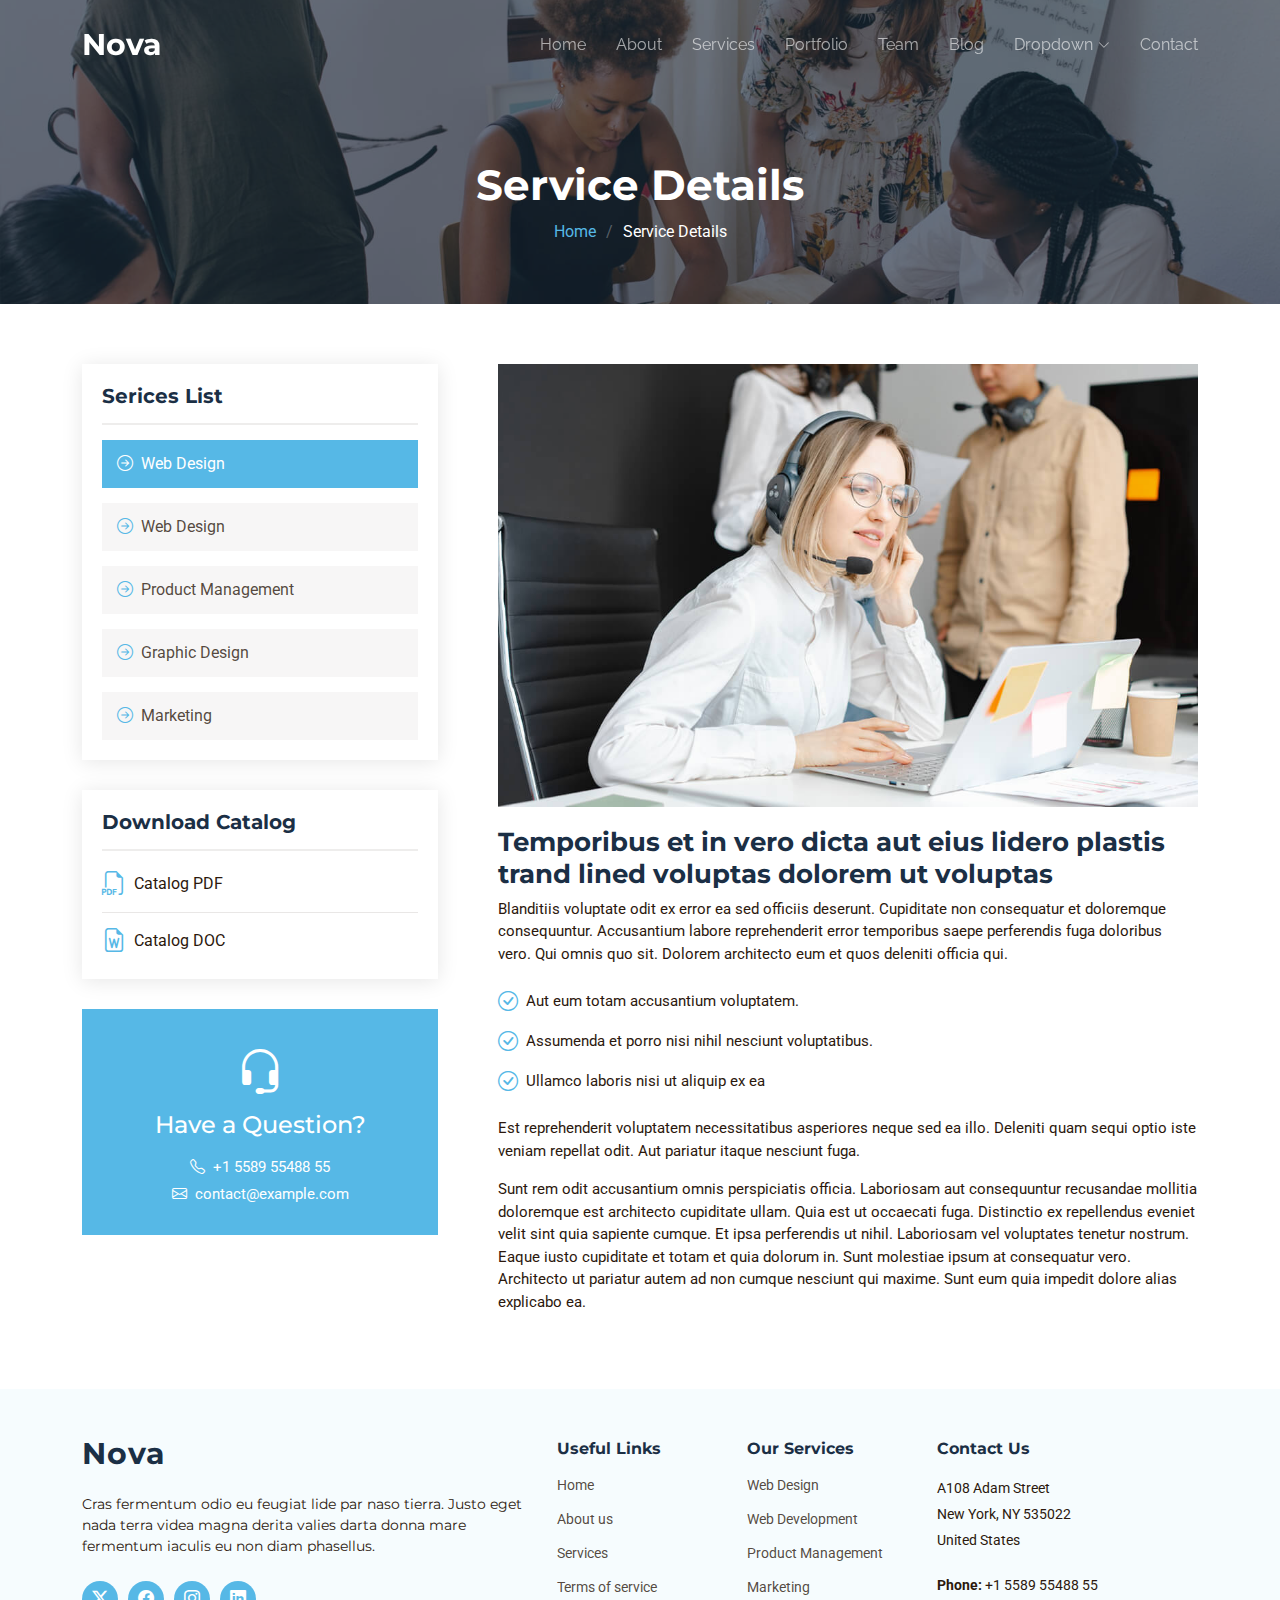
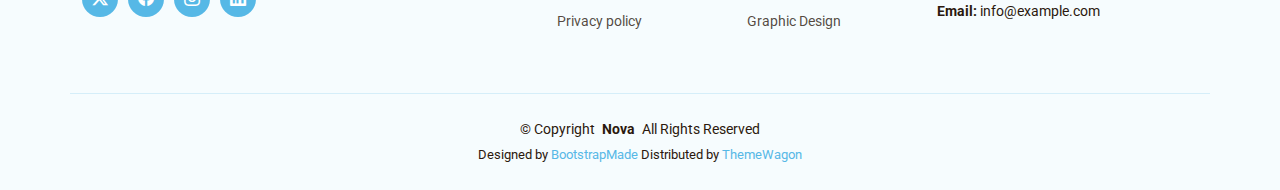
<file: Camus Sarlu/service-details.html>
<!DOCTYPE html>
<html lang="en">

<head>
  <meta charset="utf-8">
  <meta content="width=device-width, initial-scale=1.0" name="viewport">
  <title>Service Details - Nova Bootstrap Template</title>
  <meta name="description" content="">
  <meta name="keywords" content="">

  <!-- Favicons -->
  <link href="assets/img/favicon.png" rel="icon">
  <link href="assets/img/apple-touch-icon.png" rel="apple-touch-icon">

  <!-- Fonts -->
  <link href="https://fonts.googleapis.com" rel="preconnect">
  <link href="https://fonts.gstatic.com" rel="preconnect" crossorigin>
  <link href="https://fonts.googleapis.com/css2?family=Roboto:ital,wght@0,100;0,300;0,400;0,500;0,700;0,900;1,100;1,300;1,400;1,500;1,700;1,900&family=Montserrat:ital,wght@0,100;0,200;0,300;0,400;0,500;0,600;0,700;0,800;0,900;1,100;1,200;1,300;1,400;1,500;1,600;1,700;1,800;1,900&family=Raleway:ital,wght@0,100;0,200;0,300;0,400;0,500;0,600;0,700;0,800;0,900;1,100;1,200;1,300;1,400;1,500;1,600;1,700;1,800;1,900&display=swap" rel="stylesheet">

  <!-- Vendor CSS Files -->
  <link href="assets/vendor/bootstrap/css/bootstrap.min.css" rel="stylesheet">
  <link href="assets/vendor/bootstrap-icons/bootstrap-icons.css" rel="stylesheet">
  <link href="assets/vendor/aos/aos.css" rel="stylesheet">
  <link href="assets/vendor/glightbox/css/glightbox.min.css" rel="stylesheet">
  <link href="assets/vendor/swiper/swiper-bundle.min.css" rel="stylesheet">

  <!-- Main CSS File -->
  <link href="assets/css/main.css" rel="stylesheet">

  <!-- =======================================================
  * Template Name: Nova
  * Template URL: https://bootstrapmade.com/nova-bootstrap-business-template/
  * Updated: Aug 07 2024 with Bootstrap v5.3.3
  * Author: BootstrapMade.com
  * License: https://bootstrapmade.com/license/
  ======================================================== -->
</head>

<body class="service-details-page">

  <header id="header" class="header d-flex align-items-center fixed-top">
    <div class="container-fluid container-xl position-relative d-flex align-items-center justify-content-between">

      <a href="index.html" class="logo d-flex align-items-center">
        <!-- Uncomment the line below if you also wish to use an image logo -->
        <!-- <img src="assets/img/logo.png" alt=""> -->
        <h1 class="sitename">Nova</h1>
      </a>

      <nav id="navmenu" class="navmenu">
        <ul>
          <li><a href="index.html">Home<br></a></li>
          <li><a href="about.html">About</a></li>
          <li><a href="services.html">Services</a></li>
          <li><a href="portfolio.html">Portfolio</a></li>
          <li><a href="team.html">Team</a></li>
          <li><a href="blog.html">Blog</a></li>
          <li class="dropdown"><a href="#"><span>Dropdown</span> <i class="bi bi-chevron-down toggle-dropdown"></i></a>
            <ul>
              <li><a href="#">Dropdown 1</a></li>
              <li class="dropdown"><a href="#"><span>Deep Dropdown</span> <i class="bi bi-chevron-down toggle-dropdown"></i></a>
                <ul>
                  <li><a href="#">Deep Dropdown 1</a></li>
                  <li><a href="#">Deep Dropdown 2</a></li>
                  <li><a href="#">Deep Dropdown 3</a></li>
                  <li><a href="#">Deep Dropdown 4</a></li>
                  <li><a href="#">Deep Dropdown 5</a></li>
                </ul>
              </li>
              <li><a href="#">Dropdown 2</a></li>
              <li><a href="#">Dropdown 3</a></li>
              <li><a href="#">Dropdown 4</a></li>
            </ul>
          </li>
          <li><a href="contact.html">Contact</a></li>
        </ul>
        <i class="mobile-nav-toggle d-xl-none bi bi-list"></i>
      </nav>

    </div>
  </header>

  <main class="main">

    <!-- Page Title -->
    <div class="page-title dark-background" data-aos="fade" style="background-image: url(assets/img/services-page-title-bg.jpg);">
      <div class="container">
        <h1>Service Details</h1>
        <nav class="breadcrumbs">
          <ol>
            <li><a href="index.html">Home</a></li>
            <li class="current">Service Details</li>
          </ol>
        </nav>
      </div>
    </div><!-- End Page Title -->

    <!-- Service Details Section -->
    <section id="service-details" class="service-details section">

      <div class="container">

        <div class="row gy-5">

          <div class="col-lg-4" data-aos="fade-up" data-aos-delay="100">

            <div class="service-box">
              <h4>Serices List</h4>
              <div class="services-list">
                <a href="#" class="active"><i class="bi bi-arrow-right-circle"></i><span>Web Design</span></a>
                <a href="#"><i class="bi bi-arrow-right-circle"></i><span>Web Design</span></a>
                <a href="#"><i class="bi bi-arrow-right-circle"></i><span>Product Management</span></a>
                <a href="#"><i class="bi bi-arrow-right-circle"></i><span>Graphic Design</span></a>
                <a href="#"><i class="bi bi-arrow-right-circle"></i><span>Marketing</span></a>
              </div>
            </div><!-- End Services List -->

            <div class="service-box">
              <h4>Download Catalog</h4>
              <div class="download-catalog">
                <a href="#"><i class="bi bi-filetype-pdf"></i><span>Catalog PDF</span></a>
                <a href="#"><i class="bi bi-file-earmark-word"></i><span>Catalog DOC</span></a>
              </div>
            </div><!-- End Services List -->

            <div class="help-box d-flex flex-column justify-content-center align-items-center">
              <i class="bi bi-headset help-icon"></i>
              <h4>Have a Question?</h4>
              <p class="d-flex align-items-center mt-2 mb-0"><i class="bi bi-telephone me-2"></i> <span>+1 5589 55488 55</span></p>
              <p class="d-flex align-items-center mt-1 mb-0"><i class="bi bi-envelope me-2"></i> <a href="mailto:contact@example.com">contact@example.com</a></p>
            </div>

          </div>

          <div class="col-lg-8 ps-lg-5" data-aos="fade-up" data-aos-delay="200">
            <img src="assets/img/services.jpg" alt="" class="img-fluid services-img">
            <h3>Temporibus et in vero dicta aut eius lidero plastis trand lined voluptas dolorem ut voluptas</h3>
            <p>
              Blanditiis voluptate odit ex error ea sed officiis deserunt. Cupiditate non consequatur et doloremque consequuntur. Accusantium labore reprehenderit error temporibus saepe perferendis fuga doloribus vero. Qui omnis quo sit. Dolorem architecto eum et quos deleniti officia qui.
            </p>
            <ul>
              <li><i class="bi bi-check-circle"></i> <span>Aut eum totam accusantium voluptatem.</span></li>
              <li><i class="bi bi-check-circle"></i> <span>Assumenda et porro nisi nihil nesciunt voluptatibus.</span></li>
              <li><i class="bi bi-check-circle"></i> <span>Ullamco laboris nisi ut aliquip ex ea</span></li>
            </ul>
            <p>
              Est reprehenderit voluptatem necessitatibus asperiores neque sed ea illo. Deleniti quam sequi optio iste veniam repellat odit. Aut pariatur itaque nesciunt fuga.
            </p>
            <p>
              Sunt rem odit accusantium omnis perspiciatis officia. Laboriosam aut consequuntur recusandae mollitia doloremque est architecto cupiditate ullam. Quia est ut occaecati fuga. Distinctio ex repellendus eveniet velit sint quia sapiente cumque. Et ipsa perferendis ut nihil. Laboriosam vel voluptates tenetur nostrum. Eaque iusto cupiditate et totam et quia dolorum in. Sunt molestiae ipsum at consequatur vero. Architecto ut pariatur autem ad non cumque nesciunt qui maxime. Sunt eum quia impedit dolore alias explicabo ea.
            </p>
          </div>

        </div>

      </div>

    </section><!-- /Service Details Section -->

  </main>

  <footer id="footer" class="footer light-background">

    <div class="footer-top">
      <div class="container">
        <div class="row gy-4">
          <div class="col-lg-5 col-md-12 footer-about">
            <a href="index.html" class="logo d-flex align-items-center">
              <span class="sitename">Nova</span>
            </a>
            <p>Cras fermentum odio eu feugiat lide par naso tierra. Justo eget nada terra videa magna derita valies darta donna mare fermentum iaculis eu non diam phasellus.</p>
            <div class="social-links d-flex mt-4">
              <a href=""><i class="bi bi-twitter-x"></i></a>
              <a href=""><i class="bi bi-facebook"></i></a>
              <a href=""><i class="bi bi-instagram"></i></a>
              <a href=""><i class="bi bi-linkedin"></i></a>
            </div>
          </div>

          <div class="col-lg-2 col-6 footer-links">
            <h4>Useful Links</h4>
            <ul>
              <li><a href="#">Home</a></li>
              <li><a href="#">About us</a></li>
              <li><a href="#">Services</a></li>
              <li><a href="#">Terms of service</a></li>
              <li><a href="#">Privacy policy</a></li>
            </ul>
          </div>

          <div class="col-lg-2 col-6 footer-links">
            <h4>Our Services</h4>
            <ul>
              <li><a href="#">Web Design</a></li>
              <li><a href="#">Web Development</a></li>
              <li><a href="#">Product Management</a></li>
              <li><a href="#">Marketing</a></li>
              <li><a href="#">Graphic Design</a></li>
            </ul>
          </div>

          <div class="col-lg-3 col-md-12 footer-contact text-center text-md-start">
            <h4>Contact Us</h4>
            <p>A108 Adam Street</p>
            <p>New York, NY 535022</p>
            <p>United States</p>
            <p class="mt-4"><strong>Phone:</strong> <span>+1 5589 55488 55</span></p>
            <p><strong>Email:</strong> <span>info@example.com</span></p>
          </div>

        </div>
      </div>
    </div>

    <div class="container copyright text-center">
      <p>© <span>Copyright</span> <strong class="px-1 sitename">Nova</strong> <span>All Rights Reserved</span></p>
      <div class="credits">
        <!-- All the links in the footer should remain intact. -->
        <!-- You can delete the links only if you've purchased the pro version. -->
        <!-- Licensing information: https://bootstrapmade.com/license/ -->
        <!-- Purchase the pro version with working PHP/AJAX contact form: [buy-url] -->
        Designed by <a href="https://bootstrapmade.com/">BootstrapMade</a> Distributed by <a href="https://themewagon.com">ThemeWagon</a>
      </div>
    </div>

  </footer>

  <!-- Scroll Top -->
  <a href="#" id="scroll-top" class="scroll-top d-flex align-items-center justify-content-center"><i class="bi bi-arrow-up-short"></i></a>

  <!-- Preloader -->
  <div id="preloader"></div>

  <!-- Vendor JS Files -->
  <script src="assets/vendor/bootstrap/js/bootstrap.bundle.min.js"></script>
  <script src="assets/vendor/php-email-form/validate.js"></script>
  <script src="assets/vendor/aos/aos.js"></script>
  <script src="assets/vendor/glightbox/js/glightbox.min.js"></script>
  <script src="assets/vendor/swiper/swiper-bundle.min.js"></script>
  <script src="assets/vendor/imagesloaded/imagesloaded.pkgd.min.js"></script>
  <script src="assets/vendor/isotope-layout/isotope.pkgd.min.js"></script>

  <!-- Main JS File -->
  <script src="assets/js/main.js"></script>

</body>

</html>
</file>
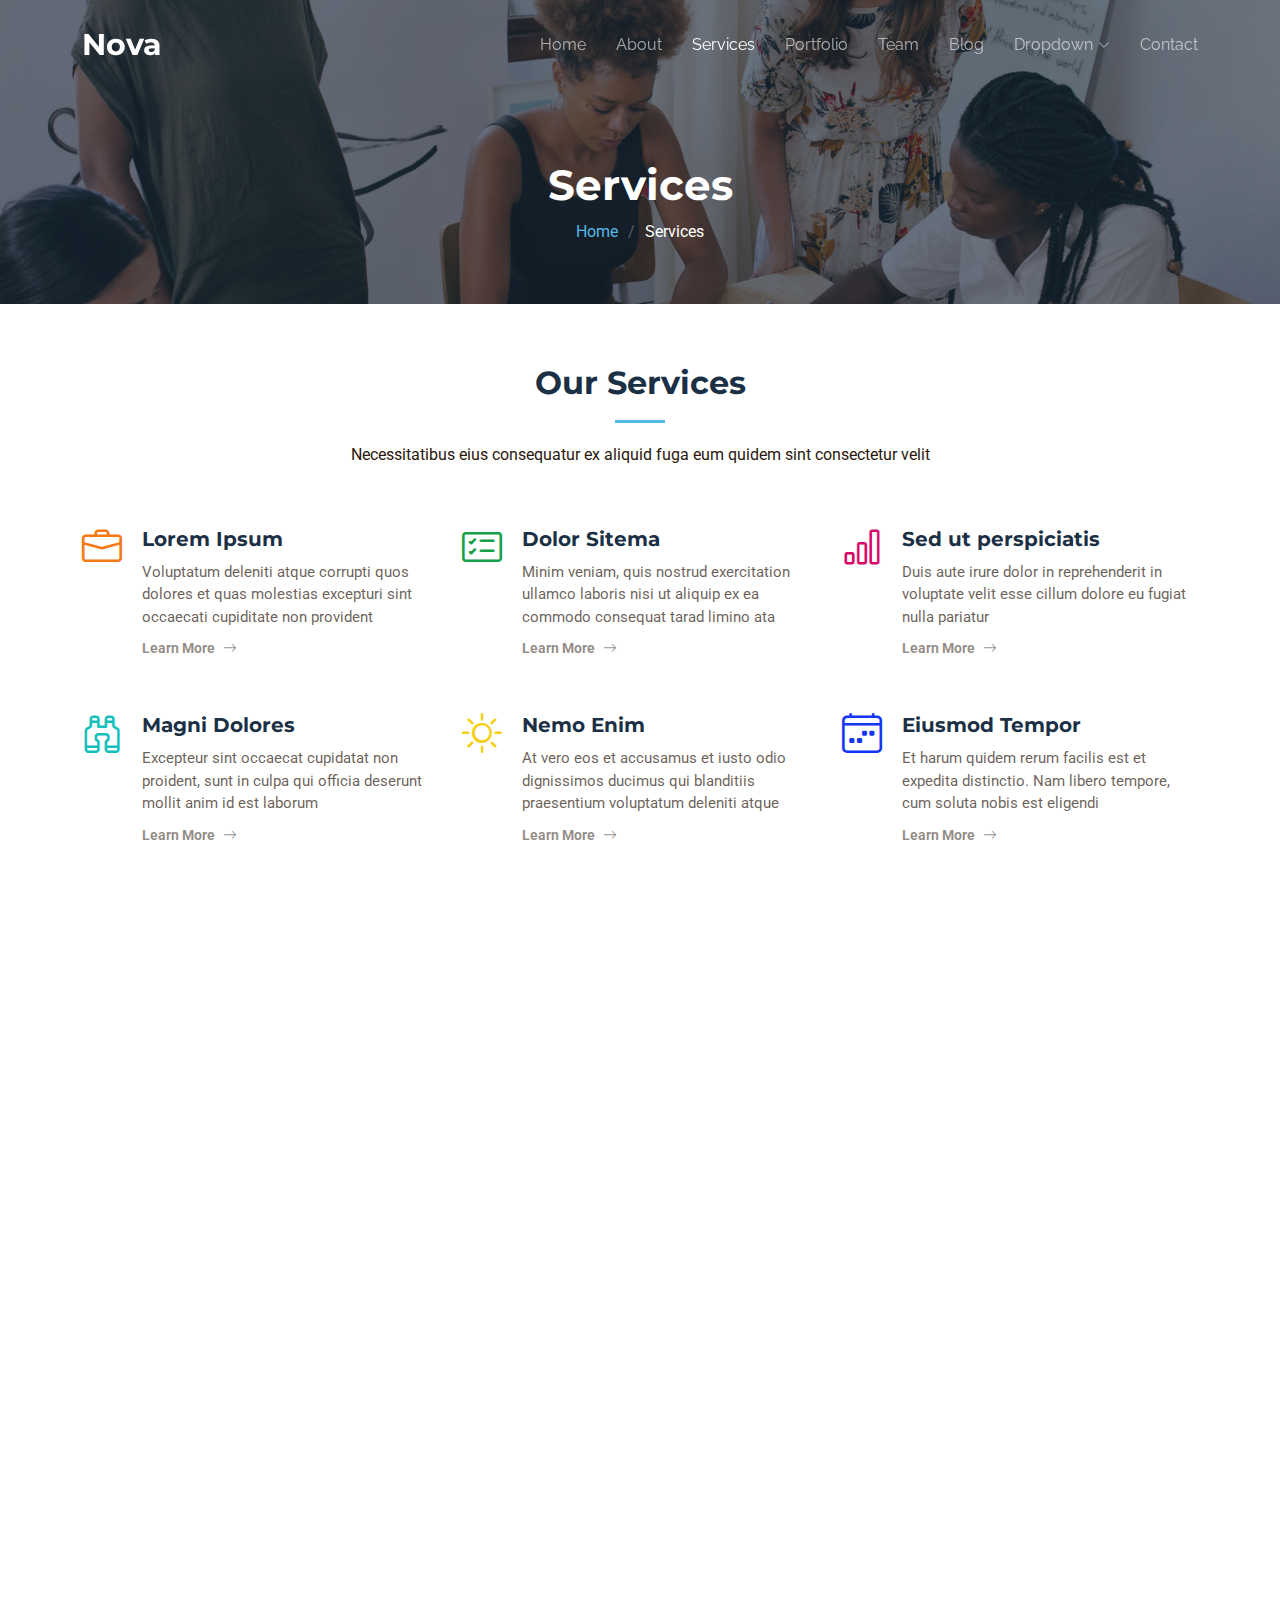
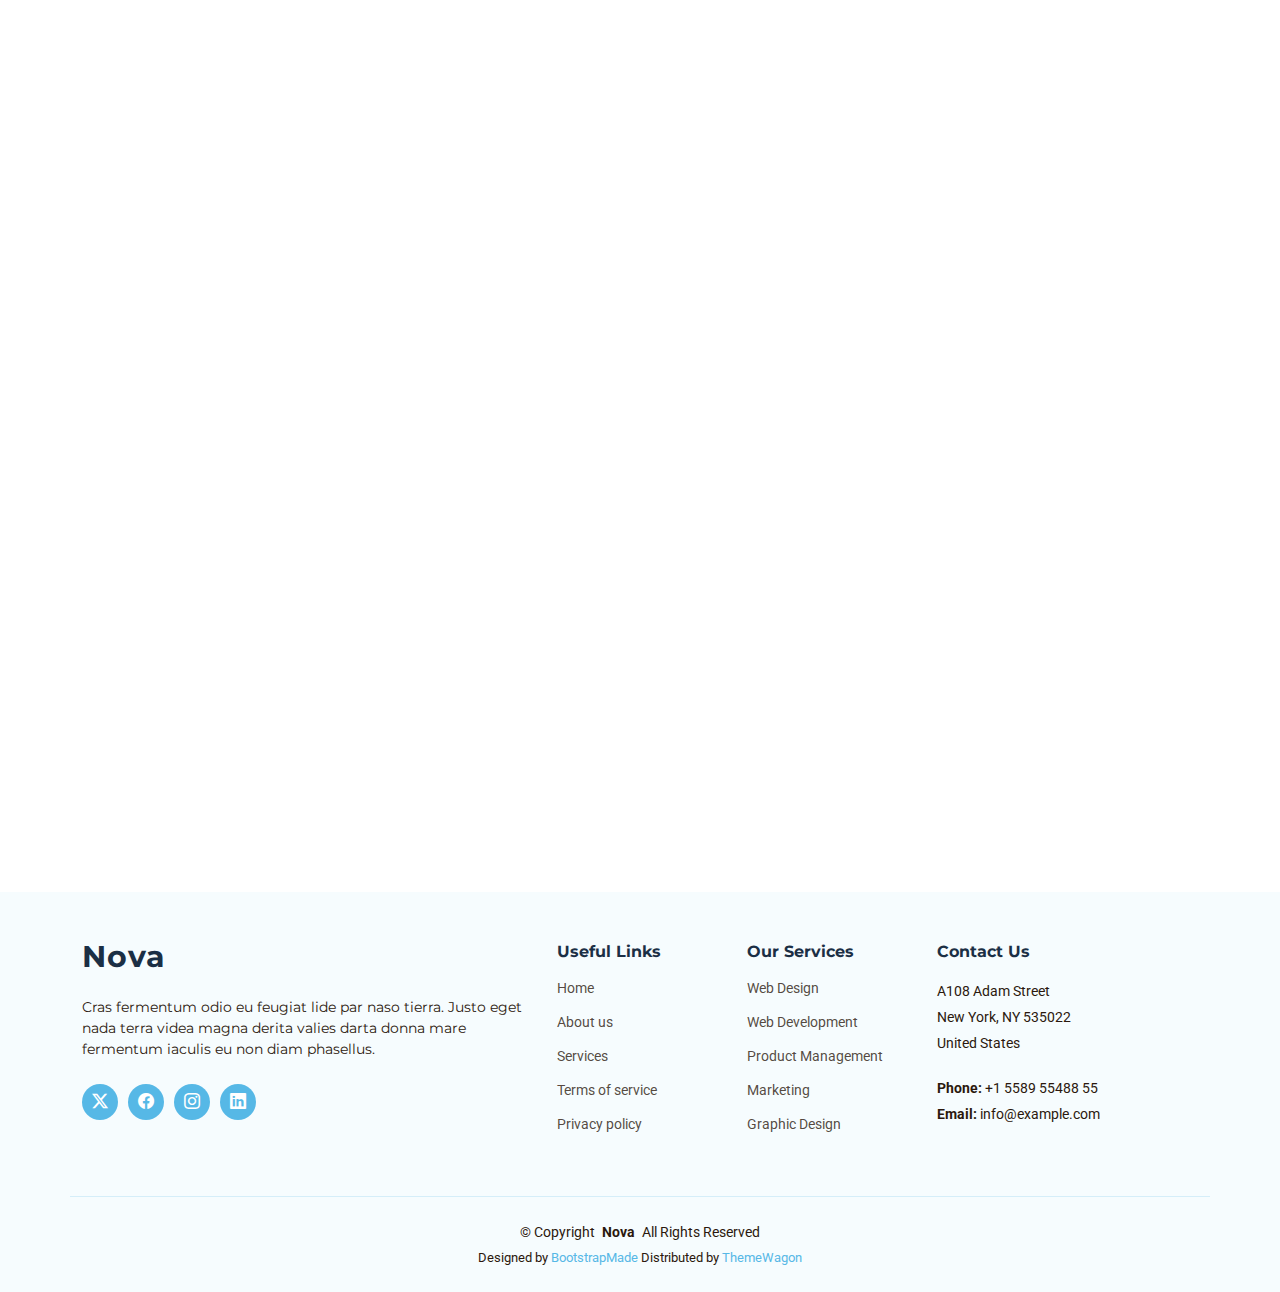
<file: Camus Sarlu/services.html>
<!DOCTYPE html>
<html lang="en">

<head>
  <meta charset="utf-8">
  <meta content="width=device-width, initial-scale=1.0" name="viewport">
  <title>Services - Nova Bootstrap Template</title>
  <meta name="description" content="">
  <meta name="keywords" content="">

  <!-- Favicons -->
  <link href="assets/img/favicon.png" rel="icon">
  <link href="assets/img/apple-touch-icon.png" rel="apple-touch-icon">

  <!-- Fonts -->
  <link href="https://fonts.googleapis.com" rel="preconnect">
  <link href="https://fonts.gstatic.com" rel="preconnect" crossorigin>
  <link href="https://fonts.googleapis.com/css2?family=Roboto:ital,wght@0,100;0,300;0,400;0,500;0,700;0,900;1,100;1,300;1,400;1,500;1,700;1,900&family=Montserrat:ital,wght@0,100;0,200;0,300;0,400;0,500;0,600;0,700;0,800;0,900;1,100;1,200;1,300;1,400;1,500;1,600;1,700;1,800;1,900&family=Raleway:ital,wght@0,100;0,200;0,300;0,400;0,500;0,600;0,700;0,800;0,900;1,100;1,200;1,300;1,400;1,500;1,600;1,700;1,800;1,900&display=swap" rel="stylesheet">

  <!-- Vendor CSS Files -->
  <link href="assets/vendor/bootstrap/css/bootstrap.min.css" rel="stylesheet">
  <link href="assets/vendor/bootstrap-icons/bootstrap-icons.css" rel="stylesheet">
  <link href="assets/vendor/aos/aos.css" rel="stylesheet">
  <link href="assets/vendor/glightbox/css/glightbox.min.css" rel="stylesheet">
  <link href="assets/vendor/swiper/swiper-bundle.min.css" rel="stylesheet">

  <!-- Main CSS File -->
  <link href="assets/css/main.css" rel="stylesheet">

  <!-- =======================================================
  * Template Name: Nova
  * Template URL: https://bootstrapmade.com/nova-bootstrap-business-template/
  * Updated: Aug 07 2024 with Bootstrap v5.3.3
  * Author: BootstrapMade.com
  * License: https://bootstrapmade.com/license/
  ======================================================== -->
</head>

<body class="services-page">

  <header id="header" class="header d-flex align-items-center fixed-top">
    <div class="container-fluid container-xl position-relative d-flex align-items-center justify-content-between">

      <a href="index.html" class="logo d-flex align-items-center">
        <!-- Uncomment the line below if you also wish to use an image logo -->
        <!-- <img src="assets/img/logo.png" alt=""> -->
        <h1 class="sitename">Nova</h1>
      </a>

      <nav id="navmenu" class="navmenu">
        <ul>
          <li><a href="index.html">Home<br></a></li>
          <li><a href="about.html">About</a></li>
          <li><a href="services.html" class="active">Services</a></li>
          <li><a href="portfolio.html">Portfolio</a></li>
          <li><a href="team.html">Team</a></li>
          <li><a href="blog.html">Blog</a></li>
          <li class="dropdown"><a href="#"><span>Dropdown</span> <i class="bi bi-chevron-down toggle-dropdown"></i></a>
            <ul>
              <li><a href="#">Dropdown 1</a></li>
              <li class="dropdown"><a href="#"><span>Deep Dropdown</span> <i class="bi bi-chevron-down toggle-dropdown"></i></a>
                <ul>
                  <li><a href="#">Deep Dropdown 1</a></li>
                  <li><a href="#">Deep Dropdown 2</a></li>
                  <li><a href="#">Deep Dropdown 3</a></li>
                  <li><a href="#">Deep Dropdown 4</a></li>
                  <li><a href="#">Deep Dropdown 5</a></li>
                </ul>
              </li>
              <li><a href="#">Dropdown 2</a></li>
              <li><a href="#">Dropdown 3</a></li>
              <li><a href="#">Dropdown 4</a></li>
            </ul>
          </li>
          <li><a href="contact.html">Contact</a></li>
        </ul>
        <i class="mobile-nav-toggle d-xl-none bi bi-list"></i>
      </nav>

    </div>
  </header>

  <main class="main">

    <!-- Page Title -->
    <div class="page-title dark-background" data-aos="fade" style="background-image: url(assets/img/services-page-title-bg.jpg);">
      <div class="container">
        <h1>Services</h1>
        <nav class="breadcrumbs">
          <ol>
            <li><a href="index.html">Home</a></li>
            <li class="current">Services</li>
          </ol>
        </nav>
      </div>
    </div><!-- End Page Title -->

    <!-- Services Section -->
    <section id="services" class="services section">

      <!-- Section Title -->
      <div class="container section-title" data-aos="fade-up">
        <h2>Our Services</h2>
        <p>Necessitatibus eius consequatur ex aliquid fuga eum quidem sint consectetur velit</p>
      </div><!-- End Section Title -->

      <div class="container">

        <div class="row gy-4">

          <div class="col-lg-4 col-md-6 service-item d-flex" data-aos="fade-up" data-aos-delay="100">
            <div class="icon flex-shrink-0"><i class="bi bi-briefcase" style="color: #f57813;"></i></div>
            <div>
              <h4 class="title">Lorem Ipsum</h4>
              <p class="description">Voluptatum deleniti atque corrupti quos dolores et quas molestias excepturi sint occaecati cupiditate non provident</p>
              <a href="#" class="readmore stretched-link"><span>Learn More</span><i class="bi bi-arrow-right"></i></a>
            </div>
          </div>
          <!-- End Service Item -->

          <div class="col-lg-4 col-md-6 service-item d-flex" data-aos="fade-up" data-aos-delay="200">
            <div class="icon flex-shrink-0"><i class="bi bi-card-checklist" style="color: #15a04a;"></i></div>
            <div>
              <h4 class="title">Dolor Sitema</h4>
              <p class="description">Minim veniam, quis nostrud exercitation ullamco laboris nisi ut aliquip ex ea commodo consequat tarad limino ata</p>
              <a href="#" class="readmore stretched-link"><span>Learn More</span><i class="bi bi-arrow-right"></i></a>
            </div>
          </div><!-- End Service Item -->

          <div class="col-lg-4 col-md-6 service-item d-flex" data-aos="fade-up" data-aos-delay="300">
            <div class="icon flex-shrink-0"><i class="bi bi-bar-chart" style="color: #d90769;"></i></div>
            <div>
              <h4 class="title">Sed ut perspiciatis</h4>
              <p class="description">Duis aute irure dolor in reprehenderit in voluptate velit esse cillum dolore eu fugiat nulla pariatur</p>
              <a href="#" class="readmore stretched-link"><span>Learn More</span><i class="bi bi-arrow-right"></i></a>
            </div>
          </div><!-- End Service Item -->

          <div class="col-lg-4 col-md-6 service-item d-flex" data-aos="fade-up" data-aos-delay="400">
            <div class="icon flex-shrink-0"><i class="bi bi-binoculars" style="color: #15bfbc;"></i></div>
            <div>
              <h4 class="title">Magni Dolores</h4>
              <p class="description">Excepteur sint occaecat cupidatat non proident, sunt in culpa qui officia deserunt mollit anim id est laborum</p>
              <a href="#" class="readmore stretched-link"><span>Learn More</span><i class="bi bi-arrow-right"></i></a>
            </div>
          </div><!-- End Service Item -->

          <div class="col-lg-4 col-md-6 service-item d-flex" data-aos="fade-up" data-aos-delay="500">
            <div class="icon flex-shrink-0"><i class="bi bi-brightness-high" style="color: #f5cf13;"></i></div>
            <div>
              <h4 class="title">Nemo Enim</h4>
              <p class="description">At vero eos et accusamus et iusto odio dignissimos ducimus qui blanditiis praesentium voluptatum deleniti atque</p>
              <a href="#" class="readmore stretched-link"><span>Learn More</span><i class="bi bi-arrow-right"></i></a>
            </div>
          </div><!-- End Service Item -->

          <div class="col-lg-4 col-md-6 service-item d-flex" data-aos="fade-up" data-aos-delay="600">
            <div class="icon flex-shrink-0"><i class="bi bi-calendar4-week" style="color: #1335f5;"></i></div>
            <div>
              <h4 class="title">Eiusmod Tempor</h4>
              <p class="description">Et harum quidem rerum facilis est et expedita distinctio. Nam libero tempore, cum soluta nobis est eligendi</p>
              <a href="#" class="readmore stretched-link"><span>Learn More</span><i class="bi bi-arrow-right"></i></a>
            </div>
          </div><!-- End Service Item -->

        </div>

      </div>

    </section><!-- /Services Section -->

    <!-- Service Cards Section -->
    <section id="service-cards" class="service-cards section">

      <div class="container-fluid">

        <div class="row gy-4">

          <div class="col-lg-6" data-aos="fade-up" data-aos-delay="100">
            <div class="card-item">
              <div class="row">
                <div class="col-xl-5">
                  <div class="card-bg"><img src="assets/img/cards-1.jpg" alt=""></div>
                </div>
                <div class="col-xl-7 d-flex align-items-center">
                  <div class="card-body">
                    <h4 class="card-title">Eligendi omnis sunt veritatis.</h4>
                    <p>Fuga in dolorum et iste et culpa. Commodi possimus nesciunt modi voluptatem placeat deleniti adipisci. Cum delectus doloribus non veritatis. Officia temporibus illo magnam. Dolor eos et.</p>
                  </div>
                </div>
              </div>
            </div>
          </div><!-- End Card Item -->

          <div class="col-lg-6" data-aos="fade-up" data-aos-delay="200">
            <div class="card-item">
              <div class="row">
                <div class="col-xl-5">
                  <div class="card-bg"><img src="assets/img/cards-5.jpg" alt=""></div>
                </div>
                <div class="col-xl-7 d-flex align-items-center">
                  <div class="card-body">
                    <h4 class="card-title">Possimus ut sed velit assumenda</h4>
                    <p>Sunt deserunt maiores voluptatem autem est rerum perferendis rerum blanditiis. Est laboriosam qui iste numquam laboriosam voluptatem architecto. Est laudantium sunt at quas aut hic. Eum dignissimos.</p>
                  </div>
                </div>
              </div>
            </div>
          </div><!-- End Card Item -->

          <div class="col-lg-6" data-aos="fade-up" data-aos-delay="300">
            <div class="card-item">
              <div class="row">
                <div class="col-xl-5">
                  <div class="card-bg"><img src="assets/img/cards-3.jpg" alt=""></div>
                </div>
                <div class="col-xl-7 d-flex align-items-center">
                  <div class="card-body">
                    <h4 class="card-title">Error beatae dolor inventore aut</h4>
                    <p>Dicta porro nobis. Velit cum in. Nesciunt dignissimos enim molestiae facilis numquam quae quaerat ipsam omnis. Neque debitis ipsum at architecto officia laboriosam odit. Ut sunt temporibus nulla culpa.</p>
                  </div>
                </div>
              </div>
            </div>
          </div><!-- End Card Item -->

          <div class="col-lg-6" data-aos="fade-up" data-aos-delay="400">
            <div class="card-item">
              <div class="row">
                <div class="col-xl-5">
                  <div class="card-bg"><img src="assets/img/cards-4.jpg" alt=""></div>
                </div>
                <div class="col-xl-7 d-flex align-items-center">
                  <div class="card-body">
                    <h4 class="card-title">Expedita voluptas ut ut nesciunt</h4>
                    <p>Aut est quidem doloremque voluptatem magnam quis excepturi vero quia. Eum eos doloremque architecto illo at beatae dolore. Fugiat suscipit et sint ratione dolores. Aut aliquid ea dolores libero nobis.</p>
                  </div>
                </div>
              </div>
            </div>
          </div><!-- End Card Item -->

        </div>

      </div>

    </section><!-- /Service Cards Section -->

    <!-- Testimonials Section -->
    <section id="testimonials" class="testimonials section">

      <!-- Section Title -->
      <div class="container section-title" data-aos="fade-up">
        <h2>Testimonials</h2>
        <p>Necessitatibus eius consequatur ex aliquid fuga eum quidem sint consectetur velit</p>
      </div><!-- End Section Title -->

      <div class="container" data-aos="fade-up" data-aos-delay="100">

        <div class="swiper init-swiper">
          <script type="application/json" class="swiper-config">
            {
              "loop": true,
              "speed": 600,
              "autoplay": {
                "delay": 5000
              },
              "slidesPerView": "auto",
              "pagination": {
                "el": ".swiper-pagination",
                "type": "bullets",
                "clickable": true
              },
              "breakpoints": {
                "320": {
                  "slidesPerView": 1,
                  "spaceBetween": 40
                },
                "1200": {
                  "slidesPerView": 3,
                  "spaceBetween": 1
                }
              }
            }
          </script>
          <div class="swiper-wrapper">

            <div class="swiper-slide">
              <div class="testimonial-item">
                <div class="stars">
                  <i class="bi bi-star-fill"></i><i class="bi bi-star-fill"></i><i class="bi bi-star-fill"></i><i class="bi bi-star-fill"></i><i class="bi bi-star-fill"></i>
                </div>
                <p>
                  Proin iaculis purus consequat sem cure digni ssim donec porttitora entum suscipit rhoncus. Accusantium quam, ultricies eget id, aliquam eget nibh et. Maecen aliquam, risus at semper.
                </p>
                <div class="profile mt-auto">
                  <img src="assets/img/testimonials/testimonials-1.jpg" class="testimonial-img" alt="">
                  <h3>Saul Goodman</h3>
                  <h4>Ceo &amp; Founder</h4>
                </div>
              </div>
            </div><!-- End testimonial item -->

            <div class="swiper-slide">
              <div class="testimonial-item">
                <div class="stars">
                  <i class="bi bi-star-fill"></i><i class="bi bi-star-fill"></i><i class="bi bi-star-fill"></i><i class="bi bi-star-fill"></i><i class="bi bi-star-fill"></i>
                </div>
                <p>
                  Export tempor illum tamen malis malis eram quae irure esse labore quem cillum quid cillum eram malis quorum velit fore eram velit sunt aliqua noster fugiat irure amet legam anim culpa.
                </p>
                <div class="profile mt-auto">
                  <img src="assets/img/testimonials/testimonials-2.jpg" class="testimonial-img" alt="">
                  <h3>Sara Wilsson</h3>
                  <h4>Designer</h4>
                </div>
              </div>
            </div><!-- End testimonial item -->

            <div class="swiper-slide">
              <div class="testimonial-item">
                <div class="stars">
                  <i class="bi bi-star-fill"></i><i class="bi bi-star-fill"></i><i class="bi bi-star-fill"></i><i class="bi bi-star-fill"></i><i class="bi bi-star-fill"></i>
                </div>
                <p>
                  Enim nisi quem export duis labore cillum quae magna enim sint quorum nulla quem veniam duis minim tempor labore quem eram duis noster aute amet eram fore quis sint minim.
                </p>
                <div class="profile mt-auto">
                  <img src="assets/img/testimonials/testimonials-3.jpg" class="testimonial-img" alt="">
                  <h3>Jena Karlis</h3>
                  <h4>Store Owner</h4>
                </div>
              </div>
            </div><!-- End testimonial item -->

            <div class="swiper-slide">
              <div class="testimonial-item">
                <div class="stars">
                  <i class="bi bi-star-fill"></i><i class="bi bi-star-fill"></i><i class="bi bi-star-fill"></i><i class="bi bi-star-fill"></i><i class="bi bi-star-fill"></i>
                </div>
                <p>
                  Fugiat enim eram quae cillum dolore dolor amet nulla culpa multos export minim fugiat minim velit minim dolor enim duis veniam ipsum anim magna sunt elit fore quem dolore labore illum veniam.
                </p>
                <div class="profile mt-auto">
                  <img src="assets/img/testimonials/testimonials-4.jpg" class="testimonial-img" alt="">
                  <h3>Matt Brandon</h3>
                  <h4>Freelancer</h4>
                </div>
              </div>
            </div><!-- End testimonial item -->

            <div class="swiper-slide">
              <div class="testimonial-item">
                <div class="stars">
                  <i class="bi bi-star-fill"></i><i class="bi bi-star-fill"></i><i class="bi bi-star-fill"></i><i class="bi bi-star-fill"></i><i class="bi bi-star-fill"></i>
                </div>
                <p>
                  Quis quorum aliqua sint quem legam fore sunt eram irure aliqua veniam tempor noster veniam enim culpa labore duis sunt culpa nulla illum cillum fugiat legam esse veniam culpa fore nisi cillum quid.
                </p>
                <div class="profile mt-auto">
                  <img src="assets/img/testimonials/testimonials-5.jpg" class="testimonial-img" alt="">
                  <h3>John Larson</h3>
                  <h4>Entrepreneur</h4>
                </div>
              </div>
            </div><!-- End testimonial item -->

          </div>
          <div class="swiper-pagination"></div>
        </div>

      </div>

    </section><!-- /Testimonials Section -->

  </main>

  <footer id="footer" class="footer light-background">

    <div class="footer-top">
      <div class="container">
        <div class="row gy-4">
          <div class="col-lg-5 col-md-12 footer-about">
            <a href="index.html" class="logo d-flex align-items-center">
              <span class="sitename">Nova</span>
            </a>
            <p>Cras fermentum odio eu feugiat lide par naso tierra. Justo eget nada terra videa magna derita valies darta donna mare fermentum iaculis eu non diam phasellus.</p>
            <div class="social-links d-flex mt-4">
              <a href=""><i class="bi bi-twitter-x"></i></a>
              <a href=""><i class="bi bi-facebook"></i></a>
              <a href=""><i class="bi bi-instagram"></i></a>
              <a href=""><i class="bi bi-linkedin"></i></a>
            </div>
          </div>

          <div class="col-lg-2 col-6 footer-links">
            <h4>Useful Links</h4>
            <ul>
              <li><a href="#">Home</a></li>
              <li><a href="#">About us</a></li>
              <li><a href="#">Services</a></li>
              <li><a href="#">Terms of service</a></li>
              <li><a href="#">Privacy policy</a></li>
            </ul>
          </div>

          <div class="col-lg-2 col-6 footer-links">
            <h4>Our Services</h4>
            <ul>
              <li><a href="#">Web Design</a></li>
              <li><a href="#">Web Development</a></li>
              <li><a href="#">Product Management</a></li>
              <li><a href="#">Marketing</a></li>
              <li><a href="#">Graphic Design</a></li>
            </ul>
          </div>

          <div class="col-lg-3 col-md-12 footer-contact text-center text-md-start">
            <h4>Contact Us</h4>
            <p>A108 Adam Street</p>
            <p>New York, NY 535022</p>
            <p>United States</p>
            <p class="mt-4"><strong>Phone:</strong> <span>+1 5589 55488 55</span></p>
            <p><strong>Email:</strong> <span>info@example.com</span></p>
          </div>

        </div>
      </div>
    </div>

    <div class="container copyright text-center">
      <p>© <span>Copyright</span> <strong class="px-1 sitename">Nova</strong> <span>All Rights Reserved</span></p>
      <div class="credits">
        <!-- All the links in the footer should remain intact. -->
        <!-- You can delete the links only if you've purchased the pro version. -->
        <!-- Licensing information: https://bootstrapmade.com/license/ -->
        <!-- Purchase the pro version with working PHP/AJAX contact form: [buy-url] -->
        Designed by <a href="https://bootstrapmade.com/">BootstrapMade</a> Distributed by <a href="https://themewagon.com">ThemeWagon</a>
      </div>
    </div>

  </footer>

  <!-- Scroll Top -->
  <a href="#" id="scroll-top" class="scroll-top d-flex align-items-center justify-content-center"><i class="bi bi-arrow-up-short"></i></a>

  <!-- Preloader -->
  <div id="preloader"></div>

  <!-- Vendor JS Files -->
  <script src="assets/vendor/bootstrap/js/bootstrap.bundle.min.js"></script>
  <script src="assets/vendor/php-email-form/validate.js"></script>
  <script src="assets/vendor/aos/aos.js"></script>
  <script src="assets/vendor/glightbox/js/glightbox.min.js"></script>
  <script src="assets/vendor/swiper/swiper-bundle.min.js"></script>
  <script src="assets/vendor/imagesloaded/imagesloaded.pkgd.min.js"></script>
  <script src="assets/vendor/isotope-layout/isotope.pkgd.min.js"></script>

  <!-- Main JS File -->
  <script src="assets/js/main.js"></script>

</body>

</html>
</file>
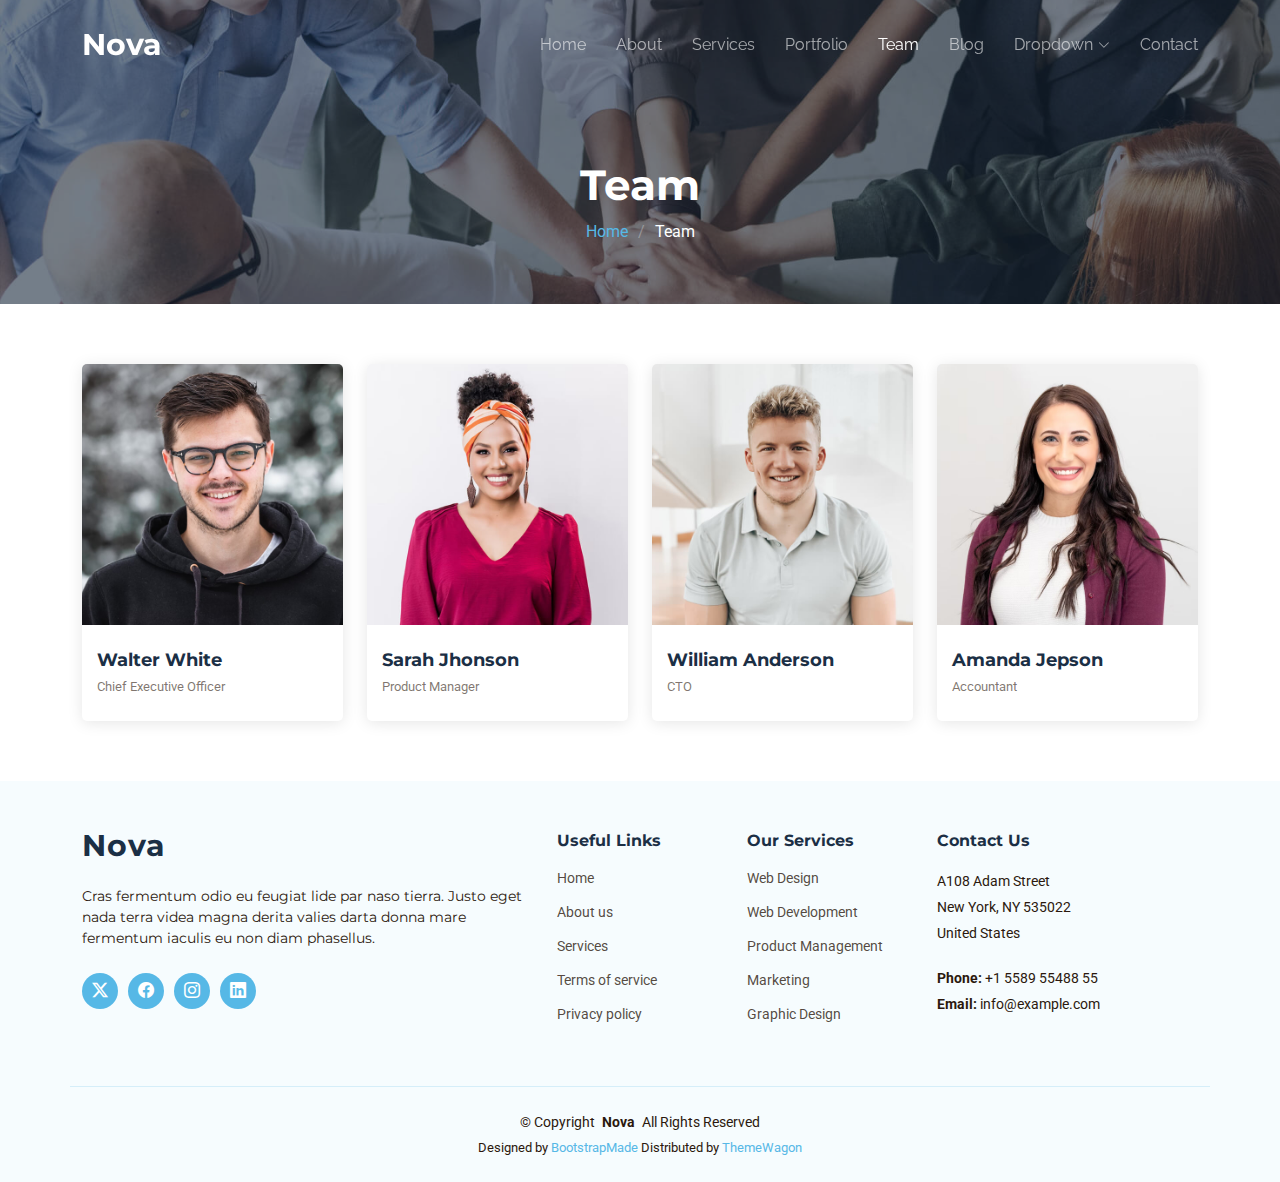
<file: Camus Sarlu/team.html>
<!DOCTYPE html>
<html lang="en">

<head>
  <meta charset="utf-8">
  <meta content="width=device-width, initial-scale=1.0" name="viewport">
  <title>Team - Nova Bootstrap Template</title>
  <meta name="description" content="">
  <meta name="keywords" content="">

  <!-- Favicons -->
  <link href="assets/img/favicon.png" rel="icon">
  <link href="assets/img/apple-touch-icon.png" rel="apple-touch-icon">

  <!-- Fonts -->
  <link href="https://fonts.googleapis.com" rel="preconnect">
  <link href="https://fonts.gstatic.com" rel="preconnect" crossorigin>
  <link href="https://fonts.googleapis.com/css2?family=Roboto:ital,wght@0,100;0,300;0,400;0,500;0,700;0,900;1,100;1,300;1,400;1,500;1,700;1,900&family=Montserrat:ital,wght@0,100;0,200;0,300;0,400;0,500;0,600;0,700;0,800;0,900;1,100;1,200;1,300;1,400;1,500;1,600;1,700;1,800;1,900&family=Raleway:ital,wght@0,100;0,200;0,300;0,400;0,500;0,600;0,700;0,800;0,900;1,100;1,200;1,300;1,400;1,500;1,600;1,700;1,800;1,900&display=swap" rel="stylesheet">

  <!-- Vendor CSS Files -->
  <link href="assets/vendor/bootstrap/css/bootstrap.min.css" rel="stylesheet">
  <link href="assets/vendor/bootstrap-icons/bootstrap-icons.css" rel="stylesheet">
  <link href="assets/vendor/aos/aos.css" rel="stylesheet">
  <link href="assets/vendor/glightbox/css/glightbox.min.css" rel="stylesheet">
  <link href="assets/vendor/swiper/swiper-bundle.min.css" rel="stylesheet">

  <!-- Main CSS File -->
  <link href="assets/css/main.css" rel="stylesheet">

  <!-- =======================================================
  * Template Name: Nova
  * Template URL: https://bootstrapmade.com/nova-bootstrap-business-template/
  * Updated: Aug 07 2024 with Bootstrap v5.3.3
  * Author: BootstrapMade.com
  * License: https://bootstrapmade.com/license/
  ======================================================== -->
</head>

<body class="team-page">

  <header id="header" class="header d-flex align-items-center fixed-top">
    <div class="container-fluid container-xl position-relative d-flex align-items-center justify-content-between">

      <a href="index.html" class="logo d-flex align-items-center">
        <!-- Uncomment the line below if you also wish to use an image logo -->
        <!-- <img src="assets/img/logo.png" alt=""> -->
        <h1 class="sitename">Nova</h1>
      </a>

      <nav id="navmenu" class="navmenu">
        <ul>
          <li><a href="index.html">Home<br></a></li>
          <li><a href="about.html">About</a></li>
          <li><a href="services.html">Services</a></li>
          <li><a href="portfolio.html">Portfolio</a></li>
          <li><a href="team.html" class="active">Team</a></li>
          <li><a href="blog.html">Blog</a></li>
          <li class="dropdown"><a href="#"><span>Dropdown</span> <i class="bi bi-chevron-down toggle-dropdown"></i></a>
            <ul>
              <li><a href="#">Dropdown 1</a></li>
              <li class="dropdown"><a href="#"><span>Deep Dropdown</span> <i class="bi bi-chevron-down toggle-dropdown"></i></a>
                <ul>
                  <li><a href="#">Deep Dropdown 1</a></li>
                  <li><a href="#">Deep Dropdown 2</a></li>
                  <li><a href="#">Deep Dropdown 3</a></li>
                  <li><a href="#">Deep Dropdown 4</a></li>
                  <li><a href="#">Deep Dropdown 5</a></li>
                </ul>
              </li>
              <li><a href="#">Dropdown 2</a></li>
              <li><a href="#">Dropdown 3</a></li>
              <li><a href="#">Dropdown 4</a></li>
            </ul>
          </li>
          <li><a href="contact.html">Contact</a></li>
        </ul>
        <i class="mobile-nav-toggle d-xl-none bi bi-list"></i>
      </nav>

    </div>
  </header>

  <main class="main">

    <!-- Page Title -->
    <div class="page-title dark-background" data-aos="fade" style="background-image: url(assets/img/team-page-title-bg.jpg);">
      <div class="container">
        <h1>Team</h1>
        <nav class="breadcrumbs">
          <ol>
            <li><a href="index.html">Home</a></li>
            <li class="current">Team</li>
          </ol>
        </nav>
      </div>
    </div><!-- End Page Title -->

    <!-- Team Section -->
    <section id="team" class="team section">

      <div class="container">

        <div class="row gy-4">

          <div class="col-lg-3 col-md-6 d-flex align-items-stretch" data-aos="fade-up" data-aos-delay="100">
            <div class="team-member">
              <div class="member-img">
                <img src="assets/img/team/team-1.jpg" class="img-fluid" alt="">
                <div class="social">
                  <a href=""><i class="bi bi-twitter-x"></i></a>
                  <a href=""><i class="bi bi-facebook"></i></a>
                  <a href=""><i class="bi bi-instagram"></i></a>
                  <a href=""><i class="bi bi-linkedin"></i></a>
                </div>
              </div>
              <div class="member-info">
                <h4>Walter White</h4>
                <span>Chief Executive Officer</span>
              </div>
            </div>
          </div><!-- End Team Member -->

          <div class="col-lg-3 col-md-6 d-flex align-items-stretch" data-aos="fade-up" data-aos-delay="200">
            <div class="team-member">
              <div class="member-img">
                <img src="assets/img/team/team-2.jpg" class="img-fluid" alt="">
                <div class="social">
                  <a href=""><i class="bi bi-twitter-x"></i></a>
                  <a href=""><i class="bi bi-facebook"></i></a>
                  <a href=""><i class="bi bi-instagram"></i></a>
                  <a href=""><i class="bi bi-linkedin"></i></a>
                </div>
              </div>
              <div class="member-info">
                <h4>Sarah Jhonson</h4>
                <span>Product Manager</span>
              </div>
            </div>
          </div><!-- End Team Member -->

          <div class="col-lg-3 col-md-6 d-flex align-items-stretch" data-aos="fade-up" data-aos-delay="300">
            <div class="team-member">
              <div class="member-img">
                <img src="assets/img/team/team-3.jpg" class="img-fluid" alt="">
                <div class="social">
                  <a href=""><i class="bi bi-twitter-x"></i></a>
                  <a href=""><i class="bi bi-facebook"></i></a>
                  <a href=""><i class="bi bi-instagram"></i></a>
                  <a href=""><i class="bi bi-linkedin"></i></a>
                </div>
              </div>
              <div class="member-info">
                <h4>William Anderson</h4>
                <span>CTO</span>
              </div>
            </div>
          </div><!-- End Team Member -->

          <div class="col-lg-3 col-md-6 d-flex align-items-stretch" data-aos="fade-up" data-aos-delay="400">
            <div class="team-member">
              <div class="member-img">
                <img src="assets/img/team/team-4.jpg" class="img-fluid" alt="">
                <div class="social">
                  <a href=""><i class="bi bi-twitter-x"></i></a>
                  <a href=""><i class="bi bi-facebook"></i></a>
                  <a href=""><i class="bi bi-instagram"></i></a>
                  <a href=""><i class="bi bi-linkedin"></i></a>
                </div>
              </div>
              <div class="member-info">
                <h4>Amanda Jepson</h4>
                <span>Accountant</span>
              </div>
            </div>
          </div><!-- End Team Member -->

        </div>

      </div>

    </section><!-- /Team Section -->

  </main>

  <footer id="footer" class="footer light-background">

    <div class="footer-top">
      <div class="container">
        <div class="row gy-4">
          <div class="col-lg-5 col-md-12 footer-about">
            <a href="index.html" class="logo d-flex align-items-center">
              <span class="sitename">Nova</span>
            </a>
            <p>Cras fermentum odio eu feugiat lide par naso tierra. Justo eget nada terra videa magna derita valies darta donna mare fermentum iaculis eu non diam phasellus.</p>
            <div class="social-links d-flex mt-4">
              <a href=""><i class="bi bi-twitter-x"></i></a>
              <a href=""><i class="bi bi-facebook"></i></a>
              <a href=""><i class="bi bi-instagram"></i></a>
              <a href=""><i class="bi bi-linkedin"></i></a>
            </div>
          </div>

          <div class="col-lg-2 col-6 footer-links">
            <h4>Useful Links</h4>
            <ul>
              <li><a href="#">Home</a></li>
              <li><a href="#">About us</a></li>
              <li><a href="#">Services</a></li>
              <li><a href="#">Terms of service</a></li>
              <li><a href="#">Privacy policy</a></li>
            </ul>
          </div>

          <div class="col-lg-2 col-6 footer-links">
            <h4>Our Services</h4>
            <ul>
              <li><a href="#">Web Design</a></li>
              <li><a href="#">Web Development</a></li>
              <li><a href="#">Product Management</a></li>
              <li><a href="#">Marketing</a></li>
              <li><a href="#">Graphic Design</a></li>
            </ul>
          </div>

          <div class="col-lg-3 col-md-12 footer-contact text-center text-md-start">
            <h4>Contact Us</h4>
            <p>A108 Adam Street</p>
            <p>New York, NY 535022</p>
            <p>United States</p>
            <p class="mt-4"><strong>Phone:</strong> <span>+1 5589 55488 55</span></p>
            <p><strong>Email:</strong> <span>info@example.com</span></p>
          </div>

        </div>
      </div>
    </div>

    <div class="container copyright text-center">
      <p>© <span>Copyright</span> <strong class="px-1 sitename">Nova</strong> <span>All Rights Reserved</span></p>
      <div class="credits">
        <!-- All the links in the footer should remain intact. -->
        <!-- You can delete the links only if you've purchased the pro version. -->
        <!-- Licensing information: https://bootstrapmade.com/license/ -->
        <!-- Purchase the pro version with working PHP/AJAX contact form: [buy-url] -->
        Designed by <a href="https://bootstrapmade.com/">BootstrapMade</a> Distributed by <a href="https://themewagon.com">ThemeWagon</a>
      </div>
    </div>

  </footer>

  <!-- Scroll Top -->
  <a href="#" id="scroll-top" class="scroll-top d-flex align-items-center justify-content-center"><i class="bi bi-arrow-up-short"></i></a>

  <!-- Preloader -->
  <div id="preloader"></div>

  <!-- Vendor JS Files -->
  <script src="assets/vendor/bootstrap/js/bootstrap.bundle.min.js"></script>
  <script src="assets/vendor/php-email-form/validate.js"></script>
  <script src="assets/vendor/aos/aos.js"></script>
  <script src="assets/vendor/glightbox/js/glightbox.min.js"></script>
  <script src="assets/vendor/swiper/swiper-bundle.min.js"></script>
  <script src="assets/vendor/imagesloaded/imagesloaded.pkgd.min.js"></script>
  <script src="assets/vendor/isotope-layout/isotope.pkgd.min.js"></script>

  <!-- Main JS File -->
  <script src="assets/js/main.js"></script>

</body>

</html>
</file>
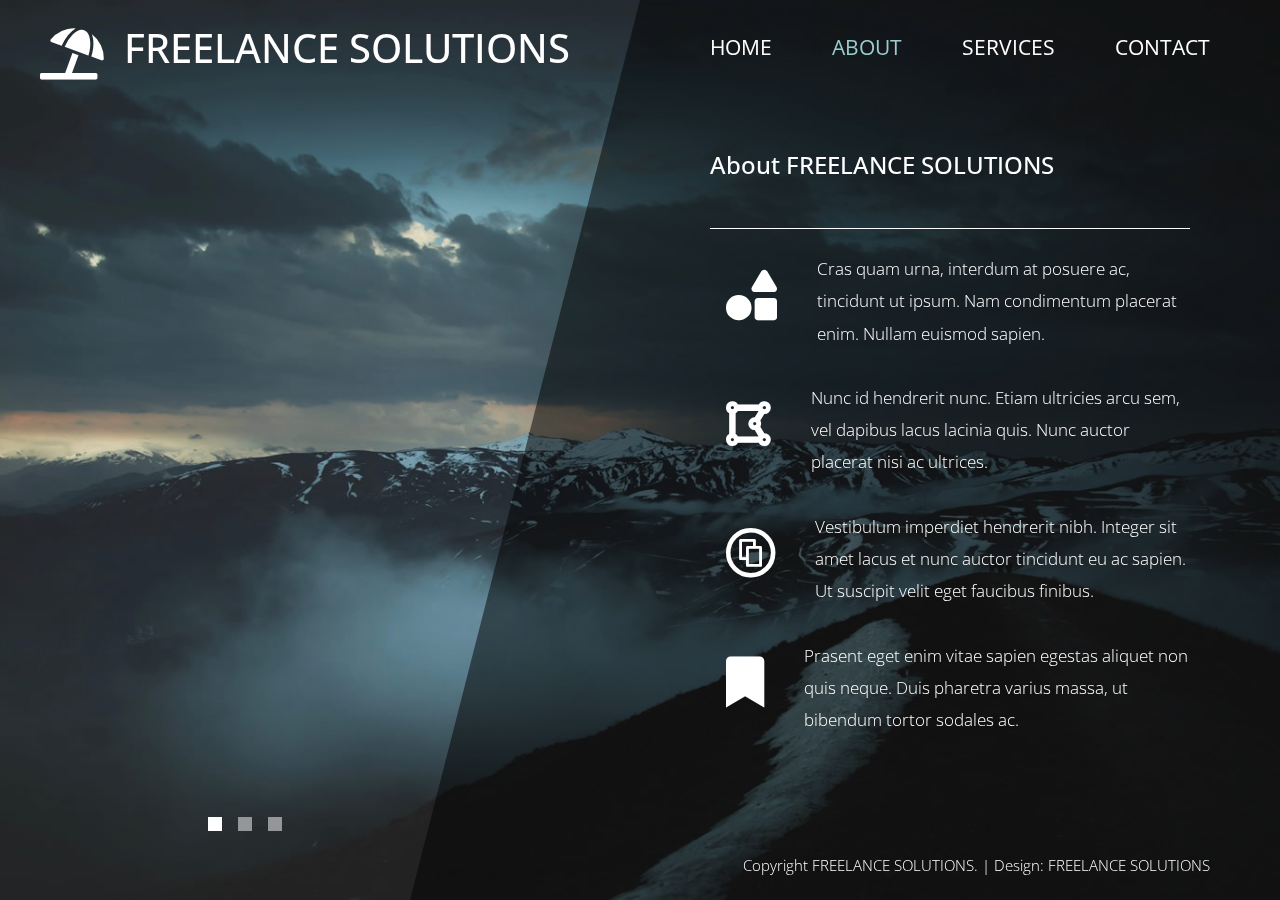
<file: Freelancesolutions portfolo/about.html>
<!DOCTYPE html>
<html lang="en">

<head>
    <meta charset="UTF-8">
    <meta name="viewport" content="width=device-width, initial-scale=1.0">
    <meta http-equiv="X-UA-Compatible" content="ie=edge">
    <title>FS</title>
    <link href="https://fonts.googleapis.com/css?family=Open+Sans:300,400" rel="stylesheet" /> <!-- https://fonts.google.com/ -->
    <link href="css/bootstrap.min.css" rel="stylesheet" /> <!-- https://getbootstrap.com/ -->
    <link href="fontawesome/css/all.min.css" rel="stylesheet" /> <!-- https://fontawesome.com/ -->
    <link href="css/templatemo-diagoona.css" rel="stylesheet" />
<!--

TemplateMo 550 Diagoona

https://templatemo.com/tm-550-diagoona

-->
</head>

<body>
    <div class="tm-container">        
        <div>
            <div class="tm-row pt-4">
                <div class="tm-col-left">
                    <div class="tm-site-header media">
                        <i class="fas fa-umbrella-beach fa-3x mt-1 tm-logo"></i>
                        <div class="media-body">
                            <h1 class="tm-sitename text-uppercase">FREELANCE SOLUTIONS</h1>
                            <!-- <p class="tm-slogon">new bootstrap template</p> -->
                        </div>        
                    </div>
                </div>
                <div class="tm-col-right">
                    <nav class="navbar navbar-expand-lg" id="tm-main-nav">
                        <button class="navbar-toggler toggler-example mr-0 ml-auto" type="button" 
                            data-toggle="collapse" data-target="#navbar-nav" 
                            aria-controls="navbar-nav" aria-expanded="false" aria-label="Toggle navigation">
                            <span><i class="fas fa-bars"></i></span>
                        </button>
                        <div class="collapse navbar-collapse tm-nav" id="navbar-nav">
                            <ul class="navbar-nav text-uppercase">
                                <li class="nav-item">
                                    <a class="nav-link tm-nav-link" href="index.html">Home</a>
                                </li>
                                <li class="nav-item active">
                                    <a class="nav-link tm-nav-link" href="about.html">About <span class="sr-only">(current)</span></a>
                                </li>
                                <li class="nav-item">
                                    <a class="nav-link tm-nav-link" href="services.html">Services</a>
                                </li>                            
                                <li class="nav-item">
                                    <a class="nav-link tm-nav-link" href="contact.html">Contact</a>
                                </li>
                            </ul>                            
                        </div>                        
                    </nav>
                </div>
            </div>
            
            <div class="tm-row">
                <div class="tm-col-left"></div>
                <main class="tm-col-right">
                    <section class="tm-content tm-about">
                        <h2 class="mb-5 tm-content-title">About FREELANCE SOLUTIONS</h2>
                        <hr class="mb-4">
                        <div class="media my-3">
                            <i class="fas fa-shapes fa-3x p-3 mr-4"></i>
                            <div class="media-body">
                                <p>Cras quam urna, interdum at posuere ac, tincidunt ut ipsum. Nam condimentum placerat enim. Nullam euismod sapien.</p>
                            </div> 
                        </div>
                        <div class="media my-3">
                            <i class="fas fa-draw-polygon fa-3x p-3 mr-4"></i>
                            <div class="media-body">
                                <p>Nunc id hendrerit nunc. Etiam ultricies arcu sem, vel dapibus lacus lacinia quis. Nunc auctor placerat nisi ac ultrices.</p>
                            </div> 
                        </div>
                        <div class="media my-3">
                            <i class="fab fa-creative-commons-share fa-3x p-3 mr-4"></i>
                            <div class="media-body">
                                <p>Vestibulum imperdiet hendrerit nibh. Integer sit amet lacus et nunc auctor tincidunt eu ac sapien. Ut suscipit velit eget faucibus finibus.</p>
                            </div> 
                        </div>
                        <div class="media my-3">
                            <i class="fas fa-bookmark fa-3x p-3 mr-4"></i>
                            <div class="media-body">
                                <p>Prasent eget enim vitae sapien egestas aliquet non quis neque. Duis pharetra varius massa, ut bibendum tortor sodales ac.</p>
                            </div> 
                        </div>                        
                    </section>
                </main>
            </div>
        </div>        

        <div class="tm-row">
            <div class="tm-col-left text-center">            
                <ul class="tm-bg-controls-wrapper">
                    <li class="tm-bg-control active" data-id="0"></li>
                    <li class="tm-bg-control" data-id="1"></li>
                    <li class="tm-bg-control" data-id="2"></li>
                </ul>            
            </div>        
            <div class="tm-col-right tm-col-footer">
                <footer class="tm-site-footer text-right">
                    <p class="mb-0">Copyright FREELANCE SOLUTIONS. 
                    
                    | Design: <a rel="nofollow" target="_parent" href="https://templatemo.com" class="tm-text-link">FREELANCE SOLUTIONS</a></p>
                </footer>
            </div>   
        </div>        

        <!-- Diagonal background design -->
        <div class="tm-bg">
            <div class="tm-bg-left"></div>
            <div class="tm-bg-right"></div>
        </div>
    </div>

    <script src="js/jquery-3.4.1.min.js"></script>
    <script src="js/bootstrap.min.js"></script>
    <script src="js/jquery.backstretch.min.js"></script>
    <script src="js/templatemo-script.js"></script>
</body>
</html>
</file>
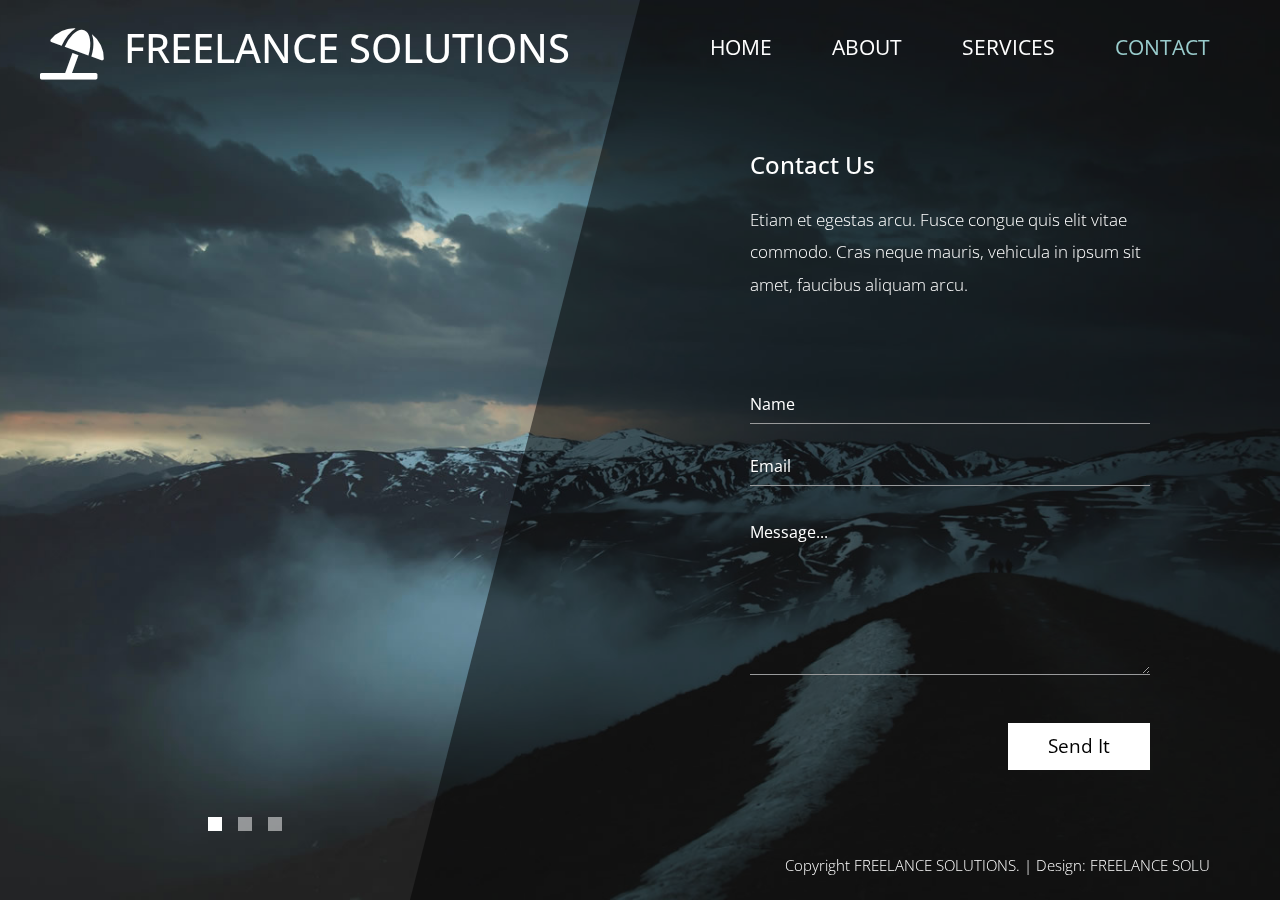
<file: Freelancesolutions portfolo/contact.html>
<!DOCTYPE html>
<html lang="en">

<head>
    <meta charset="UTF-8">
    <meta name="viewport" content="width=device-width, initial-scale=1.0">
    <meta http-equiv="X-UA-Compatible" content="ie=edge">
    <title>FS</title>
    <link href="https://fonts.googleapis.com/css?family=Open+Sans:300,400" rel="stylesheet" /> <!-- https://fonts.google.com/ -->
    <link href="css/bootstrap.min.css" rel="stylesheet" /> <!-- https://getbootstrap.com/ -->
    <link href="fontawesome/css/all.min.css" rel="stylesheet" /> <!-- https://fontawesome.com/ -->
    <link href="css/templatemo-diagoona.css" rel="stylesheet" />
<!--

TemplateMo 550 Diagoona

https://templatemo.com/tm-550-diagoona

-->
</head>
<body>
    <div class="tm-container">
        <div>
            <div class="tm-row pt-4">
                <div class="tm-col-left">
                    <div class="tm-site-header media">
                        <i class="fas fa-umbrella-beach fa-3x mt-1 tm-logo"></i>
                        <div class="media-body">
                            <h1 class="tm-sitename text-uppercase">FREELANCE SOLUTIONS</h1>
                            <!-- <p class="tm-slogon">new bootstrap template</p> -->
                        </div>        
                    </div>
                </div>
                <div class="tm-col-right">
                    <nav class="navbar navbar-expand-lg" id="tm-main-nav">
                        <button class="navbar-toggler toggler-example mr-0 ml-auto" type="button" 
                            data-toggle="collapse" data-target="#navbar-nav" 
                            aria-controls="navbar-nav" aria-expanded="false" aria-label="Toggle navigation">
                            <span><i class="fas fa-bars"></i></span>
                        </button>
                        <div class="collapse navbar-collapse tm-nav" id="navbar-nav">
                            <ul class="navbar-nav text-uppercase">
                                <li class="nav-item">
                                    <a class="nav-link tm-nav-link" href="index.html">Home</a>
                                </li>
                                <li class="nav-item">
                                    <a class="nav-link tm-nav-link" href="about.html">About</a>
                                </li>
                                <li class="nav-item">
                                    <a class="nav-link tm-nav-link" href="services.html">Services</a>
                                </li>                            
                                <li class="nav-item active">
                                    <a class="nav-link tm-nav-link" href="contact.html">Contact <span class="sr-only">(current)</span></a>
                                </li>
                            </ul>                            
                        </div>                        
                    </nav>
                </div>
            </div>
            
            <div class="tm-row">
                <div class="tm-col-left"></div>
                <main class="tm-col-right tm-contact-main"> <!-- Content -->
                    <section class="tm-content tm-contact">
                        <h2 class="mb-4 tm-content-title">Contact Us</h2>
                        <p class="mb-85">Etiam et egestas arcu. Fusce congue quis elit vitae commodo. Cras neque mauris, vehicula in ipsum sit amet, faucibus aliquam arcu.</p>
                        <form id="contact-form" action="" method="POST">
                            <div class="form-group mb-4">
                                <input type="text" name="name" class="form-control" placeholder="Name" required="" />
                            </div>
                            <div class="form-group mb-4">
                                <input type="email" name="email" class="form-control" placeholder="Email" required="" />
                            </div>
                            <div class="form-group mb-5">
                                <textarea rows="6" name="message" class="form-control" placeholder="Message..." required=""></textarea>
                            </div>
                            <div class="text-right">
                                <button type="submit" class="btn btn-big btn-primary">Send It</button>
                            </div>
                        </form>
                    </section>
                </main>
            </div>
        </div>        

        <div class="tm-row">
            <div class="tm-col-left text-center">            
                <ul class="tm-bg-controls-wrapper">
                    <li class="tm-bg-control active" data-id="0"></li>
                    <li class="tm-bg-control" data-id="1"></li>
                    <li class="tm-bg-control" data-id="2"></li>
                </ul>            
            </div>        
            <div class="tm-col-right tm-col-footer">
                <footer class="tm-site-footer text-right">
                    <p class="mb-0">Copyright FREELANCE SOLUTIONS. 
                    
                    | Design: <a rel="nofollow" target="_parent" href="https://templatemo.com" class="tm-text-link">FREELANCE SOLU</a></p>
                </footer>
            </div>  
        </div>

        <div class="tm-bg"> <!-- Diagonal background design -->
            <div class="tm-bg-left"></div>
            <div class="tm-bg-right"></div>
        </div>
    </div>

    <script src="js/jquery-3.4.1.min.js"></script>
    <script src="js/bootstrap.min.js"></script>
    <script src="js/jquery.backstretch.min.js"></script>
    <script src="js/templatemo-script.js"></script>
</body>
</html>
</file>
<file: Africanie popup/css/tooplate-style.css>
/*

Template 2097 Pop

https://www.tooplate.com/view/2097-pop

*/

body {
  font-family: "Open Sans", Helvetica, Arial, sans-serif;
  font-size: 19px;
  font-weight: 300;
  color: white;
  position: relative;
}

h1 {
  font-size: 2.8rem;
}

#tm-bg {
  position: fixed;
  top: 0;
  left: 0;
  width: 100%;
  height: 100%;
  background-image: url(../img/pop-bg.jpg);
  background-position: center;
  background-size: cover;
  background-repeat: no-repeat;
  z-index: -1;
  transition: all 0.3s ease;
}

#tm-bg:after {
  content: "";
  display: block;
  position: absolute;
  top: 0;
  left: 0;
  width: 100%;
  height: 100%;
}

#tm-wrap {
  display: flex;
  align-items: center;
  height: 100%;
  min-height: 100vh;
}

p {
  line-height: 1.9;
  letter-spacing: 1px;
}

.tm-main-content {
  display: flex;
  align-items: center;
  padding: 50px 15px;
  position: absolute;
  left: 0;
  right: 0;
  top: 0;
  bottom: 0;
  overflow: auto;
}

.tm-site-header-col {
  display: flex;
  align-items: center;
}

.tm-site-header {
  margin: 10px;
  text-align: right;
  width: 100%;
}

.tm-nav ul {
  padding-left: 0;
  display: block;
}

.tm-nav li {
  list-style: none;
  display: inline-block;
  border: 1px solid white;
  float: left;
  margin: 10px;
}

.tm-nav-link {
  color: white;
  display: flex;
  flex-direction: column;
  justify-content: center;
  width: 165px;
  height: 165px;
  text-align: center;
  border: 1px solid white;
  cursor: pointer;
  position: relative;
}

.tm-nav-text {
  position: absolute;
  left: 0;
  right: 0;
  bottom: 10px;
}

.fa-3x {
  font-size: 2.5em;
}

.product {
  background: transparent;
  transition: all 0.3s ease;
}

.product:hover {
  background: #2c2a35;
  color: #a9a9a9;
}

.tm-nav-icon {
  display: block;
  margin-bottom: 25px;
}

/* Expanding Grid Items from Codrops */
.tm-page-title {
  font-weight: 300;
}
.content {
  max-width: 370px;
}
.grid {
  display: flex;
  flex-wrap: wrap;
}
.grid__item {
  margin: 10px;
}
.product {
  position: relative;
  cursor: pointer;
}

.product__bg {
  width: 100%;
  height: 100%;
  top: 0px;
}

.product__bg,
.product__description {
  opacity: 0;
  position: absolute;
}

.product__description {
  width: 100%;
  height: 100%;
  top: 0;
  left: 0;
  display: none;
}

.tm-fa-close {
  font-size: 30px;
}

.details {
  font-size: 1rem;
  width: 100%;
  height: 100%;
  bottom: 0;
  left: 0;
  z-index: 1000;
  display: flex;
  flex-direction: column;
  justify-content: center;
  pointer-events: none;
  padding: 15px;
  display: none;
}

.details > * {
  position: relative;
  opacity: 0;
}

.details--open {
  pointer-events: auto;
}

.details__bg {
  width: 100%;
  max-width: 900px;
  left: 0;
  right: 0;
  margin-left: auto;
  margin-right: auto;
}

.details__bg--down {
  background: #2c2a35;
}

.details__bg {
  padding: 50px;
  transform-origin: 0 0;
}

.details__close {
  position: absolute;
  top: 5px;
  right: 0;
  border: 0;
  background: none;
  margin: 1em;
  cursor: pointer;
  font-size: 0.85em;
  color: white;
  z-index: 1001;
}

/* Team */
.tm-reverse-sm {
  flex-direction: row;
}

/* Our Work */
.tm-slider-img-link {
  padding-left: 10px;
  padding-right: 10px;
}

.slick-dots li button:before {
  font-size: 20px;
  color: white;
  opacity: 1;
}

.slick-dots {
  position: absolute;
  bottom: -40px;
  display: block;
  width: 100%;
  padding: 0;
  list-style: none;
  text-align: center;
}

.slick-dots li.slick-active button:before {
  opacity: 0.75;
  color: deepskyblue;
}

/* Contact */
.form-control {
  font-size: 1.1rem;
  border-radius: 0;
  border: none;
  background-color: #353541;
  color: white;
  padding: 0.75rem;
}

.form-control:focus {
  color: #cecece;
  background-color: #4d4c59;
  border-color: transparent;
}

.tm-col-email {
  padding-left: 0;
}

.tm-btn-submit {
  background-color: #006599;
}

.tm-btn-gray {
  background-color: #494752;
  color: white;
}

.tm-btn-gray:hover {
  background-color: #77757d;
  color: white;
}

.btn {
  padding: 0.5rem 2.4rem;
  font-size: 1.2rem;
  border-radius: 0;
}

.btn-primary {
  border-color: transparent;
}

.btn-primary:hover {
  background-color: #0e7fb9;
  border-color: transparent;
}

/* Footer */
footer {
  position: absolute;
  bottom: 30px;
  text-align: center;
  left: 0;
  right: 0;
}

.tm-text-highlight {
  color: white;
}
.tm-text-highlight:hover {
  color: red;
}
.tm-main-content.tm-footer-relative {
  flex-direction: column;
}
.tm-main-content.tm-footer-relative footer {
  position: relative;
  bottom: 0;
  margin-top: 50px;
}

.tm-copyright-text {
  background-color: rgba(0, 0, 0, 0.6);
  display: inline-block;
  padding: 10px 30px;
}

a,
button {
  transition: all 0.3s ease;
}
a:hover,
a:focus {
  text-decoration: none;
  outline: none;
}

p:last-child {
  margin-bottom: 0;
}

@media (min-width: 900px) {
  .container {
    max-width: 900px;
  }
}

@media (min-width: 767px) and (max-width: 991px), (max-width: 440px) {
  .tm-nav-link {
    width: 145px;
    height: 145px;
  }
}

@media (max-width: 767px) {
  .container {
    max-width: 450px;
  }
  .content {
    margin-left: auto;
    margin-right: 0;
  }
  .tm-nav ul {
    display: flex;
    flex-wrap: wrap;
    justify-content: flex-end;
  }
  .grid {
    justify-content: flex-end;
  }
  .tm-col-email {
    padding-left: 15px;
  }
  .tm-reverse-sm {
    flex-direction: column-reverse;
  }
}

@media (max-width: 544px) {
  .tm-main-content {
    flex-direction: column;
  }
  .details__bg {
    padding: 55px 40px;
  }
  .slick-dots li button:before {
    font-size: 15px;
  }

  footer {
    position: relative;
    bottom: 0;
  }
}

@media (max-width: 419px) {
  .tm-nav-link {
    width: 120px;
    height: 120px;
  }

  .fa-3x {
    font-size: 2.2em;
  }
}

.bold-white-link {
  font-weight: bold;
  color: white;
  text-transform: uppercase;
}
</file>
<file: Freelancesolutions portfolo/css/templatemo-diagoona.css>
/*

TemplateMo 550 Diagoona

https://templatemo.com/tm-550-diagoona

*/

body {
    font-family: 'Open Sans', Arial, sans-serif;
    font-size: 17px;
    font-weight: 300;
    overflow-x: hidden;
    color: white;
    background-color: #2C353C;
}

a { 
    transition: all 0.3s ease; 
    text-decoration: none;
}

ul { padding: 0; }
a:hover { text-decoration: none; }
button:focus { outline: none; }
p { line-height: 1.9; }
.tm-logo { margin-right: 20px; }
.tm-slogan { font-size: 0.8rem; }

/* Navigation */
.navbar-toggler {
    padding: 8px 15px;
    border: 0;
    border-radius: 0;
    transform: skewX(-15deg);
    background-color: rgba(0,0,0,0.5);
    color: white;    
}

.navbar-toggler i { transform: skewX(15deg); }

.navbar-expand-lg {
    padding-left: 0;
    padding-right: 0;
}

.navbar-expand-lg .navbar-nav .nav-link { padding: 0; }

.navbar-expand-lg .navbar-nav .tm-nav-link {
    font-size: 1.3rem;
    font-weight: 400;
    color: white;    
    padding-bottom: 30px;    
}

.nav-item { margin-right: 60px; }

.nav-item:last-child { margin-right: 0; }

.nav-item.active .tm-nav-link,
.nav-item:hover .tm-nav-link {
    color: #9CC;
}

/* Page Background */
.tm-bg {
    position: absolute;
    left: 0;
    right: 0;
    width: 100%;
    height: 100%;
    display: flex;
    z-index: -1000;
}

.tm-bg-left,
.tm-bg-right {
    position: relative;
    width: 50%;
    height: 100%;
}

.tm-bg-right { background-color: rgba(0,0,0,0.5); }

.tm-bg-left {
    border-right: 230px solid rgba(0,0,0,0.5);
    border-top: 100vh solid transparent;
}

.tm-bg-controls-wrapper {
    display: inline-block;
    margin-left: -150px;
}

.tm-bg-control {
    display: inline-block;
    width: 14px;
    height: 14px;
    background-color: rgba(255,255,255,0.5);
    margin: 6px;
    cursor: pointer;
}

.tm-bg-control.active,
.tm-bg-control:hover {
    background-color: white;
}

.tm-container {
    width: 100%;
    height: 100%;
    min-height: 100vh;
    position: relative;
    display: flex;
    flex-direction: column;
    justify-content: space-between;  
}

.tm-row { display: flex; }

.tm-col-left {
    width: 50%;
    height: 100%;
    padding-left: 40px;  
    padding-right: 40px;
}

.tm-col-right {
    width: 50%;
    height: 100%;
    padding-left: 70px;
    padding-right: 70px;
}

.tm-content {
    max-width: 660px;
    margin-top: 50px;
    padding-right: 20px;
}

.tm-about { max-width: 525px; }

::-webkit-scrollbar {
    -webkit-appearance: none;
    width: 10px;
}
  
::-webkit-scrollbar-thumb {
    border-radius: 5px;
    background-color: rgba(255,255,255,.8);
    box-shadow: 0 0 1px rgba(255,255,255,.8);
}

.tm-content-title { font-size: 1.5rem; }
hr { border-top: 1px solid white; }

.btn {
    padding: 10px 25px;
    border-radius: 0;
}

.btn-big {
    padding: 9px 40px;
    font-size: 1.2rem;;
}

.btn-primary {
    background-color: white;
    color: black;
    border: 0;
}

.btn-primary:hover {
    background-color: #9CC;
    color: black;
}

.tm-site-footer {
    padding: 40px 0 20px;
    max-width: 660px;
    font-size: 0.95rem;
}

.tm-col-footer { padding-left: 0; }
.tm-text-link { color: white; }

.tm-text-link:hover,
.tm-text-link:focus {
    color: #9CC;
}

/* Service */ 
.tm-service-text { max-width: 365px; }
.tm-service-img { margin-right: 25px; }
.tm-service-img-r { margin-left: 25px; }

/* Contact */
.form-control,
textarea {    
    color: white;
    background-color: transparent;
    background-clip: padding-box;
    border: none;
    border-bottom: 1px solid #999A9B;
    border-radius: 0;
    transition: border-color 0.15s ease-in-out, box-shadow 0.15s ease-in-out;
    padding: 10px 0;
    font-family: 'Open Sans', Arial, sans-serif;
    font-size: 1rem;
    font-weight: 400;
    line-height: 1.5;
}

.form-control:focus {
    color: white;
    background-color: transparent;    
    box-shadow: none;
    border-color: #9CC;
    outline: none;
}

.mb-85 { margin-bottom: 85px; }
.tm-contact-main { max-width: 690px; }

.tm-contact {
    max-width: 420px;
    margin-left: auto;
    margin-right: auto;
}

.form-control::-webkit-input-placeholder { color: white; } /* Edge */  
.form-control:-ms-input-placeholder { color: white; } /* Internet Explorer 10-11 */  
.form-control::placeholder { color: white; }

@media (max-width: 1200px) {
    .nav-item { margin-right: 30px; }

    .tm-page-right {
        padding-left: 30px;
        padding-right: 30px;
    }
}

@media (max-width: 992px) {    
    .tm-nav {
        position: absolute;
        background: rgba(0, 0, 0, 0.8);
        color: white;
        top: 44px;
        right: 4px;
    }

    .navbar-expand-lg .navbar-nav .tm-nav-link {
        color: white;
        font-size: 1.1rem;
        padding: 13px 20px;
    }

    .nav-item { margin-right: 0; }

    .nav-item.active .tm-nav-link,
    .nav-item:hover .tm-nav-link {
        color: #9CC;
    }

    .tm-content { margin-top: 20px; }
    .tm-site-footer { padding-top: 40px; }
    .tm-col-left { width: 40%; }

    .tm-col-right {
        width: 60%;
        padding-left: 100px;
        padding-right: 30px;
    }
    
    .tm-col-footer { padding-left: 0; }
}

@media (max-width: 768px) {
    .tm-row { flex-direction: column; }

    .tm-col-left,
    .tm-col-right,
    .tm-bg-left,
    .tm-bg-right {
        width: 100%;
    }

    #tm-main-nav {
        position: fixed;
        top: 50px;
        right: 40px;
        padding-bottom: 0;
    }  
    
    .tm-bg { flex-direction: column; }

    .tm-bg-left {
        height: 200px;        
        border-bottom: 50px solid rgba(0,0,0,0.5);
        border-right: 0;
        border-top: 0;
    }

    .tm-bg-right { height: calc(100% - 200px); }

    .tm-bg-controls-wrapper {
        margin-left: 0;
        margin-top: 50px;
    }

    .tm-content {
        max-height: none;
        margin-top: 40px;
    }

    .tm-col-right {
        padding-top: 40px;
        padding-left: 30px;
    }

    .tm-col-footer {
        padding-left: 10px;
        padding-right: 10px;
    }
}

@media (max-width: 460px) {
    .tm-logo { margin-right: 15px; }
    .tm-sitename { font-size: 1.8rem; }
    .tm-slogon { font-size: 0.8rem; }
}

@media (max-width: 450px), (min-width: 768px) and (max-width: 830px), (min-width: 992px) and (max-width: 1040px) {
    .tm-service-media { flex-direction: column; }
    .tm-service-media-img-l { flex-direction: column-reverse; }
    .tm-service-text { margin-top: 20px; }
    .tm-service-img { margin-right: 0; }
    .tm-service-img-r { margin-left: 0; }
}
</file>
<file: Camus Sarlu/assets/css/main.css>
/**
* Template Name: Nova
* Template URL: https://bootstrapmade.com/nova-bootstrap-business-template/
* Updated: Aug 07 2024 with Bootstrap v5.3.3
* Author: BootstrapMade.com
* License: https://bootstrapmade.com/license/
*/

/*--------------------------------------------------------------
# Font & Color Variables
# Help: https://bootstrapmade.com/color-system/
--------------------------------------------------------------*/
/* Fonts */
:root {
  --default-font: "Roboto",  system-ui, -apple-system, "Segoe UI", Roboto, "Helvetica Neue", Arial, "Noto Sans", "Liberation Sans", sans-serif, "Apple Color Emoji", "Segoe UI Emoji", "Segoe UI Symbol", "Noto Color Emoji";
  --heading-font: "Montserrat",  sans-serif;
  --nav-font: "Raleway",  sans-serif;
}

/* Global Colors - The following color variables are used throughout the website. Updating them here will change the color scheme of the entire website */
:root { 
  --background-color: #ffffff; /* Background color for the entire website, including individual sections */
  --default-color: #2b180d; /* Default color used for the majority of the text content across the entire website */
  --heading-color: #1b2f45; /* Color for headings, subheadings and title throughout the website */
  --accent-color: #56b8e6; /* Accent color that represents your brand on the website. It's used for buttons, links, and other elements that need to stand out */
  --surface-color: #ffffff; /* The surface color is used as a background of boxed elements within sections, such as cards, icon boxes, or other elements that require a visual separation from the global background. */
  --contrast-color: #ffffff; /* Contrast color for text, ensuring readability against backgrounds of accent, heading, or default colors. */
}

/* Nav Menu Colors - The following color variables are used specifically for the navigation menu. They are separate from the global colors to allow for more customization options */
:root {
  --nav-color: rgba(255, 255, 255, 0.6);  /* The default color of the main navmenu links */
  --nav-hover-color: #ffffff; /* Applied to main navmenu links when they are hovered over or active */
  --nav-mobile-background-color: #ffffff; /* Used as the background color for mobile navigation menu */
  --nav-dropdown-background-color: #ffffff; /* Used as the background color for dropdown items that appear when hovering over primary navigation items */
  --nav-dropdown-color: #212529; /* Used for navigation links of the dropdown items in the navigation menu. */
  --nav-dropdown-hover-color: #56b8e6; /* Similar to --nav-hover-color, this color is applied to dropdown navigation links when they are hovered over. */
}

/* Color Presets - These classes override global colors when applied to any section or element, providing reuse of the sam color scheme. */

.light-background {
  --background-color: #f6fcfe;
  --surface-color: #ffffff;
}

.dark-background {
  --background-color: #17283b;
  --default-color: #ffffff;
  --heading-color: #ffffff;
  --surface-color: #254160;
  --contrast-color: #ffffff;
}

/* Smooth scroll */
:root {
  scroll-behavior: smooth;
}

/*--------------------------------------------------------------
# General Styling & Shared Classes
--------------------------------------------------------------*/
body {
  color: var(--default-color);
  background-color: var(--background-color);
  font-family: var(--default-font);
}

a {
  color: var(--accent-color);
  text-decoration: none;
  transition: 0.3s;
}

a:hover {
  color: color-mix(in srgb, var(--accent-color), transparent 25%);
  text-decoration: none;
}

h1,
h2,
h3,
h4,
h5,
h6 {
  color: var(--heading-color);
  font-family: var(--heading-font);
}

/* PHP Email Form Messages
------------------------------*/
.php-email-form .error-message {
  display: none;
  background: #df1529;
  color: #ffffff;
  text-align: left;
  padding: 15px;
  margin-bottom: 24px;
  font-weight: 600;
}

.php-email-form .sent-message {
  display: none;
  color: #ffffff;
  background: #059652;
  text-align: center;
  padding: 15px;
  margin-bottom: 24px;
  font-weight: 600;
}

.php-email-form .loading {
  display: none;
  background: var(--surface-color);
  text-align: center;
  padding: 15px;
  margin-bottom: 24px;
}

.php-email-form .loading:before {
  content: "";
  display: inline-block;
  border-radius: 50%;
  width: 24px;
  height: 24px;
  margin: 0 10px -6px 0;
  border: 3px solid var(--accent-color);
  border-top-color: var(--surface-color);
  animation: php-email-form-loading 1s linear infinite;
}

@keyframes php-email-form-loading {
  0% {
    transform: rotate(0deg);
  }

  100% {
    transform: rotate(360deg);
  }
}

/*--------------------------------------------------------------
# Global Header
--------------------------------------------------------------*/
.header {
  --background-color: rgba(255, 255, 255, 0);
  --heading-color: #ffffff;
  color: var(--default-color);
  background-color: var(--background-color);
  padding: 15px 0;
  transition: all 0.5s;
  z-index: 997;
}

.header .logo {
  line-height: 1;
}

.header .logo img {
  max-height: 32px;
  margin-right: 8px;
}

.header .logo h1 {
  font-size: 30px;
  margin: 0;
  font-weight: 700;
  color: var(--heading-color);
}

.scrolled .header {
  box-shadow: 0px 0 18px rgba(0, 0, 0, 0.1);
}

/* Global Header on Scroll
------------------------------*/
.scrolled .header {
  --background-color: rgba(23, 40, 59, 0.9);
}

/*--------------------------------------------------------------
# Navigation Menu
--------------------------------------------------------------*/
/* Navmenu - Desktop */
@media (min-width: 1200px) {
  .navmenu {
    padding: 0;
  }

  .navmenu ul {
    margin: 0;
    padding: 0;
    display: flex;
    list-style: none;
    align-items: center;
  }

  .navmenu li {
    position: relative;
  }

  .navmenu a,
  .navmenu a:focus {
    color: var(--nav-color);
    padding: 18px 15px;
    font-size: 16px;
    font-family: var(--nav-font);
    font-weight: 400;
    display: flex;
    align-items: center;
    justify-content: space-between;
    white-space: nowrap;
    transition: 0.3s;
  }

  .navmenu a i,
  .navmenu a:focus i {
    font-size: 12px;
    line-height: 0;
    margin-left: 5px;
    transition: 0.3s;
  }

  .navmenu li:last-child a {
    padding-right: 0;
  }

  .navmenu li:hover>a,
  .navmenu .active,
  .navmenu .active:focus {
    color: var(--nav-hover-color);
  }

  .navmenu .dropdown ul {
    margin: 0;
    padding: 10px 0;
    background: var(--nav-dropdown-background-color);
    display: block;
    position: absolute;
    visibility: hidden;
    left: 14px;
    top: 130%;
    opacity: 0;
    transition: 0.3s;
    border-radius: 0;
    z-index: 99;
    box-shadow: 0px 0px 30px rgba(0, 0, 0, 0.1);
  }

  .navmenu .dropdown ul li {
    min-width: 200px;
  }

  .navmenu .dropdown ul a {
    padding: 10px 20px;
    font-size: 15px;
    text-transform: none;
    color: var(--nav-dropdown-color);
  }

  .navmenu .dropdown ul a i {
    font-size: 12px;
  }

  .navmenu .dropdown ul a:hover,
  .navmenu .dropdown ul .active:hover,
  .navmenu .dropdown ul li:hover>a {
    color: var(--nav-dropdown-hover-color);
  }

  .navmenu .dropdown:hover>ul {
    opacity: 1;
    top: 100%;
    visibility: visible;
  }

  .navmenu .dropdown .dropdown ul {
    top: 0;
    left: -90%;
    visibility: hidden;
  }

  .navmenu .dropdown .dropdown:hover>ul {
    opacity: 1;
    top: 0;
    left: -100%;
    visibility: visible;
  }
}

/* Navmenu - Mobile */
@media (max-width: 1199px) {
  .mobile-nav-toggle {
    color: var(--nav-color);
    font-size: 28px;
    line-height: 0;
    margin-right: 10px;
    cursor: pointer;
    transition: color 0.3s;
  }

  .navmenu {
    padding: 0;
    z-index: 9997;
  }

  .navmenu ul {
    display: none;
    list-style: none;
    position: absolute;
    inset: 60px 20px 20px 20px;
    padding: 10px 0;
    margin: 0;
    border-radius: 6px;
    background-color: var(--nav-mobile-background-color);
    overflow-y: auto;
    transition: 0.3s;
    z-index: 9998;
    box-shadow: 0px 0px 30px rgba(0, 0, 0, 0.1);
  }

  .navmenu a,
  .navmenu a:focus {
    color: var(--nav-dropdown-color);
    padding: 10px 20px;
    font-family: var(--nav-font);
    font-size: 17px;
    font-weight: 500;
    display: flex;
    align-items: center;
    justify-content: space-between;
    white-space: nowrap;
    transition: 0.3s;
  }

  .navmenu a i,
  .navmenu a:focus i {
    font-size: 12px;
    line-height: 0;
    margin-left: 5px;
    width: 30px;
    height: 30px;
    display: flex;
    align-items: center;
    justify-content: center;
    border-radius: 50%;
    transition: 0.3s;
    background-color: color-mix(in srgb, var(--accent-color), transparent 90%);
  }

  .navmenu a i:hover,
  .navmenu a:focus i:hover {
    background-color: var(--accent-color);
    color: var(--contrast-color);
  }

  .navmenu a:hover,
  .navmenu .active,
  .navmenu .active:focus {
    color: var(--nav-dropdown-hover-color);
  }

  .navmenu .active i,
  .navmenu .active:focus i {
    background-color: var(--accent-color);
    color: var(--contrast-color);
    transform: rotate(180deg);
  }

  .navmenu .dropdown ul {
    position: static;
    display: none;
    z-index: 99;
    padding: 10px 0;
    margin: 10px 20px;
    background-color: var(--nav-dropdown-background-color);
    border: 1px solid color-mix(in srgb, var(--default-color), transparent 90%);
    box-shadow: none;
    transition: all 0.5s ease-in-out;
  }

  .navmenu .dropdown ul ul {
    background-color: rgba(33, 37, 41, 0.1);
  }

  .navmenu .dropdown>.dropdown-active {
    display: block;
    background-color: rgba(33, 37, 41, 0.03);
  }

  .mobile-nav-active {
    overflow: hidden;
  }

  .mobile-nav-active .mobile-nav-toggle {
    color: #fff;
    position: absolute;
    font-size: 32px;
    top: 15px;
    right: 15px;
    margin-right: 0;
    z-index: 9999;
  }

  .mobile-nav-active .navmenu {
    position: fixed;
    overflow: hidden;
    inset: 0;
    background: rgba(33, 37, 41, 0.8);
    transition: 0.3s;
  }

  .mobile-nav-active .navmenu>ul {
    display: block;
  }
}

/*--------------------------------------------------------------
# Global Footer
--------------------------------------------------------------*/
.footer {
  color: var(--default-color);
  background-color: var(--background-color);
  font-size: 14px;
  position: relative;
}

.footer .footer-top {
  padding-top: 50px;
}

.footer .footer-about .logo {
  line-height: 1;
  margin-bottom: 25px;
}

.footer .footer-about .logo img {
  max-height: 40px;
  margin-right: 6px;
}

.footer .footer-about .logo span {
  color: var(--heading-color);
  font-size: 30px;
  font-weight: 700;
  letter-spacing: 1px;
  font-family: var(--heading-font);
}

.footer .footer-about p {
  font-size: 14px;
  font-family: var(--heading-font);
}

.footer .social-links a {
  color: var(--contrast-color);
  background-color: var(--accent-color);
  display: flex;
  align-items: center;
  justify-content: center;
  width: 36px;
  height: 36px;
  border-radius: 50%;
  font-size: 16px;
  margin-right: 10px;
  transition: 0.3s;
}

.footer .social-links a:hover {
  color: var(--contrast-color);
  background-color: color-mix(in srgb, var(--accent-color) 90%, black 15%);
}

.footer h4 {
  font-size: 16px;
  font-weight: bold;
  position: relative;
  padding-bottom: 12px;
}

.footer .footer-links {
  margin-bottom: 30px;
}

.footer .footer-links ul {
  list-style: none;
  padding: 0;
  margin: 0;
}

.footer .footer-links ul i {
  padding-right: 2px;
  font-size: 12px;
  line-height: 0;
}

.footer .footer-links ul li {
  padding: 10px 0;
  display: flex;
  align-items: center;
}

.footer .footer-links ul li:first-child {
  padding-top: 0;
}

.footer .footer-links ul a {
  color: color-mix(in srgb, var(--default-color), transparent 20%);
  display: inline-block;
  line-height: 1;
}

.footer .footer-links ul a:hover {
  color: var(--accent-color);
}

.footer .footer-contact p {
  margin-bottom: 5px;
}

.footer .copyright {
  border-top: 1px solid color-mix(in srgb, var(--accent-color), transparent 80%);
  margin-top: 25px;
  padding-top: 25px;
  padding-bottom: 25px;
}

.footer .copyright p {
  margin-bottom: 0;
}

.footer .credits {
  margin-top: 5px;
  font-size: 13px;
}

/*--------------------------------------------------------------
# Preloader
--------------------------------------------------------------*/
#preloader {
  position: fixed;
  inset: 0;
  z-index: 9999;
  overflow: hidden;
  background-color: var(--background-color);
  transition: all 0.6s ease-out;
}

#preloader:before {
  content: "";
  position: fixed;
  top: calc(50% - 30px);
  left: calc(50% - 30px);
  border: 6px solid var(--accent-color);
  border-top-color: color-mix(in srgb, var(--accent-color), transparent 90%);
  border-radius: 50%;
  width: 60px;
  height: 60px;
  animation: animate-preloader 1s linear infinite;
}

@keyframes animate-preloader {
  0% {
    transform: rotate(0deg);
  }

  100% {
    transform: rotate(360deg);
  }
}

/*--------------------------------------------------------------
# Scroll Top Button
--------------------------------------------------------------*/
.scroll-top {
  position: fixed;
  visibility: hidden;
  opacity: 0;
  right: 15px;
  bottom: 15px;
  z-index: 99999;
  background-color: var(--accent-color);
  width: 40px;
  height: 40px;
  border-radius: 4px;
  transition: all 0.4s;
}

.scroll-top i {
  font-size: 24px;
  color: var(--contrast-color);
  line-height: 0;
}

.scroll-top:hover {
  background-color: color-mix(in srgb, var(--accent-color), transparent 20%);
  color: var(--contrast-color);
}

.scroll-top.active {
  visibility: visible;
  opacity: 1;
}

/*--------------------------------------------------------------
# Disable aos animation delay on mobile devices
--------------------------------------------------------------*/
@media screen and (max-width: 768px) {
  [data-aos-delay] {
    transition-delay: 0 !important;
  }
}

/*--------------------------------------------------------------
# Global Page Titles & Breadcrumbs
--------------------------------------------------------------*/
.page-title {
  color: var(--default-color);
  background-color: var(--background-color);
  background-size: cover;
  background-position: center;
  background-repeat: no-repeat;
  padding: 160px 0 60px 0;
  text-align: center;
  position: relative;
}

.page-title:before {
  content: "";
  background-color: color-mix(in srgb, var(--background-color), transparent 40%);
  position: absolute;
  inset: 0;
}

.page-title .container {
  position: relative;
}

.page-title h1 {
  font-size: 42px;
  font-weight: 700;
  margin-bottom: 10px;
}

.page-title .breadcrumbs ol {
  display: flex;
  flex-wrap: wrap;
  list-style: none;
  justify-content: center;
  padding: 0;
  margin: 0;
  font-size: 16px;
  font-weight: 400;
}

.page-title .breadcrumbs ol li+li {
  padding-left: 10px;
}

.page-title .breadcrumbs ol li+li::before {
  content: "/";
  display: inline-block;
  padding-right: 10px;
  color: color-mix(in srgb, var(--default-color), transparent 70%);
}

/*--------------------------------------------------------------
# Global Sections
--------------------------------------------------------------*/
section,
.section {
  color: var(--default-color);
  background-color: var(--background-color);
  padding: 60px 0;
  scroll-margin-top: 100px;
  overflow: clip;
}

@media (max-width: 1199px) {

  section,
  .section {
    scroll-margin-top: 66px;
  }
}

/*--------------------------------------------------------------
# Global Section Titles
--------------------------------------------------------------*/
.section-title {
  text-align: center;
  padding-bottom: 60px;
  position: relative;
}

.section-title h2 {
  font-size: 32px;
  font-weight: 700;
  margin-bottom: 20px;
  padding-bottom: 20px;
  position: relative;
}

.section-title h2:after {
  content: "";
  position: absolute;
  display: block;
  width: 50px;
  height: 3px;
  background: var(--accent-color);
  left: 0;
  right: 0;
  bottom: 0;
  margin: auto;
}

.section-title p {
  margin-bottom: 0;
}

/*--------------------------------------------------------------
# Hero Section
--------------------------------------------------------------*/
.hero {
  width: 100%;
  min-height: 100vh;
  position: relative;
  padding: 120px 0 60px;
  display: flex;
  align-items: center;
}

@media (min-width: 1200px) {
  .hero:after {
    position: absolute;
    content: "";
    width: 44%;
    background-image: linear-gradient(180deg, color-mix(in srgb, var(--background-color), transparent 15%), color-mix(in srgb, var(--background-color), transparent 15%) 100%), linear-gradient(180deg, rgb(0, 0, 0), rgb(0, 0, 0) 100%);
    top: 0;
    bottom: 0;
    z-index: 2;
  }
}

.hero:before {
  position: absolute;
  content: "";
  background: color-mix(in srgb, var(--background-color), transparent 40%);
  inset: 0;
  z-index: 2;
}

.hero img {
  position: absolute;
  inset: 0;
  display: block;
  width: 100%;
  height: 100%;
  object-fit: cover;
  z-index: 1;
}

.hero .container,
.hero .container-fluid {
  z-index: 3;
  position: relative;
}

.hero h1 {
  margin: 0;
  font-size: 3rem;
  font-weight: 700;
}

.hero blockquote {
  color: color-mix(in srgb, var(--default-color), transparent 20%);
  padding-left: 20px;
  border-left: 2px solid var(--accent-color);
  margin: 40px 0;
}

.hero .btn-get-started {
  color: var(--contrast-color);
  background: var(--accent-color);
  font-family: var(--heading-font);
  font-weight: 600;
  font-size: 14px;
  letter-spacing: 1px;
  display: inline-block;
  padding: 12px 30px;
  border-radius: 50px;
  transition: 0.5s;
}

.hero .btn-get-started:hover {
  background: color-mix(in srgb, var(--accent-color) 90%, white 15%);
}

.hero .btn-watch-video {
  font-size: 16px;
  transition: 0.5s;
  margin-left: 25px;
  color: var(--default-color);
  font-weight: 600;
}

.hero .btn-watch-video i {
  color: color-mix(in srgb, var(--default-color), transparent 50%);
  font-size: 32px;
  transition: 0.3s;
  line-height: 0;
  margin-right: 8px;
}

.hero .btn-watch-video:hover {
  color: var(--default-color);
}

.hero .btn-watch-video:hover i {
  color: var(--default-color);
}

@media (max-width: 640px) {
  .hero h1 {
    font-size: 28px;
    line-height: 36px;
  }

  .hero .btn-get-started,
  .hero .btn-watch-video {
    font-size: 13px;
  }
}

/*--------------------------------------------------------------
# Why Us Section
--------------------------------------------------------------*/
.why-us .img-bg {
  min-height: 500px;
  position: relative;
}

.why-us .img-bg img {
  position: absolute;
  inset: 0;
  display: block;
  width: 100%;
  height: 100%;
  object-fit: cover;
  z-index: 1;
}

.why-us .slides {
  background-color: color-mix(in srgb, var(--default-color), transparent 97%);
}

.why-us h3 {
  font-size: 24px;
  font-weight: 700;
}

.why-us h4 {
  font-size: 18px;
  font-weight: 300;
  color: color-mix(in srgb, var(--default-color), transparent 30%);
}

.why-us .swiper {
  margin: 140px 140px 120px 140px;
  overflow: hidden;
}

.why-us .swiper-wrapper {
  height: auto;
}

.why-us .swiper-button-prev:after,
.why-us .swiper-button-next:after {
  font-size: 24px;
  color: color-mix(in srgb, var(--default-color), transparent 50%);
}

.why-us .swiper-button-prev {
  left: 80px;
}

.why-us .swiper-button-next {
  right: 80px;
}

.why-us .swiper-pagination {
  margin-top: 30px;
  position: relative;
}

.why-us .swiper-pagination .swiper-pagination-bullet {
  background-color: color-mix(in srgb, var(--default-color), transparent 50%);
}

.why-us .swiper-pagination .swiper-pagination-bullet-active {
  background-color: var(--accent-color);
}

@media (max-width: 1200px) {
  .why-us .swiper {
    margin: 60px 60px 40px 60px;
  }

  .why-us .swiper-button-prev,
  .why-us .swiper-button-next {
    display: none;
  }
}

@media (max-width: 575px) {
  .why-us .swiper {
    margin: 40px 40px 20px 40px;
  }
}

/*--------------------------------------------------------------
# Services Section
--------------------------------------------------------------*/
.services .service-item {
  position: relative;
  height: 100%;
  margin-bottom: 30px;
}

.services .service-item .icon {
  margin-right: 20px;
}

.services .service-item .icon i {
  color: var(--accent-color);
  font-size: 40px;
  line-height: 0;
  transition: 0.3s;
}

.services .service-item:hover .icon i {
  color: var(--accent-color);
}

.services .service-item .title {
  color: var(--heading-color);
  font-weight: 700;
  margin-bottom: 10px;
  font-size: 20px;
  transition: 0.3s;
}

.services .service-item .description {
  font-size: 15px;
  color: color-mix(in srgb, var(--default-color), transparent 30%);
  margin-bottom: 10px;
}

.services .service-item .readmore {
  display: flex;
  align-items: center;
  color: color-mix(in srgb, var(--default-color), transparent 50%);
  transition: 0.3s;
  font-weight: 700;
  font-size: 14px;
}

.services .service-item .readmore i {
  margin-left: 8px;
}

.services .service-item:hover .title,
.services .service-item:hover .readmore,
.services .service-item:hover .icon i {
  color: var(--accent-color);
}

/*--------------------------------------------------------------
# Call To Action Section
--------------------------------------------------------------*/
.call-to-action {
  padding: 80px 0;
  position: relative;
  clip-path: inset(0);
}

.call-to-action img {
  position: fixed;
  top: 0;
  left: 0;
  display: block;
  width: 100%;
  height: 100%;
  object-fit: cover;
  z-index: 1;
}

.call-to-action:before {
  content: "";
  background: color-mix(in srgb, var(--background-color), transparent 50%);
  position: absolute;
  inset: 0;
  z-index: 2;
}

.call-to-action .container {
  position: relative;
  z-index: 3;
}

.call-to-action h3 {
  font-size: 28px;
  font-weight: 700;
  color: var(--default-color);
}

.call-to-action p {
  color: var(--default-color);
}

.call-to-action .cta-btn {
  background: var(--accent-color);
  color: var(--contrast-color);
  font-family: var(--heading-font);
  font-weight: 500;
  font-size: 16px;
  letter-spacing: 1px;
  display: inline-block;
  padding: 12px 40px;
  border-radius: 50px;
  transition: 0.5s;
  margin: 10px;
}

.call-to-action .cta-btn:hover {
  background: color-mix(in srgb, var(--accent-color) 90%, black 15%);
}

/*--------------------------------------------------------------
# Features Section
--------------------------------------------------------------*/
.features h3 {
  font-size: 32px;
  font-weight: 700;
  margin-bottom: 30px;
}

.features .icon-list i {
  margin-right: 10px;
  font-size: 24px;
  line-height: 1;
}

.features .icon-list span {
  font-size: 16px;
  color: color-mix(in srgb, var(--default-color), transparent 20%);
}

.features .phone-wrap {
  position: absolute;
  right: 0;
}

@media (max-width: 768px) {
  .features .phone-wrap {
    position: relative;
  }
}

.features .phone-wrap img {
  width: 340px;
}

@media (max-width: 992px) {
  .features .phone-wrap img {
    margin-top: 30px;
  }
}

@media (max-width: 768px) {
  .features .phone-wrap img {
    width: 100%;
  }
}

.features .details {
  margin-top: 80px;
  padding: 120px 0;
  background-color: color-mix(in srgb, var(--default-color), transparent 97%);
}

.features .details h4 {
  font-size: 32px;
  font-weight: 700;
  margin-bottom: 20px;
}

.features .details p {
  margin-bottom: 20px;
  font-size: 15px;
}

.features .details .btn-get-started {
  color: var(--contrast-color);
  background-color: var(--accent-color);
  font-family: var(--heading-font);
  display: inline-block;
  font-weight: 500;
  font-size: 15px;
  letter-spacing: 1px;
  padding: 10px 32px;
  border-radius: 50px;
  transition: 0.5s;
}

.features .details .btn-get-started:hover {
  background: color-mix(in srgb, var(--accent-color), transparent 20%);
}

/*--------------------------------------------------------------
# Recent Posts Section
--------------------------------------------------------------*/
.recent-posts .post-box {
  transition: 0.3s;
  height: 100%;
  overflow: hidden;
  position: relative;
  display: flex;
  flex-direction: column;
}

.recent-posts .post-box .post-img {
  overflow: hidden;
  position: relative;
}

.recent-posts .post-box .post-img img {
  transition: 0.5s;
}

.recent-posts .post-box .meta {
  margin-top: 15px;
}

.recent-posts .post-box .meta .post-date {
  font-size: 15px;
  font-weight: 400;
  color: var(--accent-color);
}

.recent-posts .post-box .meta .post-author {
  font-size: 15px;
  font-weight: 400;
  color: color-mix(in srgb, var(--default-color), transparent 40%);
}

.recent-posts .post-box .post-title {
  color: var(--heading-color);
  font-size: 18px;
  font-weight: 700;
  margin: 15px 0 0 0;
  position: relative;
  transition: 0.3s;
}

.recent-posts .post-box p {
  margin: 15px 0 0 0;
  color: color-mix(in srgb, var(--default-color), transparent 40%);
}

.recent-posts .post-box .readmore {
  display: flex;
  align-items: center;
  font-weight: 600;
  line-height: 1;
  transition: 0.3s;
  margin-top: 15px;
}

.recent-posts .post-box .readmore i {
  line-height: 0;
  margin-left: 4px;
  font-size: 18px;
}

.recent-posts .post-box:hover .post-title {
  color: var(--accent-color);
}

.recent-posts .post-box:hover .post-img img {
  transform: scale(1.1);
}

/*--------------------------------------------------------------
# About Section
--------------------------------------------------------------*/
.about .content h3 {
  font-size: 2rem;
  font-weight: 700;
}

.about .content p {
  margin: 30px 0;
  color: color-mix(in srgb, var(--default-color), transparent 40%);
}

.about .content ul {
  list-style: none;
  padding: 0;
}

.about .content ul li {
  padding: 0 0 15px 0;
  font-weight: 400;
  display: flex;
}

.about .content ul i {
  color: var(--accent-color);
  font-size: 1.25rem;
  line-height: 1.2;
  margin-right: 0.5rem;
}

/*--------------------------------------------------------------
# Service Cards Section
--------------------------------------------------------------*/
.service-cards .card-item {
  background-color: var(--surface-color);
  border: 1px solid color-mix(in srgb, var(--default-color), transparent 85%);
  position: relative;
  border-radius: 0;
}

.service-cards .card-item .card-bg {
  min-height: 300px;
  position: relative;
}

.service-cards .card-item .card-bg img {
  position: absolute;
  inset: 0;
  display: block;
  width: 100%;
  height: 100%;
  object-fit: cover;
  object-position: center;
  z-index: 1;
}

.service-cards .card-item .card-body {
  padding: 30px;
}

.service-cards .card-item h4 {
  font-weight: 700;
  font-size: 20px;
  margin-bottom: 15px;
}

.service-cards .card-item p {
  color: color-mix(in srgb, var(--default-color), transparent 40%);
  margin: 0;
}

/*--------------------------------------------------------------
# Testimonials Section
--------------------------------------------------------------*/
.testimonials .testimonial-item {
  background-color: var(--surface-color);
  box-shadow: 0px 0 20px rgba(0, 0, 0, 0.1);
  box-sizing: content-box;
  padding: 30px;
  margin: 40px 30px;
  min-height: 320px;
  display: flex;
  flex-direction: column;
  text-align: center;
  transition: 0.3s;
}

.testimonials .testimonial-item .stars {
  margin-bottom: 15px;
}

.testimonials .testimonial-item .stars i {
  color: #ffc107;
  margin: 0 1px;
}

.testimonials .testimonial-item .testimonial-img {
  width: 90px;
  border-radius: 50%;
  border: 4px solid var(--background-color);
  margin: 0 auto;
}

.testimonials .testimonial-item h3 {
  font-size: 18px;
  font-weight: bold;
  margin: 10px 0 5px 0;
}

.testimonials .testimonial-item h4 {
  font-size: 14px;
  color: color-mix(in srgb, var(--default-color), transparent 40%);
  margin: 0;
}

.testimonials .testimonial-item p {
  font-style: italic;
  margin: 0 auto 15px auto;
}

.testimonials .swiper-wrapper {
  height: auto;
}

.testimonials .swiper-pagination {
  margin-top: 20px;
  position: relative;
}

.testimonials .swiper-pagination .swiper-pagination-bullet {
  width: 12px;
  height: 12px;
  background-color: color-mix(in srgb, var(--default-color), transparent 85%);
  opacity: 1;
}

.testimonials .swiper-pagination .swiper-pagination-bullet-active {
  background-color: var(--accent-color);
}

.testimonials .swiper-slide {
  opacity: 0.3;
}

@media (max-width: 1199px) {
  .testimonials .swiper-slide-active {
    opacity: 1;
  }

  .testimonials .swiper-pagination {
    margin-top: 0;
  }

  .testimonials .testimonial-item {
    margin: 40px 20px;
  }
}

@media (min-width: 1200px) {
  .testimonials .swiper-slide-next {
    opacity: 1;
    transform: scale(1.12);
  }
}

/*--------------------------------------------------------------
# Service Details Section
--------------------------------------------------------------*/
.service-details .service-box {
  background-color: var(--surface-color);
  padding: 20px;
  box-shadow: 0px 2px 20px rgba(0, 0, 0, 0.1);
}

.service-details .service-box+.service-box {
  margin-top: 30px;
}

.service-details .service-box h4 {
  font-size: 20px;
  font-weight: 700;
  border-bottom: 2px solid color-mix(in srgb, var(--default-color), transparent 92%);
  padding-bottom: 15px;
  margin-bottom: 15px;
}

.service-details .services-list {
  background-color: var(--surface-color);
}

.service-details .services-list a {
  color: color-mix(in srgb, var(--default-color), transparent 20%);
  background-color: color-mix(in srgb, var(--default-color), transparent 96%);
  display: flex;
  align-items: center;
  padding: 12px 15px;
  margin-top: 15px;
  transition: 0.3s;
}

.service-details .services-list a:first-child {
  margin-top: 0;
}

.service-details .services-list a i {
  font-size: 16px;
  margin-right: 8px;
  color: var(--accent-color);
}

.service-details .services-list a.active {
  color: var(--contrast-color);
  background-color: var(--accent-color);
}

.service-details .services-list a.active i {
  color: var(--contrast-color);
}

.service-details .services-list a:hover {
  background-color: color-mix(in srgb, var(--accent-color), transparent 95%);
  color: var(--accent-color);
}

.service-details .download-catalog a {
  color: var(--default-color);
  display: flex;
  align-items: center;
  padding: 10px 0;
  transition: 0.3s;
  border-top: 1px solid color-mix(in srgb, var(--default-color), transparent 90%);
}

.service-details .download-catalog a:first-child {
  border-top: 0;
  padding-top: 0;
}

.service-details .download-catalog a:last-child {
  padding-bottom: 0;
}

.service-details .download-catalog a i {
  font-size: 24px;
  margin-right: 8px;
  color: var(--accent-color);
}

.service-details .download-catalog a:hover {
  color: var(--accent-color);
}

.service-details .help-box {
  background-color: var(--accent-color);
  color: var(--contrast-color);
  margin-top: 30px;
  padding: 30px 15px;
}

.service-details .help-box .help-icon {
  font-size: 48px;
}

.service-details .help-box h4,
.service-details .help-box a {
  color: var(--contrast-color);
}

.service-details .services-img {
  margin-bottom: 20px;
}

.service-details h3 {
  font-size: 26px;
  font-weight: 700;
}

.service-details p {
  font-size: 15px;
}

.service-details ul {
  list-style: none;
  padding: 0;
  font-size: 15px;
}

.service-details ul li {
  padding: 5px 0;
  display: flex;
  align-items: center;
}

.service-details ul i {
  font-size: 20px;
  margin-right: 8px;
  color: var(--accent-color);
}

/*--------------------------------------------------------------
# Portfolio Section
--------------------------------------------------------------*/
.portfolio .portfolio-filters {
  padding: 0;
  margin: 0 auto 20px auto;
  list-style: none;
  text-align: center;
}

.portfolio .portfolio-filters li {
  cursor: pointer;
  display: inline-block;
  padding: 0;
  font-size: 16px;
  font-weight: 600;
  margin: 0 10px;
  line-height: 1;
  text-transform: uppercase;
  margin-bottom: 5px;
  transition: all 0.3s ease-in-out;
}

.portfolio .portfolio-filters li:hover,
.portfolio .portfolio-filters li.filter-active {
  color: var(--accent-color);
}

.portfolio .portfolio-filters li:first-child {
  margin-left: 0;
}

.portfolio .portfolio-filters li:last-child {
  margin-right: 0;
}

@media (max-width: 575px) {
  .portfolio .portfolio-filters li {
    font-size: 14px;
    margin: 0 5px;
  }
}

.portfolio .portfolio-item {
  position: relative;
}

.portfolio .portfolio-item .portfolio-info {
  opacity: 0;
  position: absolute;
  left: 30px;
  right: 30px;
  bottom: 0;
  z-index: 3;
  transition: all ease-in-out 0.3s;
  background: color-mix(in srgb, var(--background-color), transparent 10%);
  padding: 15px;
}

.portfolio .portfolio-item .portfolio-info h4 {
  font-size: 18px;
  font-weight: 600;
  padding-right: 50px;
}

.portfolio .portfolio-item .portfolio-info p {
  color: color-mix(in srgb, var(--default-color), transparent 30%);
  font-size: 14px;
  margin-bottom: 0;
  padding-right: 50px;
}

.portfolio .portfolio-item .portfolio-info .preview-link,
.portfolio .portfolio-item .portfolio-info .details-link {
  position: absolute;
  right: 50px;
  font-size: 24px;
  top: calc(50% - 14px);
  color: color-mix(in srgb, var(--default-color), transparent 30%);
  transition: 0.3s;
  line-height: 0;
}

.portfolio .portfolio-item .portfolio-info .preview-link:hover,
.portfolio .portfolio-item .portfolio-info .details-link:hover {
  color: var(--accent-color);
}

.portfolio .portfolio-item .portfolio-info .details-link {
  right: 14px;
  font-size: 28px;
}

.portfolio .portfolio-item:hover .portfolio-info {
  opacity: 1;
  bottom: 20px;
}

/*--------------------------------------------------------------
# Portfolio Details Section
--------------------------------------------------------------*/
.portfolio-details .portfolio-details-slider img {
  width: 100%;
}

.portfolio-details .portfolio-details-slider .swiper-pagination {
  margin-top: 20px;
  position: relative;
}

.portfolio-details .portfolio-details-slider .swiper-pagination .swiper-pagination-bullet {
  width: 12px;
  height: 12px;
  background-color: color-mix(in srgb, var(--default-color), transparent 85%);
  opacity: 1;
}

.portfolio-details .portfolio-details-slider .swiper-pagination .swiper-pagination-bullet-active {
  background-color: var(--accent-color);
}

.portfolio-details .portfolio-info {
  background-color: var(--surface-color);
  padding: 30px;
  box-shadow: 0px 0 30px rgba(0, 0, 0, 0.1);
}

.portfolio-details .portfolio-info h3 {
  font-size: 22px;
  font-weight: 700;
  margin-bottom: 20px;
  padding-bottom: 20px;
  border-bottom: 1px solid color-mix(in srgb, var(--default-color), transparent 85%);
}

.portfolio-details .portfolio-info ul {
  list-style: none;
  padding: 0;
  font-size: 15px;
}

.portfolio-details .portfolio-info ul li+li {
  margin-top: 10px;
}

.portfolio-details .portfolio-description {
  padding-top: 30px;
}

.portfolio-details .portfolio-description h2 {
  font-size: 26px;
  font-weight: 700;
  margin-bottom: 20px;
}

.portfolio-details .portfolio-description p {
  padding: 0;
  color: color-mix(in srgb, var(--default-color), transparent 30%);
}

/*--------------------------------------------------------------
# Team Section
--------------------------------------------------------------*/
.team .team-member {
  background-color: var(--surface-color);
  overflow: hidden;
  border-radius: 5px;
  box-shadow: 0px 2px 15px rgba(0, 0, 0, 0.1);
  height: 100%;
}

.team .team-member .member-img {
  position: relative;
  overflow: hidden;
}

.team .team-member .social {
  position: absolute;
  left: 0;
  bottom: 30px;
  right: 0;
  opacity: 0;
  transition: ease-in-out 0.3s;
  text-align: center;
}

.team .team-member .social a {
  background: color-mix(in srgb, var(--contrast-color), transparent 25%);
  color: color-mix(in srgb, var(--default-color), transparent 20%);
  margin: 0 3px;
  border-radius: 4px;
  width: 36px;
  height: 36px;
  transition: ease-in-out 0.3s;
  display: inline-flex;
  justify-content: center;
  align-items: center;
}

.team .team-member .social a:hover {
  color: var(--contrast-color);
  background: var(--accent-color);
}

.team .team-member .social i {
  font-size: 18px;
  line-height: 0;
}

.team .team-member .member-info {
  padding: 25px 15px;
}

.team .team-member .member-info h4 {
  font-weight: 700;
  margin-bottom: 5px;
  font-size: 18px;
}

.team .team-member .member-info span {
  display: block;
  font-size: 13px;
  font-weight: 400;
  color: color-mix(in srgb, var(--default-color), transparent 40%);
}

.team .team-member:hover .social {
  opacity: 1;
  bottom: 15px;
}

/*--------------------------------------------------------------
# Contact Section
--------------------------------------------------------------*/
.contact {
  background-image: url("../img/contact-bg.png");
  background-position: left center;
  background-repeat: no-repeat;
  position: relative;
}

@media (max-width: 640px) {
  .contact {
    background-position: center 50px;
    background-size: contain;
  }
}

.contact:before {
  content: "";
  background: color-mix(in srgb, var(--background-color), transparent 30%);
  position: absolute;
  bottom: 0;
  top: 0;
  left: 0;
  right: 0;
}

.contact .info-item+.info-item {
  margin-top: 40px;
}

.contact .info-item i {
  background: var(--accent-color);
  color: var(--contrast-color);
  font-size: 20px;
  width: 44px;
  height: 44px;
  display: flex;
  justify-content: center;
  align-items: center;
  border-radius: 50px;
  transition: all 0.3s ease-in-out;
  margin-right: 15px;
}

.contact .info-item h3 {
  padding: 0;
  font-size: 18px;
  font-weight: 700;
  margin-bottom: 5px;
}

.contact .info-item p {
  padding: 0;
  margin-bottom: 0;
  font-size: 14px;
}

.contact .php-email-form {
  height: 100%;
}

.contact .php-email-form input[type=text],
.contact .php-email-form input[type=email],
.contact .php-email-form textarea {
  font-size: 14px;
  padding: 10px 15px;
  box-shadow: none;
  border-radius: 0;
  color: var(--default-color);
  background-color: color-mix(in srgb, var(--background-color), transparent 50%);
  border-color: color-mix(in srgb, var(--default-color), transparent 80%);
}

.contact .php-email-form input[type=text]:focus,
.contact .php-email-form input[type=email]:focus,
.contact .php-email-form textarea:focus {
  border-color: var(--accent-color);
}

.contact .php-email-form input[type=text]::placeholder,
.contact .php-email-form input[type=email]::placeholder,
.contact .php-email-form textarea::placeholder {
  color: color-mix(in srgb, var(--default-color), transparent 70%);
}

.contact .php-email-form button[type=submit] {
  color: var(--contrast-color);
  background: var(--accent-color);
  border: 0;
  padding: 10px 30px;
  transition: 0.4s;
  border-radius: 50px;
}

.contact .php-email-form button[type=submit]:hover {
  background: color-mix(in srgb, var(--accent-color), transparent 20%);
}

/*--------------------------------------------------------------
# Blog Posts Section
--------------------------------------------------------------*/
.blog-posts article {
  background-color: var(--surface-color);
  box-shadow: 0 4px 16px rgba(0, 0, 0, 0.1);
  padding: 30px;
  height: 100%;
  border-radius: 10px;
  overflow: hidden;
}

.blog-posts .post-img {
  max-height: 240px;
  margin: -30px -30px 15px -30px;
  overflow: hidden;
}

.blog-posts .post-category {
  font-size: 16px;
  color: color-mix(in srgb, var(--default-color), transparent 40%);
  margin-bottom: 10px;
}

.blog-posts .title {
  font-size: 20px;
  font-weight: 700;
  padding: 0;
  margin: 0 0 20px 0;
}

.blog-posts .title a {
  color: var(--heading-color);
  transition: 0.3s;
}

.blog-posts .title a:hover {
  color: var(--accent-color);
}

.blog-posts .post-author-img {
  width: 50px;
  border-radius: 50%;
  margin-right: 15px;
}

.blog-posts .post-author {
  font-weight: 600;
  margin-bottom: 5px;
}

.blog-posts .post-date {
  font-size: 14px;
  color: color-mix(in srgb, var(--default-color), transparent 40%);
  margin-bottom: 0;
}

/*--------------------------------------------------------------
# Blog Pagination Section
--------------------------------------------------------------*/
.blog-pagination {
  padding-top: 0;
  color: color-mix(in srgb, var(--default-color), transparent 40%);
}

.blog-pagination ul {
  display: flex;
  padding: 0;
  margin: 0;
  list-style: none;
}

.blog-pagination li {
  margin: 0 5px;
  transition: 0.3s;
}

.blog-pagination li a {
  color: color-mix(in srgb, var(--default-color), transparent 40%);
  padding: 7px 16px;
  display: flex;
  align-items: center;
  justify-content: center;
}

.blog-pagination li a.active,
.blog-pagination li a:hover {
  background: var(--accent-color);
  color: var(--contrast-color);
}

.blog-pagination li a.active a,
.blog-pagination li a:hover a {
  color: var(--contrast-color);
}

/*--------------------------------------------------------------
# Blog Details Section
--------------------------------------------------------------*/
.blog-details {
  padding-bottom: 30px;
}

.blog-details .article {
  background-color: var(--surface-color);
  padding: 30px;
  box-shadow: 0 4px 16px rgba(0, 0, 0, 0.1);
}

.blog-details .post-img {
  margin: -30px -30px 20px -30px;
  overflow: hidden;
}

.blog-details .title {
  color: var(--heading-color);
  font-size: 28px;
  font-weight: 700;
  padding: 0;
  margin: 30px 0;
}

.blog-details .content {
  margin-top: 20px;
}

.blog-details .content h3 {
  font-size: 22px;
  margin-top: 30px;
  font-weight: bold;
}

.blog-details .content blockquote {
  overflow: hidden;
  background-color: color-mix(in srgb, var(--default-color), transparent 95%);
  padding: 60px;
  position: relative;
  text-align: center;
  margin: 20px 0;
}

.blog-details .content blockquote p {
  color: var(--default-color);
  line-height: 1.6;
  margin-bottom: 0;
  font-style: italic;
  font-weight: 500;
  font-size: 22px;
}

.blog-details .content blockquote:after {
  content: "";
  position: absolute;
  left: 0;
  top: 0;
  bottom: 0;
  width: 3px;
  background-color: var(--accent-color);
  margin-top: 20px;
  margin-bottom: 20px;
}

.blog-details .meta-top {
  margin-top: 20px;
  color: color-mix(in srgb, var(--default-color), transparent 40%);
}

.blog-details .meta-top ul {
  display: flex;
  flex-wrap: wrap;
  list-style: none;
  align-items: center;
  padding: 0;
  margin: 0;
}

.blog-details .meta-top ul li+li {
  padding-left: 20px;
}

.blog-details .meta-top i {
  font-size: 16px;
  margin-right: 8px;
  line-height: 0;
  color: color-mix(in srgb, var(--default-color), transparent 40%);
}

.blog-details .meta-top a {
  color: color-mix(in srgb, var(--default-color), transparent 40%);
  font-size: 14px;
  display: inline-block;
  line-height: 1;
}

.blog-details .meta-bottom {
  padding-top: 10px;
  border-top: 1px solid color-mix(in srgb, var(--default-color), transparent 90%);
}

.blog-details .meta-bottom i {
  color: color-mix(in srgb, var(--default-color), transparent 40%);
  display: inline;
}

.blog-details .meta-bottom a {
  color: color-mix(in srgb, var(--default-color), transparent 40%);
  transition: 0.3s;
}

.blog-details .meta-bottom a:hover {
  color: var(--accent-color);
}

.blog-details .meta-bottom .cats {
  list-style: none;
  display: inline;
  padding: 0 20px 0 0;
  font-size: 14px;
}

.blog-details .meta-bottom .cats li {
  display: inline-block;
}

.blog-details .meta-bottom .tags {
  list-style: none;
  display: inline;
  padding: 0;
  font-size: 14px;
}

.blog-details .meta-bottom .tags li {
  display: inline-block;
}

.blog-details .meta-bottom .tags li+li::before {
  padding-right: 6px;
  color: var(--default-color);
  content: ",";
}

.blog-details .meta-bottom .share {
  font-size: 16px;
}

.blog-details .meta-bottom .share i {
  padding-left: 5px;
}

/*--------------------------------------------------------------
# Blog Author Section
--------------------------------------------------------------*/
.blog-author {
  padding: 10px 0 40px 0;
}

.blog-author .author-container {
  background-color: var(--surface-color);
  padding: 20px;
  box-shadow: 0 4px 16px rgba(0, 0, 0, 0.1);
}

.blog-author img {
  max-width: 120px;
  margin-right: 20px;
}

.blog-author h4 {
  font-weight: 600;
  font-size: 20px;
  margin-bottom: 0px;
  padding: 0;
  color: color-mix(in srgb, var(--default-color), transparent 20%);
}

.blog-author .social-links {
  margin: 0 10px 10px 0;
}

.blog-author .social-links a {
  color: color-mix(in srgb, var(--default-color), transparent 60%);
  margin-right: 5px;
}

.blog-author p {
  font-style: italic;
  color: color-mix(in srgb, var(--default-color), transparent 30%);
  margin-bottom: 0;
}

/*--------------------------------------------------------------
# Blog Comments Section
--------------------------------------------------------------*/
.blog-comments {
  padding: 10px 0;
}

.blog-comments .comments-count {
  font-weight: bold;
}

.blog-comments .comment {
  margin-top: 30px;
  position: relative;
}

.blog-comments .comment .comment-img {
  margin-right: 14px;
}

.blog-comments .comment .comment-img img {
  width: 60px;
}

.blog-comments .comment h5 {
  font-size: 16px;
  margin-bottom: 2px;
}

.blog-comments .comment h5 a {
  font-weight: bold;
  color: var(--default-color);
  transition: 0.3s;
}

.blog-comments .comment h5 a:hover {
  color: var(--accent-color);
}

.blog-comments .comment h5 .reply {
  padding-left: 10px;
  color: color-mix(in srgb, var(--default-color), transparent 20%);
}

.blog-comments .comment h5 .reply i {
  font-size: 20px;
}

.blog-comments .comment time {
  display: block;
  font-size: 14px;
  color: color-mix(in srgb, var(--default-color), transparent 40%);
  margin-bottom: 5px;
}

.blog-comments .comment.comment-reply {
  padding-left: 40px;
}

/*--------------------------------------------------------------
# Comment Form Section
--------------------------------------------------------------*/
.comment-form {
  padding-top: 10px;
}

.comment-form form {
  background-color: var(--surface-color);
  margin-top: 30px;
  padding: 30px;
  box-shadow: 0 4px 16px rgba(0, 0, 0, 0.1);
}

.comment-form form h4 {
  font-weight: bold;
  font-size: 22px;
}

.comment-form form p {
  font-size: 14px;
}

.comment-form form input {
  background-color: var(--surface-color);
  color: var(--default-color);
  border: 1px solid color-mix(in srgb, var(--default-color), transparent 70%);
  font-size: 14px;
  border-radius: 4px;
  padding: 10px 10px;
}

.comment-form form input:focus {
  color: var(--default-color);
  background-color: var(--surface-color);
  box-shadow: none;
  border-color: var(--accent-color);
}

.comment-form form input::placeholder {
  color: color-mix(in srgb, var(--default-color), transparent 50%);
}

.comment-form form textarea {
  background-color: var(--surface-color);
  color: var(--default-color);
  border: 1px solid color-mix(in srgb, var(--default-color), transparent 70%);
  border-radius: 4px;
  padding: 10px 10px;
  font-size: 14px;
  height: 120px;
}

.comment-form form textarea:focus {
  color: var(--default-color);
  box-shadow: none;
  border-color: var(--accent-color);
  background-color: var(--surface-color);
}

.comment-form form textarea::placeholder {
  color: color-mix(in srgb, var(--default-color), transparent 50%);
}

.comment-form form .form-group {
  margin-bottom: 25px;
}

.comment-form form .btn-primary {
  border-radius: 4px;
  padding: 10px 20px;
  border: 0;
  background-color: var(--accent-color);
  color: var(--contrast-color);
}

.comment-form form .btn-primary:hover {
  color: var(--contrast-color);
  background-color: color-mix(in srgb, var(--accent-color), transparent 20%);
}

/*--------------------------------------------------------------
# Widgets
--------------------------------------------------------------*/
.widgets-container {
  margin: 60px 0 30px 0;
}

.widget-title {
  color: var(--heading-color);
  font-size: 20px;
  font-weight: 600;
  padding: 0 0 10px 0;
  margin: 0 0 20px 0;
  position: relative;
}

.widget-title:before {
  content: "";
  position: absolute;
  display: block;
  height: 2px;
  background: color-mix(in srgb, var(--default-color), transparent 90%);
  left: 0;
  right: 0;
  bottom: 1px;
}

.widget-title:after {
  content: "";
  position: absolute;
  display: block;
  width: 40px;
  height: 2px;
  background: var(--accent-color);
  left: 0;
  bottom: 1px;
}

.widget-item {
  margin-bottom: 40px;
}

.widget-item:last-child {
  margin-bottom: 0;
}

.search-widget form {
  background: var(--background-color);
  border: 1px solid color-mix(in srgb, var(--default-color), transparent 70%);
  padding: 3px 10px;
  position: relative;
  transition: 0.3s;
}

.search-widget form input[type=text] {
  border: 0;
  padding: 4px;
  border-radius: 4px;
  width: calc(100% - 40px);
  background-color: var(--background-color);
  color: var(--default-color);
}

.search-widget form input[type=text]:focus {
  outline: none;
}

.search-widget form button {
  background: var(--accent-color);
  color: var(--contrast-color);
  position: absolute;
  top: 0;
  right: 0;
  bottom: 0;
  border: 0;
  font-size: 16px;
  padding: 0 15px;
  margin: -1px;
  transition: 0.3s;
  border-radius: 0 4px 4px 0;
  line-height: 0;
}

.search-widget form button i {
  line-height: 0;
}

.search-widget form button:hover {
  background: color-mix(in srgb, var(--accent-color), transparent 20%);
}

.search-widget form:is(:focus-within) {
  border-color: var(--accent-color);
}

.categories-widget ul {
  list-style: none;
  padding: 0;
  margin: 0;
}

.categories-widget ul li {
  padding-bottom: 10px;
}

.categories-widget ul li:last-child {
  padding-bottom: 0;
}

.categories-widget ul a {
  color: color-mix(in srgb, var(--default-color), transparent 20%);
  transition: 0.3s;
}

.categories-widget ul a:hover {
  color: var(--accent-color);
}

.categories-widget ul a span {
  padding-left: 5px;
  color: color-mix(in srgb, var(--default-color), transparent 50%);
  font-size: 14px;
}

.recent-posts-widget .post-item {
  display: flex;
  margin-bottom: 15px;
}

.recent-posts-widget .post-item:last-child {
  margin-bottom: 0;
}

.recent-posts-widget .post-item img {
  width: 80px;
  margin-right: 15px;
}

.recent-posts-widget .post-item h4 {
  font-size: 15px;
  font-weight: bold;
  margin-bottom: 5px;
}

.recent-posts-widget .post-item h4 a {
  color: var(--default-color);
  transition: 0.3s;
}

.recent-posts-widget .post-item h4 a:hover {
  color: var(--accent-color);
}

.recent-posts-widget .post-item time {
  display: block;
  font-style: italic;
  font-size: 14px;
  color: color-mix(in srgb, var(--default-color), transparent 50%);
}

.tags-widget {
  margin-bottom: -10px;
}

.tags-widget ul {
  list-style: none;
  padding: 0;
  margin: 0;
}

.tags-widget ul li {
  display: inline-block;
}

.tags-widget ul a {
  background-color: color-mix(in srgb, var(--default-color), transparent 94%);
  color: color-mix(in srgb, var(--default-color), transparent 30%);
  border-radius: 50px;
  font-size: 14px;
  padding: 5px 15px;
  margin: 0 6px 8px 0;
  display: inline-block;
  transition: 0.3s;
}

.tags-widget ul a:hover {
  background: var(--accent-color);
  color: var(--contrast-color);
}

.tags-widget ul a span {
  padding-left: 5px;
  color: color-mix(in srgb, var(--default-color), transparent 60%);
  font-size: 14px;
}
</file>
